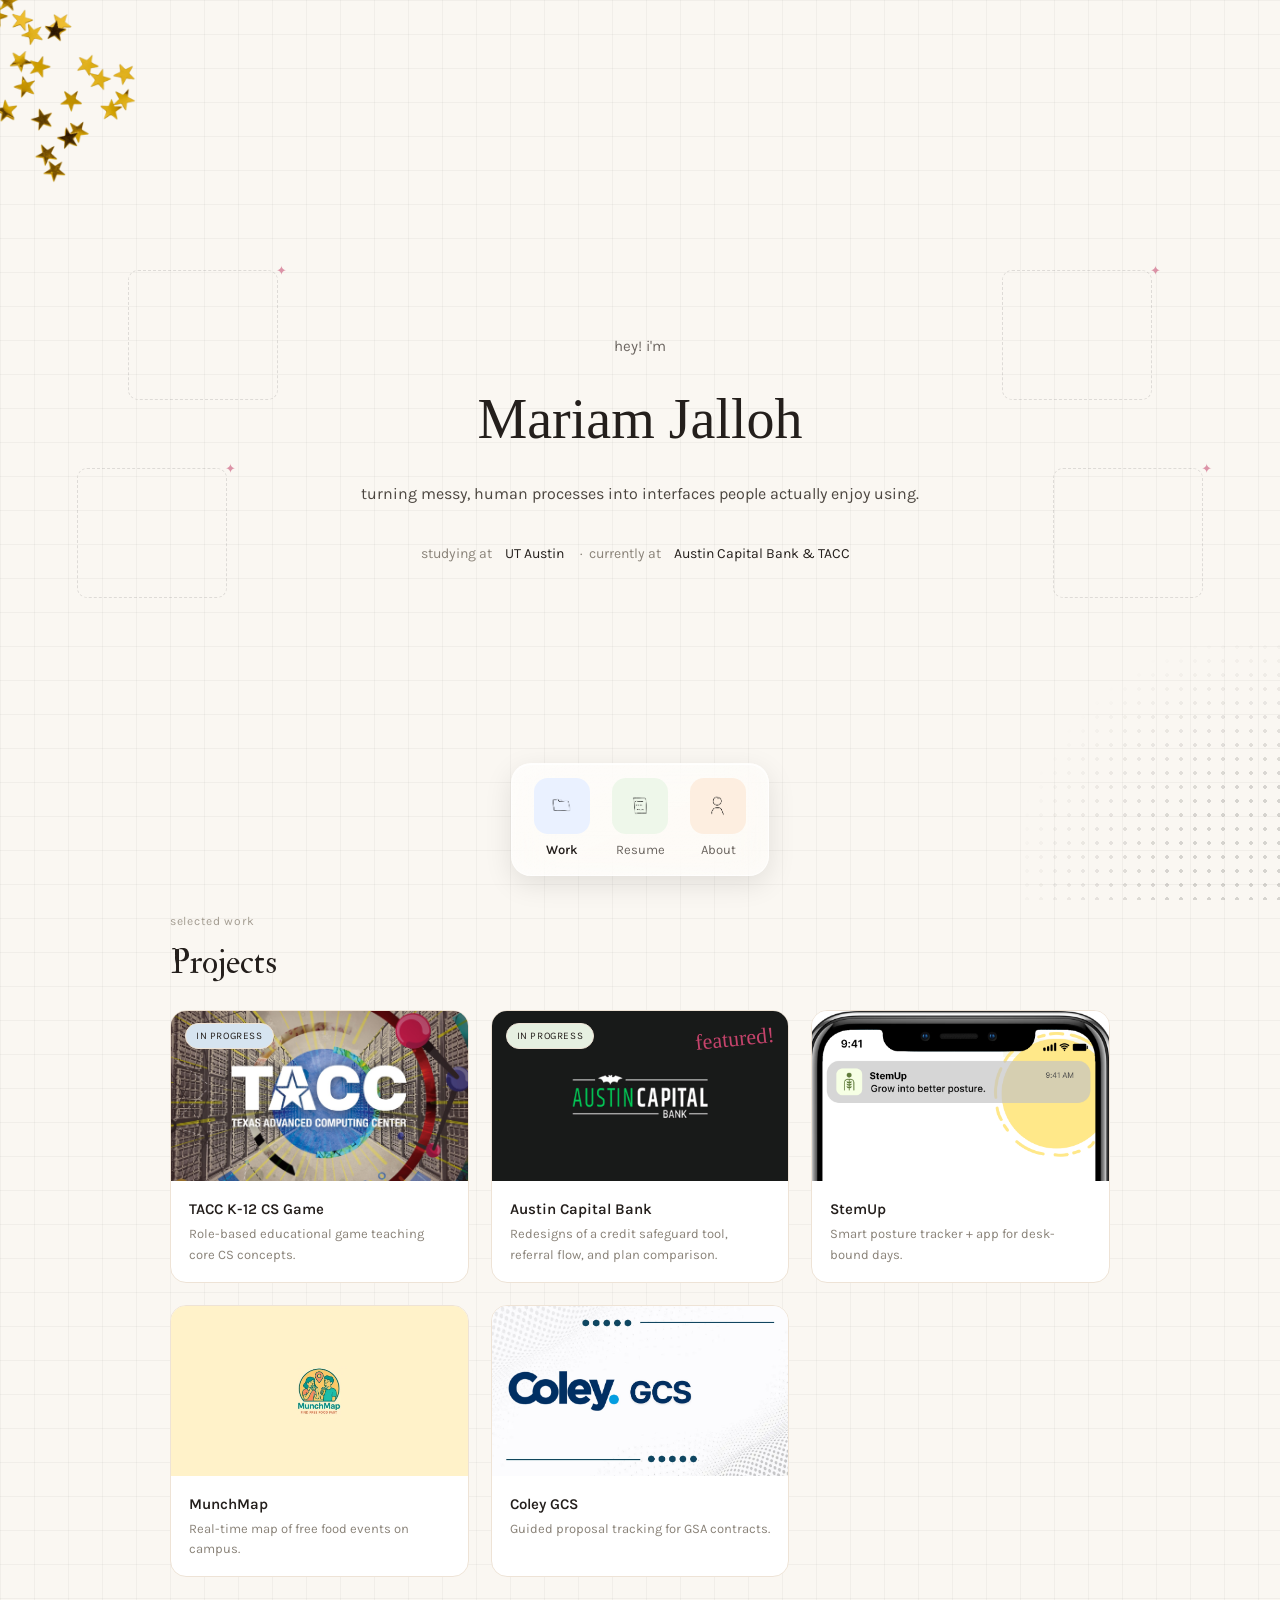
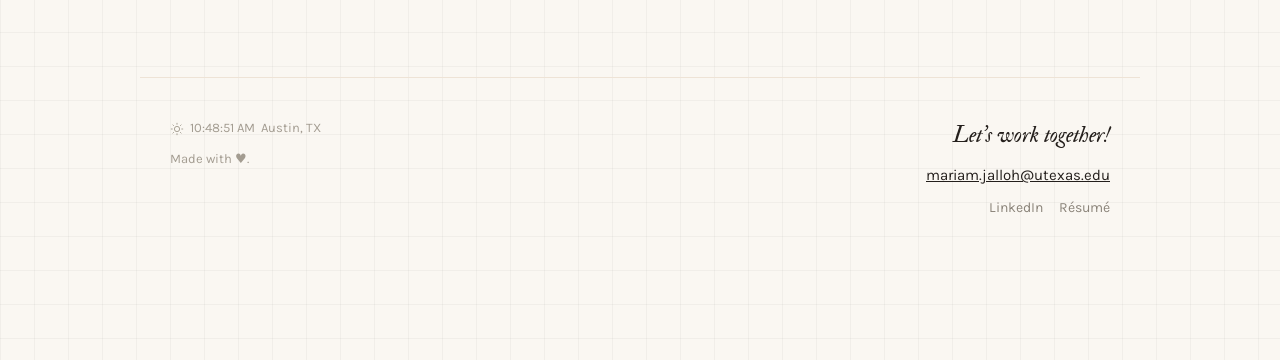
<file: index.html>
<!DOCTYPE html>
<html lang="en">
<head>
<meta charset="utf-8">
<meta name="viewport" content="width=device-width, initial-scale=1">
<title>Mariam Jalloh — UX Designer</title>
<meta name="description" content="Mariam Jalloh — UX designer turning messy, human processes into interfaces people actually enjoy using. Studying at UT Austin, currently at Austin Capital Bank &amp; TACC.">
<link rel="preconnect" href="https://fonts.googleapis.com">
<link rel="preconnect" href="https://fonts.gstatic.com" crossorigin>
<link href="https://fonts.googleapis.com/css2?family=Homemade+Apple&family=IM+Fell+Double+Pica:ital@0;1&family=Karla:ital,wght@0,400;0,500;0,600;0,700;1,400&display=swap" rel="stylesheet">
<link rel="icon" type="image/png" href="assets/favicon.png">
<link rel="stylesheet" href="styles.css">
</head>
<body>

<div class="corner-dots" aria-hidden="true"></div>
<img class="stars-decal" src="assets/home-stars.png" alt="" aria-hidden="true">

<main class="page">

  <section class="hero">

    <div class="hero-spot hero-spot--sketch" aria-hidden="true">
      <div class="hero-spot__media"><img src="assets/home-spot-sketch.gif" alt=""></div>
    </div>
    <div class="hero-spot hero-spot--snapshot" aria-hidden="true">
      <div class="hero-spot__media"><img src="assets/home-spot-snapshot.gif" alt=""></div>
    </div>
    <div class="hero-spot hero-spot--moment" aria-hidden="true">
      <div class="hero-spot__media"><img src="assets/home-spot-moment.gif" alt=""></div>
    </div>
    <div class="hero-spot hero-spot--friends" aria-hidden="true">
      <div class="hero-spot__media"><img src="assets/home-spot-friends.gif" alt=""></div>
    </div>

    <p class="hero-hi">hey! i'm</p>

    <div class="hero-name-wrap">
      <div class="name-peek" aria-hidden="true">
        <img src="assets/hero-name-peek.png" alt="">
      </div>
      <h1 class="hero-name">Mariam Jalloh</h1>
    </div>

    <p class="hero-tagline">turning messy, human processes into interfaces people actually enjoy using.</p>

    <p class="hero-meta">
      studying at
      <span class="pill">
        <span class="hookem-peek" aria-hidden="true"><img src="assets/hook-em.png" alt=""></span>
        UT Austin
      </span>
      &nbsp;·&nbsp; currently at
      <span class="pill pill-underline">Austin Capital Bank &amp; TACC</span>
    </p>
  </section>

  <section class="wrap-wide" id="work" style="padding-bottom:40px;">
    <p class="eyebrow">selected work</p>
    <h2 class="h-serif" style="margin:4px 0 26px;">Projects</h2>

    <div class="project-grid">

      <a class="project-card" href="projects/tacc.html">
        <div class="project-card__media" style="background:#f2d9e2;">
          <img src="assets/tacc-social-preview.jpg" alt="Texas Advanced Computing Center">
        </div>
        <div class="project-card__body">
          <div class="project-card__title">TACC K-12 CS Game</div>
          <div class="project-card__blurb">Role-based educational game teaching core CS concepts.</div>
        </div>
        <span class="badge-progress" style="background:#d6e4f0;">in progress</span>
      </a>

      <a class="project-card" href="projects/acb.html">
        <div class="project-card__media" style="background:#e6f0e1;">
          <img src="assets/acb-logo-full.jpg" alt="Austin Capital Bank">
        </div>
        <div class="project-card__body">
          <div class="project-card__title">Austin Capital Bank</div>
          <div class="project-card__blurb">Redesigns of a credit safeguard tool, referral flow, and plan comparison.</div>
        </div>
        <span class="badge-featured">featured!</span>
        <span class="badge-progress" style="background:#e6f0e1;">in progress</span>
      </a>

      <a class="project-card" href="projects/stemup.html">
        <div class="project-card__media" style="background:#e6f0e1;">
          <img src="assets/stemup-card-cover.png" alt="StemUp posture notification">
        </div>
        <div class="project-card__body">
          <div class="project-card__title">StemUp</div>
          <div class="project-card__blurb">Smart posture tracker + app for desk-bound days.</div>
        </div>
      </a>

      <a class="project-card" href="projects/munchmap.html">
        <div class="project-card__media" style="background:#f6e0c8;">
          <img src="assets/munchmap-cover.webp" alt="MunchMap">
        </div>
        <div class="project-card__body">
          <div class="project-card__title">MunchMap</div>
          <div class="project-card__blurb">Real-time map of free food events on campus.</div>
        </div>
      </a>

      <a class="project-card" href="projects/coley.html">
        <div class="project-card__media" style="background:#efe9e2;">
          <img src="assets/coley-cover.jpg" alt="Coley GCS">
        </div>
        <div class="project-card__body">
          <div class="project-card__title">Coley GCS</div>
          <div class="project-card__blurb">Guided proposal tracking for GSA contracts.</div>
        </div>
      </a>

    </div>
  </section>

</main>

<footer class="site-footer">
  <div class="footer-left">
    <div class="footer-clock">
      <svg data-clock-sun width="14" height="14" viewBox="0 0 24 24" fill="none" stroke="currentColor" stroke-width="1.6" aria-hidden="true">
        <circle cx="12" cy="12" r="4.5"></circle>
        <g class="wx-sun-rays">
          <line x1="12" y1="1.5" x2="12" y2="4.5"></line>
          <line x1="12" y1="19.5" x2="12" y2="22.5"></line>
          <line x1="1.5" y1="12" x2="4.5" y2="12"></line>
          <line x1="19.5" y1="12" x2="22.5" y2="12"></line>
          <line x1="4.5" y1="4.5" x2="6.6" y2="6.6"></line>
          <line x1="17.4" y1="17.4" x2="19.5" y2="19.5"></line>
          <line x1="4.5" y1="19.5" x2="6.6" y2="17.4"></line>
          <line x1="17.4" y1="6.6" x2="19.5" y2="4.5"></line>
        </g>
      </svg>
      <svg data-clock-moon hidden width="14" height="14" viewBox="0 0 24 24" fill="none" stroke="currentColor" stroke-width="1.6" aria-hidden="true">
        <path d="M20 14.5A8.5 8.5 0 1 1 9.5 4a7 7 0 0 0 10.5 10.5z"></path>
      </svg>
      <svg data-weather-cloud hidden width="14" height="14" viewBox="0 0 24 24" fill="none" stroke="currentColor" stroke-width="1.6" aria-hidden="true">
        <path d="M7 18h10.5a3.5 3.5 0 0 0 .5-6.96A5.5 5.5 0 0 0 7.6 9.5 4 4 0 0 0 7 18z"></path>
      </svg>
      <svg data-weather-rain hidden width="14" height="14" viewBox="0 0 24 24" fill="none" stroke="currentColor" stroke-width="1.6" aria-hidden="true">
        <path d="M7 14.5h10a3.2 3.2 0 0 0 .4-6.38A5 5 0 0 0 7.55 6 3.6 3.6 0 0 0 7 14.5z"></path>
        <g class="wx-rain-drops">
          <line x1="8.5" y1="17" x2="7.5" y2="20.5" class="wx-drop wx-drop-1"></line>
          <line x1="12.5" y1="17" x2="11.5" y2="20.5" class="wx-drop wx-drop-2"></line>
          <line x1="16.5" y1="17" x2="15.5" y2="20.5" class="wx-drop wx-drop-3"></line>
        </g>
      </svg>
      <svg data-weather-snow hidden width="14" height="14" viewBox="0 0 24 24" fill="none" stroke="currentColor" stroke-width="1.6" aria-hidden="true">
        <path d="M7 14.5h10a3.2 3.2 0 0 0 .4-6.38A5 5 0 0 0 7.55 6 3.6 3.6 0 0 0 7 14.5z"></path>
        <g class="wx-snow-dots" fill="currentColor" stroke="none">
          <circle cx="8.5" cy="18" r="1" class="wx-dot wx-dot-1"></circle>
          <circle cx="12.5" cy="19.5" r="1" class="wx-dot wx-dot-2"></circle>
          <circle cx="16" cy="18" r="1" class="wx-dot wx-dot-3"></circle>
        </g>
      </svg>
      <span data-clock></span>
      <span>Austin, TX</span>
    </div>
    <div>Made with ♥.</div>
  </div>
  <div class="footer-right">
    <div class="footer-cta">Let's work together!</div>
    <a href="mailto:mariam.jalloh@utexas.edu" style="font-size:15px;">mariam.jalloh@utexas.edu</a>
    <div class="footer-links">
      <a href="https://www.linkedin.com/in/mariam-jalloh-25a253278" target="_blank" rel="noopener">LinkedIn</a>
      <a href="assets/Mariam_Jalloh_Resume.docx" download>Résumé</a>
    </div>
  </div>
</footer>

<nav class="dock" aria-label="Primary">
  <div class="dock__bar">
    <a class="dock__item" href="index.html#work" aria-current="page">
      <span class="dock__icon dock__icon--work"><img src="assets/dock-work.png" alt=""></span>
      <span class="dock__label">Work</span>
    </a>
    <a class="dock__item" href="resume.html">
      <span class="dock__icon dock__icon--resume"><img src="assets/dock-resume.png" alt=""></span>
      <span class="dock__label">Resume</span>
    </a>
    <a class="dock__item" href="about.html">
      <span class="dock__icon dock__icon--about"><img src="assets/dock-about.png" alt=""></span>
      <span class="dock__label">About</span>
    </a>
  </div>
</nav>

<script src="script.js"></script>
</body>
</html>
</file>
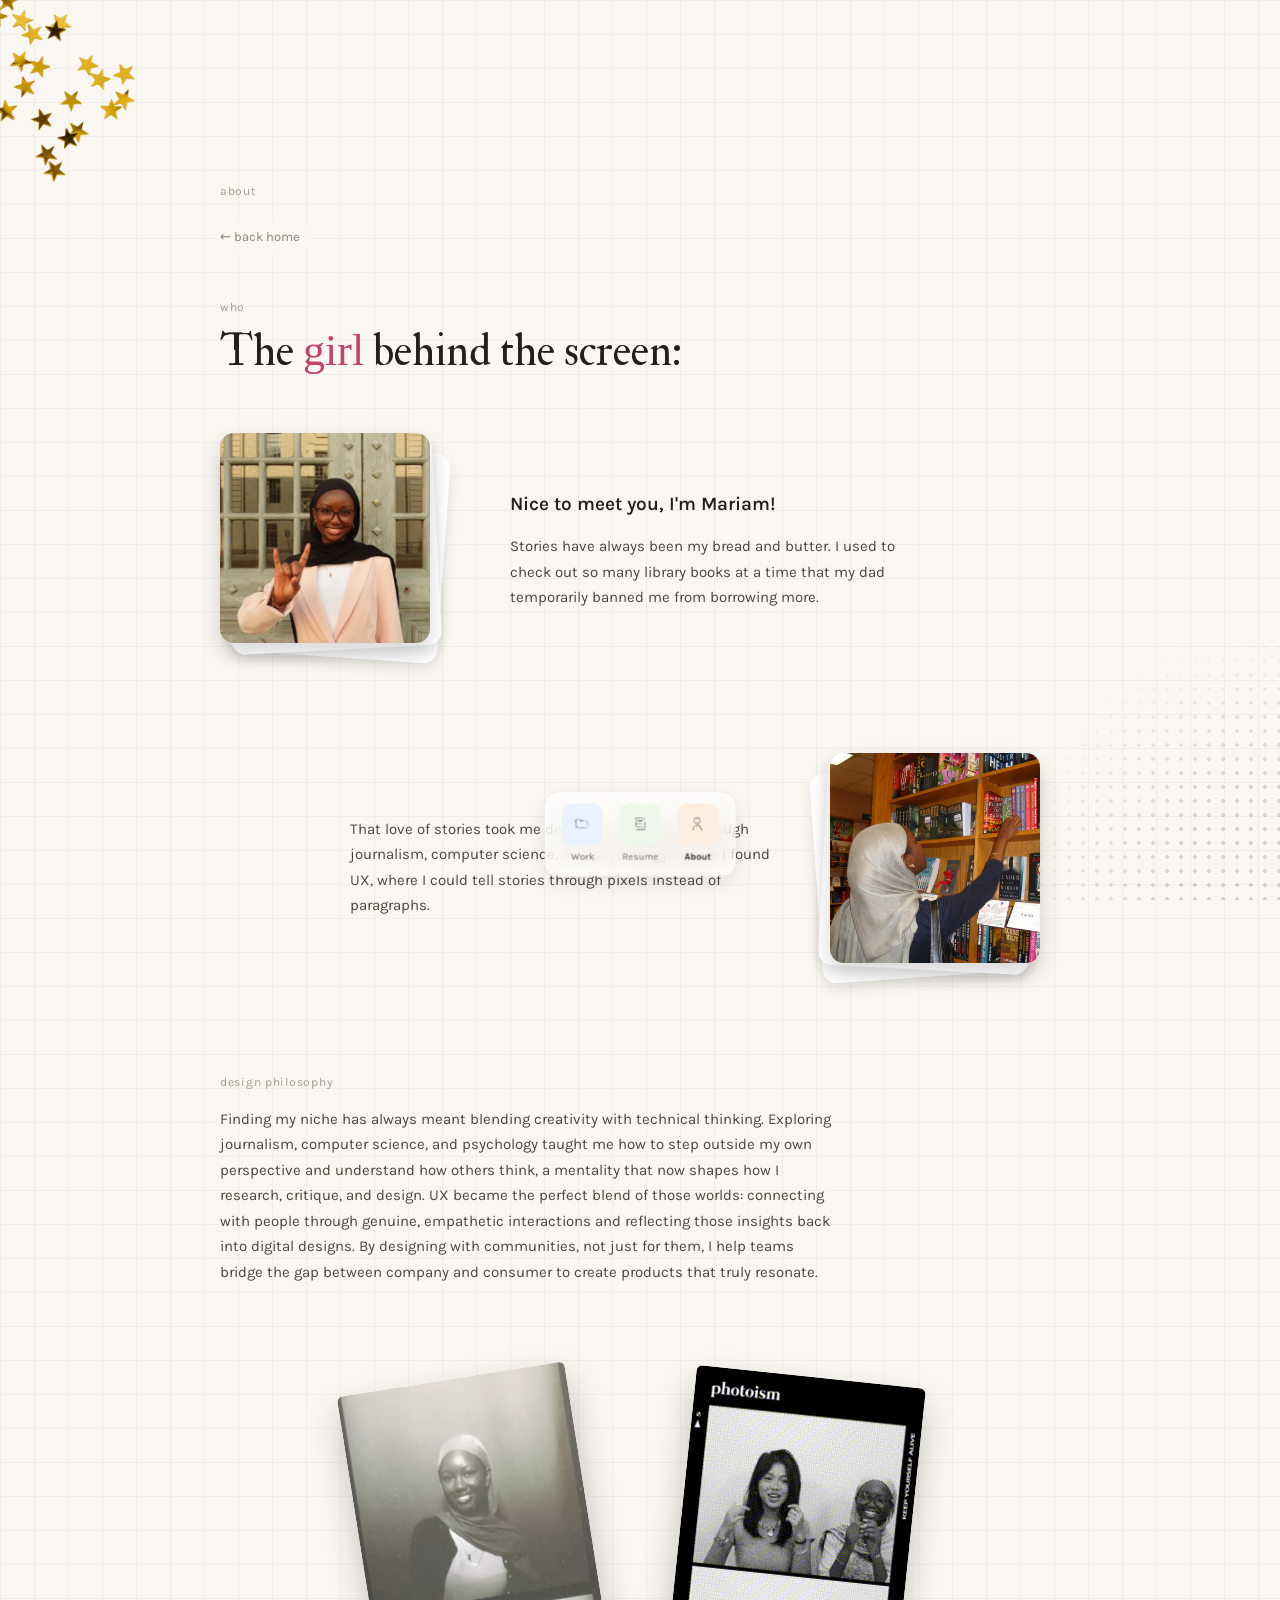
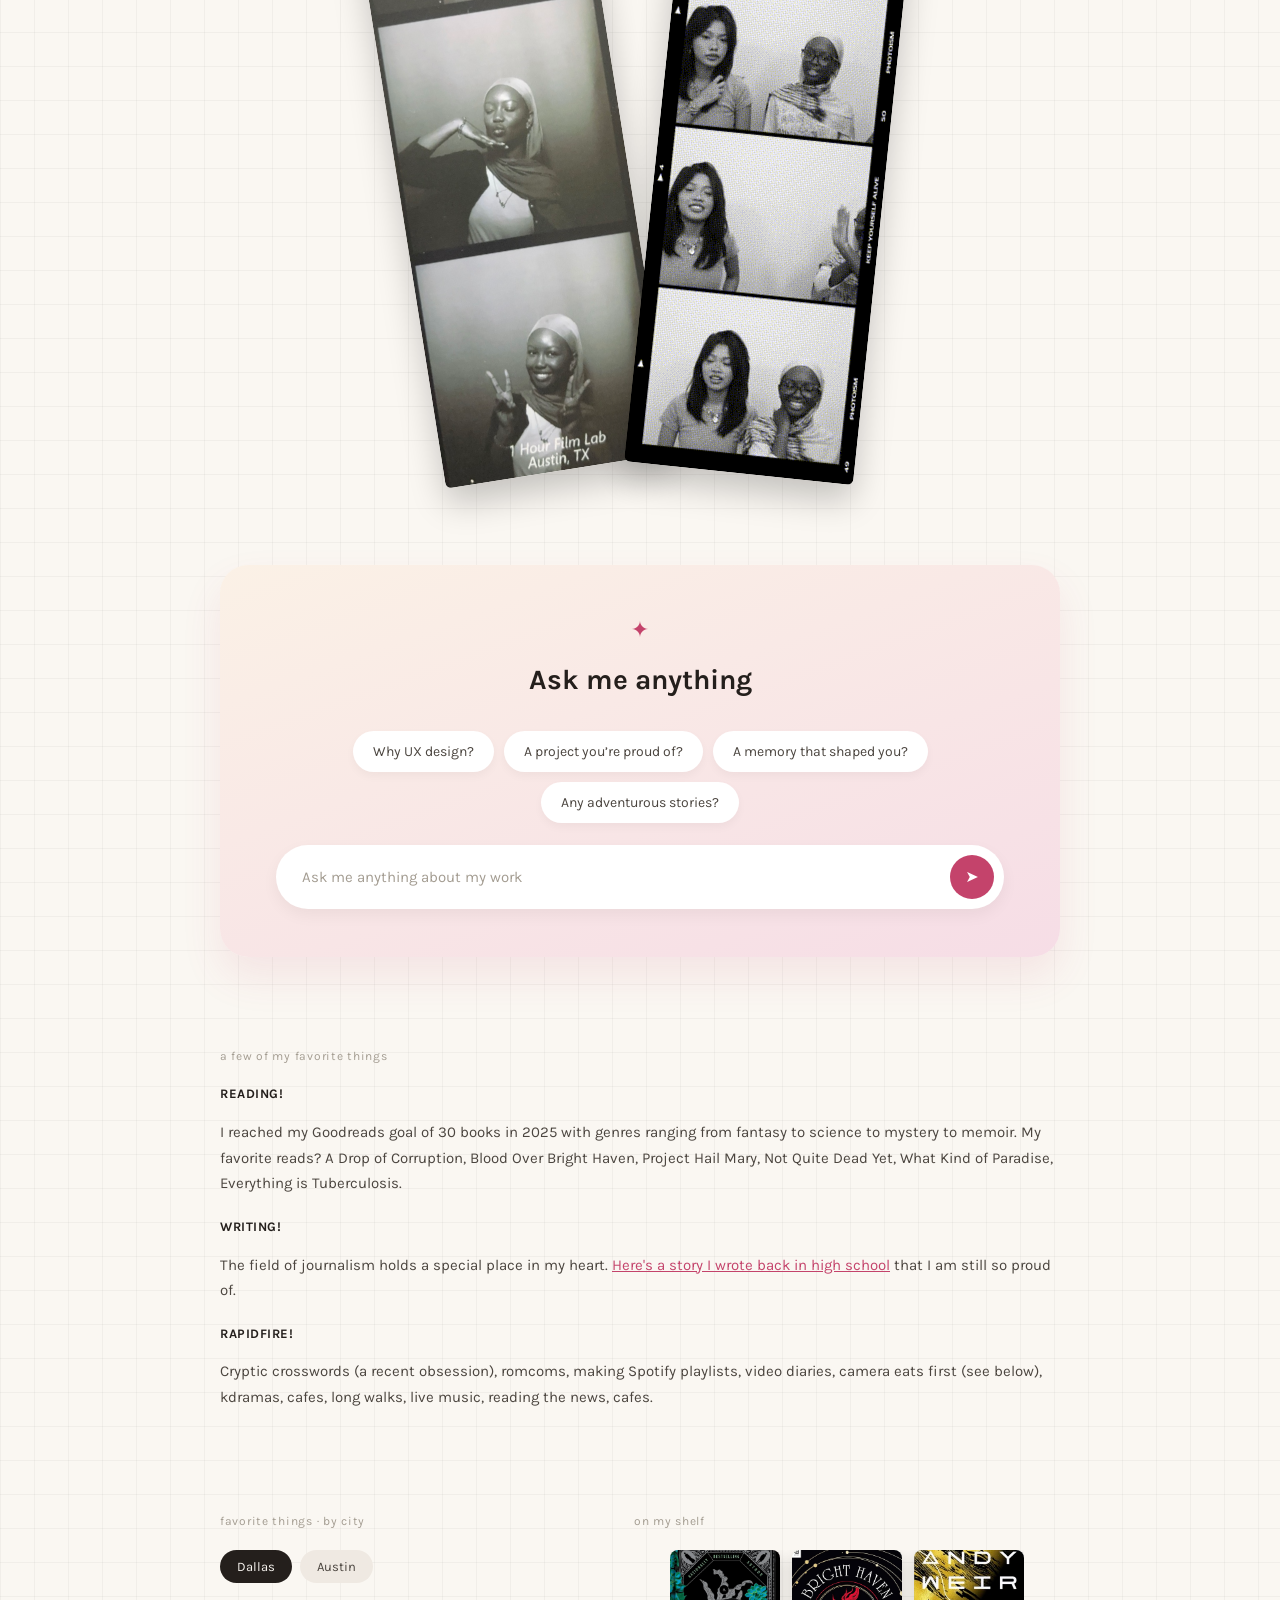
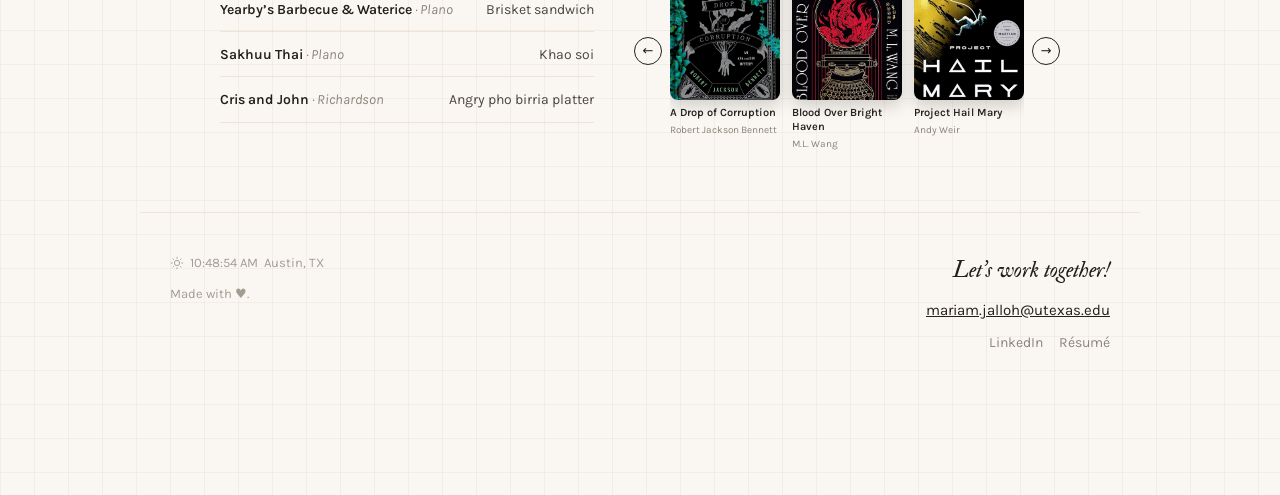
<file: about.html>
<!DOCTYPE html>
<html lang="en">
<head>
<meta charset="utf-8">
<meta name="viewport" content="width=device-width, initial-scale=1">
<title>About — Mariam Jalloh</title>
<meta name="description" content="The girl behind the screen: Mariam Jalloh on stories, journalism, computer science, psychology, and finding UX.">
<link rel="preconnect" href="https://fonts.googleapis.com">
<link rel="preconnect" href="https://fonts.gstatic.com" crossorigin>
<link href="https://fonts.googleapis.com/css2?family=Homemade+Apple&family=IM+Fell+Double+Pica:ital@0;1&family=Karla:ital,wght@0,400;0,500;0,600;0,700;1,400&display=swap" rel="stylesheet">
<link rel="icon" type="image/png" href="assets/favicon.png">
<link rel="stylesheet" href="styles.css">
</head>
<body>

<div class="corner-dots" aria-hidden="true"></div>
<img class="stars-decal" src="assets/home-stars.png" alt="" aria-hidden="true">

<main class="page wrap page-head">

  <p class="eyebrow">about</p>
  <a class="back-link" href="index.html">← back home</a>

  <div style="margin-bottom:56px;">
    <p class="eyebrow" style="margin-bottom:10px;">who</p>
    <h1 class="display">The <span class="script">girl</span> behind the screen:</h1>
  </div>

  <section class="about-row">
    <div class="photo-frame">
      <div class="photo-frame__back" aria-hidden="true"></div>
      <div class="photo-frame__back" aria-hidden="true"></div>
      <div class="photo-frame__main">
        <img src="assets/about-photo-1.jpg" alt="Mariam Jalloh">
      </div>
    </div>
    <div style="max-width:420px;">
      <p class="about-intro-title">Nice to meet you, I'm Mariam!</p>
      <p class="body-text">Stories have always been my bread and butter. I used to check out so many library books at a time that my dad temporarily banned me from borrowing more.</p>
    </div>
  </section>

  <section class="about-row about-row--reverse">
    <div style="max-width:420px;">
      <p class="body-text">That love of stories took me down a winding path, through journalism, computer science, and psychology, before I found UX, where I could tell stories through pixels instead of paragraphs.</p>
    </div>
    <div class="photo-frame photo-frame--flip">
      <div class="photo-frame__back" aria-hidden="true"></div>
      <div class="photo-frame__back" aria-hidden="true"></div>
      <div class="photo-frame__main">
        <img src="assets/about-photo-2.jpg" alt="Mariam Jalloh">
      </div>
    </div>
  </section>

  <section style="margin-bottom:90px;max-width:620px;">
    <p class="eyebrow" style="margin-bottom:14px;">design philosophy</p>
    <p class="body-text">Finding my niche has always meant blending creativity with technical thinking. Exploring journalism, computer science, and psychology taught me how to step outside my own perspective and understand how others think, a mentality that now shapes how I research, critique, and design. UX became the perfect blend of those worlds: connecting with people through genuine, empathetic interactions and reflecting those insights back into digital designs. By designing with communities, not just for them, I help teams bridge the gap between company and consumer to create products that truly resonate.</p>
  </section>

  <section class="media-pair">
    <div class="media-pair__item">
      <img src="assets/about-photo-strip.jpg" alt="Photobooth strip">
    </div>
    <div class="media-pair__item">
      <img src="assets/about-video.gif" alt="Photobooth strip">
    </div>
  </section>

  <section style="margin-bottom:90px;">
    <div class="ama" data-ama>
      <div class="ama__head">
        <div class="ama__spark" aria-hidden="true">✦</div>
        <div class="ama__title">Ask me anything</div>
      </div>
      <div class="ama__chips">
        <button type="button" class="ama__chip" data-ama-chip="why-ux" data-ama-answers='["I started in journalism, crafting stories that resonate. Once I found Informatics with a UX concentration, \"journalism or technology\" stopped being a choice I had to make, design let me do both.","Journalism taught me to find the story; UX taught me to build the thing that tells it. Both are about making something clear enough that people act on it.","I like problems where the answer changes depending on who you ask. UX keeps me talking to real people instead of guessing."]'>Why UX design?</button>
        <button type="button" class="ama__chip" data-ama-chip="proud" data-ama-answers='["StemUp, a posture-tracking app where I designed a plant metaphor so real-time posture data felt encouraging instead of corrective. We won Best Design among 18 teams.","The \"Past Due Defender\" redesign at Austin Capital Bank, turning a confusing status label into something customers could actually trust.","Probably StemUp still. Watching people warm up to a plant growing instead of a red warning icon was a small, satisfying win."]'>A project you’re proud of?</button>
        <button type="button" class="ama__chip" data-ama-chip="memory" data-ama-answers='["Writing a book with my elementary school friends on our Chromebooks. I still have my hand-me-down copy of \"The Big Book of Awesomeness.\"","That same Chromebook book, honestly. It’s the first time I remember making something just because I wanted it to exist.","Realizing in middle school that I liked figuring out why something confused people more than I liked being right."]'>A memory that shaped you?</button>
        <button type="button" class="ama__chip" data-ama-chip="adventure" data-ama-answers='["Running through a downpour in a drenched hijab to make it to Kode with Klossy. Coding a sustainable fashion site was worth it.","Showing up to Kode with Klossy soaked head to toe and still finishing the project on time.","Nothing beats sprinting through a storm for a coding workshop and not regretting it once."]'>Any adventurous stories?</button>
      </div>

      <div class="ama__q-row" data-ama-q-row hidden>
        <div class="ama__q" data-ama-q></div>
      </div>
      <div class="ama__a" data-ama-a hidden></div>
      <div data-ama-loading hidden style="display:flex;gap:5px;margin-bottom:18px;padding:0 4px;">
        <span style="width:7px;height:7px;border-radius:50%;background:#c4436b;opacity:.5;"></span>
        <span style="width:7px;height:7px;border-radius:50%;background:#c4436b;opacity:.5;"></span>
        <span style="width:7px;height:7px;border-radius:50%;background:#c4436b;opacity:.5;"></span>
      </div>

      <div class="ama__hint">
        <span data-ama-hint tabindex="0" role="button">Ask me anything about my work</span>
        <span class="ama__send" aria-hidden="true">➤</span>
      </div>
    </div>
  </section>

  <section style="margin:90px 0;max-width:940px;">
    <p class="eyebrow" style="margin-bottom:18px;">a few of my favorite things</p>
    <div class="fav-block">
      <div class="fav-block__label">READING!</div>
      <p class="body-text">I reached my Goodreads goal of 30 books in 2025 with genres ranging from fantasy to science to mystery to memoir. My favorite reads? A Drop of Corruption, Blood Over Bright Haven, Project Hail Mary, Not Quite Dead Yet, What Kind of Paradise, Everything is Tuberculosis.</p>
    </div>
    <div class="fav-block">
      <div class="fav-block__label">WRITING!</div>
      <p class="body-text">The field of journalism holds a special place in my heart. <a href="https://docs.google.com/document/d/e/2PACX-1vQDZKnupocSLJISwjZndMbJcgHS_3tezP24f_F-t13jOW1J1uBHcnqvdY6mqdqyKXq5F79l9CjU0WM-/pub" target="_blank" rel="noopener" style="color:#c4436b;">Here's a story I wrote back in high school</a> that I am still so proud of.</p>
    </div>
    <div class="fav-block">
      <div class="fav-block__label">RAPIDFIRE!</div>
      <p class="body-text">Cryptic crosswords (a recent obsession), romcoms, making Spotify playlists, video diaries, camera eats first (see below), kdramas, cafes, long walks, live music, reading the news, cafes.</p>
    </div>
  </section>

  <section class="about-split" style="margin-bottom:60px;">
    <div style="max-width:400px;">
      <p class="eyebrow" style="margin-bottom:18px;">favorite things · by city</p>

      <div class="tab-row" data-tabs role="tablist" aria-label="Favorite things by city">
        <button type="button" class="tab" role="tab" aria-selected="true" aria-controls="city-dallas">Dallas</button>
        <button type="button" class="tab" role="tab" aria-selected="false" tabindex="-1" aria-controls="city-austin">Austin</button>
      </div>

      <div class="fav-list" id="city-dallas" role="tabpanel">
        <div class="fav-item">
          <div><span class="fav-item__name">Yearby’s Barbecue &amp; Waterice</span> <span class="fav-item__loc">· Plano</span></div>
          <div class="fav-item__dish"><span class="fav-item__peek"><img src="assets/fav-dallas-1.jpg" alt=""></span>Brisket sandwich</div>
        </div>
        <div class="fav-item">
          <div><span class="fav-item__name">Sakhuu Thai</span> <span class="fav-item__loc">· Plano</span></div>
          <div class="fav-item__dish"><span class="fav-item__peek"><img src="assets/fav-dallas-2.jpeg" alt=""></span>Khao soi</div>
        </div>
        <div class="fav-item">
          <div><span class="fav-item__name">Cris and John</span> <span class="fav-item__loc">· Richardson</span></div>
          <div class="fav-item__dish"><span class="fav-item__peek"><img src="assets/fav-dallas-3.jpeg" alt=""></span>Angry pho birria platter</div>
        </div>
      </div>

      <div class="fav-list" id="city-austin" role="tabpanel" hidden>
        <div class="fav-item">
          <div><span class="fav-item__name">Mori</span> <span class="fav-item__loc">· Popup</span></div>
          <div class="fav-item__dish"><span class="fav-item__peek"><img src="assets/fav-austin-mori.jpeg" alt=""></span>Banana bread matcha</div>
        </div>
        <div class="fav-item">
          <div><span class="fav-item__name">Kitsu Nori</span> <span class="fav-item__loc">· Zilker</span></div>
          <div class="fav-item__dish"><span class="fav-item__peek"><img src="assets/fav-austin-kitsu-nori.jpg" alt=""></span>Happy hour handrolls</div>
        </div>
        <div class="fav-item">
          <div><span class="fav-item__name">Green Mango</span> <span class="fav-item__loc">· Lake Travis</span></div>
          <div class="fav-item__dish"><span class="fav-item__peek"><img src="assets/fav-austin-green-mango.jpeg" alt=""></span>Pad kee mao</div>
        </div>
      </div>
    </div>

    <div class="shelf-col">
      <p class="eyebrow" style="margin-bottom:18px;">on my shelf</p>
      <div class="shelf" data-shelf>
        <button type="button" class="shelf__btn" data-shelf-prev aria-label="Previous books">←</button>
        <div class="shelf__window">
          <div class="shelf__track">
            <div class="book">
              <div class="book__cover book__cover--photo"><img src="assets/book-drop-of-corruption.jpg" alt="A Drop of Corruption cover"></div>
              <div class="book__title">A Drop of Corruption</div>
              <div class="book__author">Robert Jackson Bennett</div>
            </div>
            <div class="book">
              <div class="book__cover book__cover--photo"><img src="assets/book-blood-over-bright-haven.jpg" alt="Blood Over Bright Haven cover"></div>
              <div class="book__title">Blood Over Bright Haven</div>
              <div class="book__author">M.L. Wang</div>
            </div>
            <div class="book">
              <div class="book__cover book__cover--photo"><img src="assets/book-project-hail-mary.jpg" alt="Project Hail Mary cover"></div>
              <div class="book__title">Project Hail Mary</div>
              <div class="book__author">Andy Weir</div>
            </div>
            <div class="book">
              <div class="book__cover book__cover--photo"><img src="assets/book-not-quite-dead-yet.jpg" alt="Not Quite Dead Yet cover"></div>
              <div class="book__title">Not Quite Dead Yet</div>
              <div class="book__author">Holly Jackson</div>
            </div>
            <div class="book">
              <div class="book__cover book__cover--photo"><img src="assets/book-what-kind-of-paradise.jpg" alt="What Kind of Paradise cover"></div>
              <div class="book__title">What Kind of Paradise</div>
              <div class="book__author">Janelle Brown</div>
            </div>
            <div class="book">
              <div class="book__cover book__cover--photo"><img src="assets/book-everything-is-tuberculosis.jpg" alt="Everything Is Tuberculosis cover"></div>
              <div class="book__title">Everything Is Tuberculosis</div>
              <div class="book__author">John Green</div>
            </div>
          </div>
        </div>
        <button type="button" class="shelf__btn" data-shelf-next aria-label="Next books">→</button>
      </div>
    </div>
  </section>

</main>

<footer class="site-footer">
  <div class="footer-left">
    <div class="footer-clock">
      <svg data-clock-sun width="14" height="14" viewBox="0 0 24 24" fill="none" stroke="currentColor" stroke-width="1.6" aria-hidden="true">
        <circle cx="12" cy="12" r="4.5"></circle>
        <g class="wx-sun-rays">
          <line x1="12" y1="1.5" x2="12" y2="4.5"></line>
          <line x1="12" y1="19.5" x2="12" y2="22.5"></line>
          <line x1="1.5" y1="12" x2="4.5" y2="12"></line>
          <line x1="19.5" y1="12" x2="22.5" y2="12"></line>
          <line x1="4.5" y1="4.5" x2="6.6" y2="6.6"></line>
          <line x1="17.4" y1="17.4" x2="19.5" y2="19.5"></line>
          <line x1="4.5" y1="19.5" x2="6.6" y2="17.4"></line>
          <line x1="17.4" y1="6.6" x2="19.5" y2="4.5"></line>
        </g>
      </svg>
      <svg data-clock-moon hidden width="14" height="14" viewBox="0 0 24 24" fill="none" stroke="currentColor" stroke-width="1.6" aria-hidden="true">
        <path d="M20 14.5A8.5 8.5 0 1 1 9.5 4a7 7 0 0 0 10.5 10.5z"></path>
      </svg>
      <svg data-weather-cloud hidden width="14" height="14" viewBox="0 0 24 24" fill="none" stroke="currentColor" stroke-width="1.6" aria-hidden="true">
        <path d="M7 18h10.5a3.5 3.5 0 0 0 .5-6.96A5.5 5.5 0 0 0 7.6 9.5 4 4 0 0 0 7 18z"></path>
      </svg>
      <svg data-weather-rain hidden width="14" height="14" viewBox="0 0 24 24" fill="none" stroke="currentColor" stroke-width="1.6" aria-hidden="true">
        <path d="M7 14.5h10a3.2 3.2 0 0 0 .4-6.38A5 5 0 0 0 7.55 6 3.6 3.6 0 0 0 7 14.5z"></path>
        <g class="wx-rain-drops">
          <line x1="8.5" y1="17" x2="7.5" y2="20.5" class="wx-drop wx-drop-1"></line>
          <line x1="12.5" y1="17" x2="11.5" y2="20.5" class="wx-drop wx-drop-2"></line>
          <line x1="16.5" y1="17" x2="15.5" y2="20.5" class="wx-drop wx-drop-3"></line>
        </g>
      </svg>
      <svg data-weather-snow hidden width="14" height="14" viewBox="0 0 24 24" fill="none" stroke="currentColor" stroke-width="1.6" aria-hidden="true">
        <path d="M7 14.5h10a3.2 3.2 0 0 0 .4-6.38A5 5 0 0 0 7.55 6 3.6 3.6 0 0 0 7 14.5z"></path>
        <g class="wx-snow-dots" fill="currentColor" stroke="none">
          <circle cx="8.5" cy="18" r="1" class="wx-dot wx-dot-1"></circle>
          <circle cx="12.5" cy="19.5" r="1" class="wx-dot wx-dot-2"></circle>
          <circle cx="16" cy="18" r="1" class="wx-dot wx-dot-3"></circle>
        </g>
      </svg>
      <span data-clock></span>
      <span>Austin, TX</span>
    </div>
    <div>Made with ♥.</div>
  </div>
  <div class="footer-right">
    <div class="footer-cta">Let's work together!</div>
    <a href="mailto:mariam.jalloh@utexas.edu" style="font-size:15px;">mariam.jalloh@utexas.edu</a>
    <div class="footer-links">
      <a href="https://www.linkedin.com/in/mariam-jalloh-25a253278" target="_blank" rel="noopener">LinkedIn</a>
      <a href="assets/Mariam_Jalloh_Resume.docx" download>Résumé</a>
    </div>
  </div>
</footer>

<nav class="dock" aria-label="Primary">
  <div class="dock__bar">
    <a class="dock__item" href="index.html#work">
      <span class="dock__icon dock__icon--work"><img src="assets/dock-work.png" alt=""></span>
      <span class="dock__label">Work</span>
    </a>
    <a class="dock__item" href="resume.html">
      <span class="dock__icon dock__icon--resume"><img src="assets/dock-resume.png" alt=""></span>
      <span class="dock__label">Resume</span>
    </a>
    <a class="dock__item" href="about.html" aria-current="page">
      <span class="dock__icon dock__icon--about"><img src="assets/dock-about.png" alt=""></span>
      <span class="dock__label">About</span>
    </a>
  </div>
</nav>

<script src="script.js"></script>
</body>
</html>
</file>
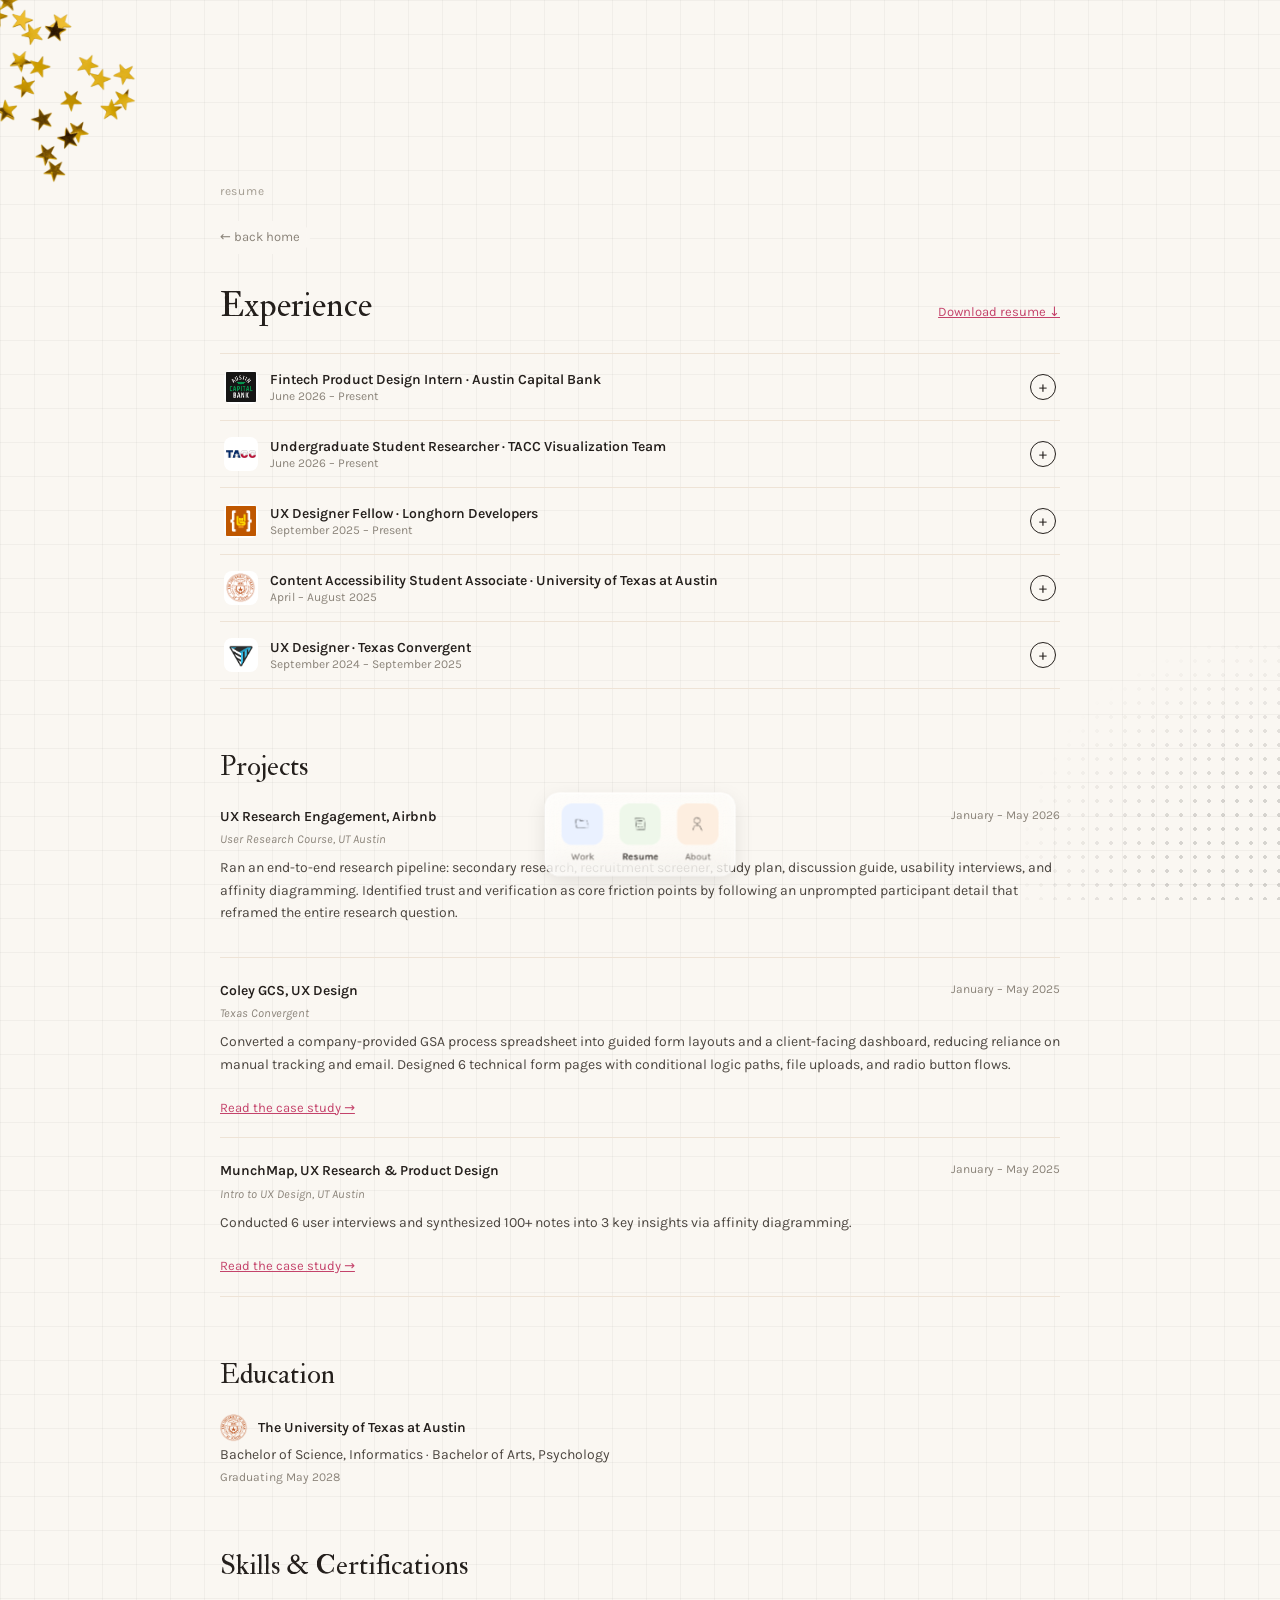
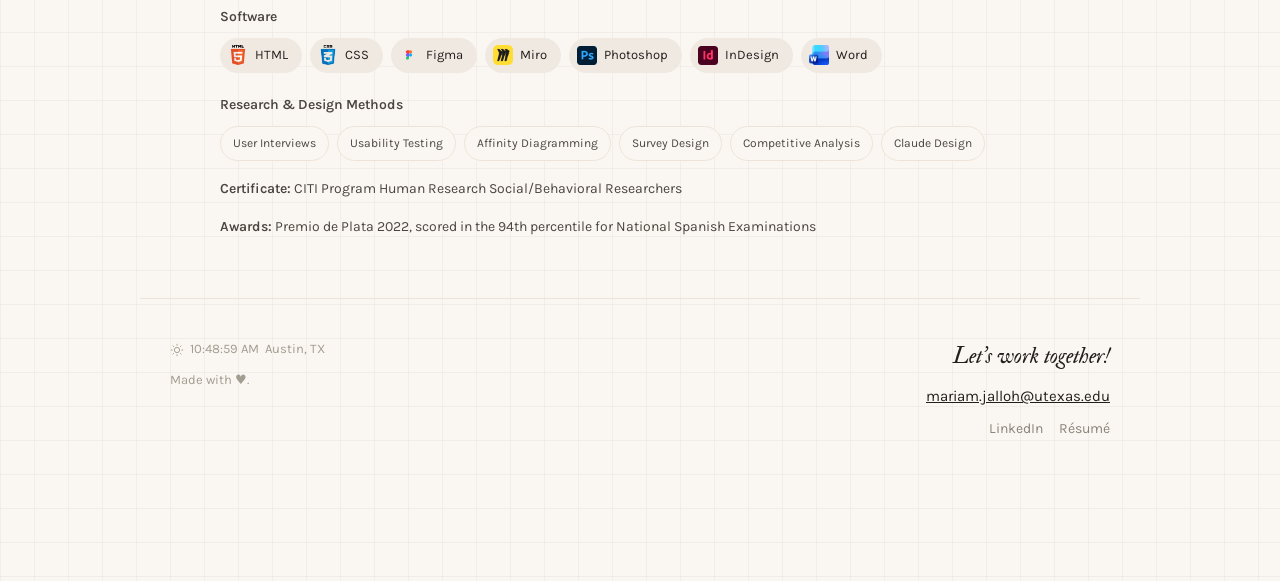
<file: resume.html>
<!DOCTYPE html>
<html lang="en">
<head>
<meta charset="utf-8">
<meta name="viewport" content="width=device-width, initial-scale=1">
<title>Resume — Mariam Jalloh</title>
<meta name="description" content="Mariam Jalloh's experience, projects, education, skills and certifications.">
<link rel="preconnect" href="https://fonts.googleapis.com">
<link rel="preconnect" href="https://fonts.gstatic.com" crossorigin>
<link href="https://fonts.googleapis.com/css2?family=Homemade+Apple&family=IM+Fell+Double+Pica:ital@0;1&family=Karla:ital,wght@0,400;0,500;0,600;0,700;1,400&display=swap" rel="stylesheet">
<link rel="icon" type="image/png" href="assets/favicon.png">
<link rel="stylesheet" href="styles.css">
</head>
<body>

<div class="corner-dots" aria-hidden="true"></div>
<img class="stars-decal" src="assets/home-stars.png" alt="" aria-hidden="true">

<main class="page wrap page-head">

  <p class="eyebrow">resume</p>
  <a class="back-link" href="index.html">← back home</a>

  <div class="resume-head">
    <h1 class="h-serif">Experience</h1>
    <a class="download-link" href="assets/Mariam_Jalloh_Resume.docx" download>Download resume ↓</a>
  </div>

  <div class="accordion">

    <div class="acc-item">
      <button type="button" class="acc-trigger" aria-expanded="false">
        <span class="acc-trigger__left">
          <span class="acc-logo"><img src="assets/acb-logo.png" alt=""></span>
          <span>
            <span class="acc-title">Fintech Product Design Intern · Austin Capital Bank</span><br>
            <span class="acc-dates">June 2026 – Present</span>
          </span>
        </span>
        <span class="acc-plus" aria-hidden="true">+</span>
      </button>
      <div class="acc-panel"><div>
        <div class="acc-body">
          <div class="bullet-list">
            <div>· Redesigned "Past Due Defender," a top recurring issue found via customer support call analysis, simplifying 6 conditional status and eligibility outcomes into one clear status view.</div>
            <div>· Owned the end-to-end design workflow from ticket to handoff: competitor research, Figma drafts, AI-assisted iteration in Claude Design, and stakeholder review with manager and team before passing to developers.</div>
            <div>· Ran 3 usability sessions comparing two plan-comparison-page redesigns with fellow interns to resolve a recurring customer confusion point.</div>
            <div>· Redesigned the Refer a Friend page around one clear action; early results show referred leads up 37% per day (21.8 to 29.9) and signed contracts up 23% per day (11.4 to 14) in the eight days after launch.</div>
          </div>
        </div>
      </div></div>
    </div>

    <div class="acc-item">
      <button type="button" class="acc-trigger" aria-expanded="false">
        <span class="acc-trigger__left">
          <span class="acc-logo"><img src="assets/tacc-logo.png" alt=""></span>
          <span>
            <span class="acc-title">Undergraduate Student Researcher · TACC Visualization Team</span><br>
            <span class="acc-dates">June 2026 – Present</span>
          </span>
        </span>
        <span class="acc-plus" aria-hidden="true">+</span>
      </button>
      <div class="acc-panel"><div>
        <div class="acc-body">
          <div class="bullet-list">
            <div>· Designing and testing an educational game with 4 role-based tracks teaching K-12 students core CS concepts through gameplay.</div>
            <div>· Built pre/post survey and interview instruments in Qualtrics, targeting 100 participant interviews to measure learning gains and shifts in CS interest.</div>
            <div>· Managing IRB documentation (REDCap, DocuSign) for a research study involving minors.</div>
          </div>
        </div>
      </div></div>
    </div>

    <div class="acc-item">
      <button type="button" class="acc-trigger" aria-expanded="false">
        <span class="acc-trigger__left">
          <span class="acc-logo"><img src="assets/longhorn-devs-logo.png" alt=""></span>
          <span>
            <span class="acc-title">UX Designer Fellow · Longhorn Developers</span><br>
            <span class="acc-dates">September 2025 – Present</span>
          </span>
        </span>
        <span class="acc-plus" aria-hidden="true">+</span>
      </button>
      <div class="acc-panel"><div>
        <div class="acc-body">
          <div class="bullet-list">
            <div>· Prototyping a degree-planning Chrome extension in Figma, unifying degree tracking tasks for the entire UT Austin student body (~50,000 students).</div>
            <div>· Synthesizing complex degree requirements into scannable designs based on student pain points.</div>
          </div>
        </div>
      </div></div>
    </div>

    <div class="acc-item">
      <button type="button" class="acc-trigger" aria-expanded="false">
        <span class="acc-trigger__left">
          <span class="acc-logo"><img src="assets/ut-austin-seal.png" alt=""></span>
          <span>
            <span class="acc-title">Content Accessibility Student Associate · University of Texas at Austin</span><br>
            <span class="acc-dates">April – August 2025</span>
          </span>
        </span>
        <span class="acc-plus" aria-hidden="true">+</span>
      </button>
      <div class="acc-panel"><div>
        <div class="acc-body">
          <div class="bullet-list">
            <div>· Verified alt text, tags, and document structure for screen reader compatibility across 48 course materials.</div>
            <div>· Supported accessibility for a course of 149 students.</div>
          </div>
        </div>
      </div></div>
    </div>

    <div class="acc-item">
      <button type="button" class="acc-trigger" aria-expanded="false">
        <span class="acc-trigger__left">
          <span class="acc-logo"><img src="assets/texas-convergent-logo.png" alt=""></span>
          <span>
            <span class="acc-title">UX Designer · Texas Convergent</span><br>
            <span class="acc-dates">September 2024 – September 2025</span>
          </span>
        </span>
        <span class="acc-plus" aria-hidden="true">+</span>
      </button>
      <div class="acc-panel"><div>
        <div class="acc-body">
          <div class="bullet-list">
            <div>· Designed interfaces for StemUp, a posture-tracking app, translating sensor data into a plant-based visual metaphor grounded in user behavior.</div>
            <div>· Synthesized feedback from 15 user interviews into a pitch deck; awarded Best Design out of 18 teams.</div>
            <div>· Collaborated across a cross-functional team of 9 spanning design, computer science, and business.</div>
          </div>
        </div>
      </div></div>
    </div>

  </div>

  <h2 class="h-serif-s" style="margin:60px 0 22px;">Projects</h2>

  <div>
    <div class="proj-entry">
      <div class="proj-entry__head">
        <div class="proj-entry__title">UX Research Engagement, Airbnb</div>
        <div class="proj-entry__dates">January – May 2026</div>
      </div>
      <div class="proj-entry__org">User Research Course, UT Austin</div>
      <p class="proj-entry__desc">Ran an end-to-end research pipeline: secondary research, recruitment screener, study plan, discussion guide, usability interviews, and affinity diagramming. Identified trust and verification as core friction points by following an unprompted participant detail that reframed the entire research question.</p>
    </div>

    <div class="proj-entry">
      <div class="proj-entry__head">
        <div class="proj-entry__title">Coley GCS, UX Design</div>
        <div class="proj-entry__dates">January – May 2025</div>
      </div>
      <div class="proj-entry__org">Texas Convergent</div>
      <p class="proj-entry__desc">Converted a company-provided GSA process spreadsheet into guided form layouts and a client-facing dashboard, reducing reliance on manual tracking and email. Designed 6 technical form pages with conditional logic paths, file uploads, and radio button flows.</p>
      <a class="proj-entry__link" href="projects/coley.html">Read the case study →</a>
    </div>

    <div class="proj-entry">
      <div class="proj-entry__head">
        <div class="proj-entry__title">MunchMap, UX Research &amp; Product Design</div>
        <div class="proj-entry__dates">January – May 2025</div>
      </div>
      <div class="proj-entry__org">Intro to UX Design, UT Austin</div>
      <p class="proj-entry__desc">Conducted 6 user interviews and synthesized 100+ notes into 3 key insights via affinity diagramming.</p>
      <a class="proj-entry__link" href="projects/munchmap.html">Read the case study →</a>
    </div>
  </div>

  <h2 class="h-serif-s" style="margin:60px 0 22px;">Education</h2>
  <div class="edu-row">
    <img src="assets/ut-austin-seal.png" alt="UT Austin">
    <div style="font-size:14px;font-weight:600;">The University of Texas at Austin</div>
  </div>
  <p style="font-size:14px;color:#4b453f;margin:2px 0 0;">Bachelor of Science, Informatics · Bachelor of Arts, Psychology</p>
  <p style="font-size:12px;color:#8a8379;margin:2px 0 0;">Graduating May 2028</p>

  <h2 class="h-serif-s" style="margin:60px 0 22px;">Skills &amp; Certifications</h2>
  <div style="font-size:14px;color:#4b453f;line-height:1.7;">
    <div style="font-weight:600;margin-bottom:10px;">Software</div>
    <div class="skill-pills">
      <span class="skill-pill"><span class="skill-logo"><img src="assets/html-logo.png" alt=""></span>HTML</span>
      <span class="skill-pill"><span class="skill-logo"><img src="assets/css-logo.png" alt=""></span>CSS</span>
      <span class="skill-pill"><span class="skill-logo"><img src="assets/figma-logo.png" alt=""></span>Figma</span>
      <span class="skill-pill"><span class="skill-logo"><img src="assets/miro-logo.png" alt=""></span>Miro</span>
      <span class="skill-pill"><span class="skill-logo"><img src="assets/photoshop-logo.webp" alt=""></span>Photoshop</span>
      <span class="skill-pill"><span class="skill-logo"><img src="assets/indesign-logo.webp" alt=""></span>InDesign</span>
      <span class="skill-pill"><span class="skill-logo"><img src="assets/word-logo.webp" alt=""></span>Word</span>
    </div>
    <div style="font-weight:600;margin:20px 0 10px;">Research &amp; Design Methods</div>
    <div class="tool-pills">
      <span class="tool-pill">User Interviews</span>
      <span class="tool-pill">Usability Testing</span>
      <span class="tool-pill">Affinity Diagramming</span>
      <span class="tool-pill">Survey Design</span>
      <span class="tool-pill">Competitive Analysis</span>
      <span class="tool-pill">Claude Design</span>
    </div>
    <p style="margin-top:16px;"><span style="font-weight:600;">Certificate:</span> CITI Program Human Research Social/Behavioral Researchers</p>
    <p style="margin-top:6px;"><span style="font-weight:600;">Awards:</span> Premio de Plata 2022, scored in the 94th percentile for National Spanish Examinations</p>
  </div>

</main>

<footer class="site-footer">
  <div class="footer-left">
    <div class="footer-clock">
      <svg data-clock-sun width="14" height="14" viewBox="0 0 24 24" fill="none" stroke="currentColor" stroke-width="1.6" aria-hidden="true">
        <circle cx="12" cy="12" r="4.5"></circle>
        <g class="wx-sun-rays">
          <line x1="12" y1="1.5" x2="12" y2="4.5"></line>
          <line x1="12" y1="19.5" x2="12" y2="22.5"></line>
          <line x1="1.5" y1="12" x2="4.5" y2="12"></line>
          <line x1="19.5" y1="12" x2="22.5" y2="12"></line>
          <line x1="4.5" y1="4.5" x2="6.6" y2="6.6"></line>
          <line x1="17.4" y1="17.4" x2="19.5" y2="19.5"></line>
          <line x1="4.5" y1="19.5" x2="6.6" y2="17.4"></line>
          <line x1="17.4" y1="6.6" x2="19.5" y2="4.5"></line>
        </g>
      </svg>
      <svg data-clock-moon hidden width="14" height="14" viewBox="0 0 24 24" fill="none" stroke="currentColor" stroke-width="1.6" aria-hidden="true">
        <path d="M20 14.5A8.5 8.5 0 1 1 9.5 4a7 7 0 0 0 10.5 10.5z"></path>
      </svg>
      <svg data-weather-cloud hidden width="14" height="14" viewBox="0 0 24 24" fill="none" stroke="currentColor" stroke-width="1.6" aria-hidden="true">
        <path d="M7 18h10.5a3.5 3.5 0 0 0 .5-6.96A5.5 5.5 0 0 0 7.6 9.5 4 4 0 0 0 7 18z"></path>
      </svg>
      <svg data-weather-rain hidden width="14" height="14" viewBox="0 0 24 24" fill="none" stroke="currentColor" stroke-width="1.6" aria-hidden="true">
        <path d="M7 14.5h10a3.2 3.2 0 0 0 .4-6.38A5 5 0 0 0 7.55 6 3.6 3.6 0 0 0 7 14.5z"></path>
        <g class="wx-rain-drops">
          <line x1="8.5" y1="17" x2="7.5" y2="20.5" class="wx-drop wx-drop-1"></line>
          <line x1="12.5" y1="17" x2="11.5" y2="20.5" class="wx-drop wx-drop-2"></line>
          <line x1="16.5" y1="17" x2="15.5" y2="20.5" class="wx-drop wx-drop-3"></line>
        </g>
      </svg>
      <svg data-weather-snow hidden width="14" height="14" viewBox="0 0 24 24" fill="none" stroke="currentColor" stroke-width="1.6" aria-hidden="true">
        <path d="M7 14.5h10a3.2 3.2 0 0 0 .4-6.38A5 5 0 0 0 7.55 6 3.6 3.6 0 0 0 7 14.5z"></path>
        <g class="wx-snow-dots" fill="currentColor" stroke="none">
          <circle cx="8.5" cy="18" r="1" class="wx-dot wx-dot-1"></circle>
          <circle cx="12.5" cy="19.5" r="1" class="wx-dot wx-dot-2"></circle>
          <circle cx="16" cy="18" r="1" class="wx-dot wx-dot-3"></circle>
        </g>
      </svg>
      <span data-clock></span>
      <span>Austin, TX</span>
    </div>
    <div>Made with ♥.</div>
  </div>
  <div class="footer-right">
    <div class="footer-cta">Let's work together!</div>
    <a href="mailto:mariam.jalloh@utexas.edu" style="font-size:15px;">mariam.jalloh@utexas.edu</a>
    <div class="footer-links">
      <a href="https://www.linkedin.com/in/mariam-jalloh-25a253278" target="_blank" rel="noopener">LinkedIn</a>
      <a href="assets/Mariam_Jalloh_Resume.docx" download>Résumé</a>
    </div>
  </div>
</footer>

<nav class="dock" aria-label="Primary">
  <div class="dock__bar">
    <a class="dock__item" href="index.html#work">
      <span class="dock__icon dock__icon--work"><img src="assets/dock-work.png" alt=""></span>
      <span class="dock__label">Work</span>
    </a>
    <a class="dock__item" href="resume.html" aria-current="page">
      <span class="dock__icon dock__icon--resume"><img src="assets/dock-resume.png" alt=""></span>
      <span class="dock__label">Resume</span>
    </a>
    <a class="dock__item" href="about.html">
      <span class="dock__icon dock__icon--about"><img src="assets/dock-about.png" alt=""></span>
      <span class="dock__label">About</span>
    </a>
  </div>
</nav>

<script src="script.js"></script>
</body>
</html>
</file>
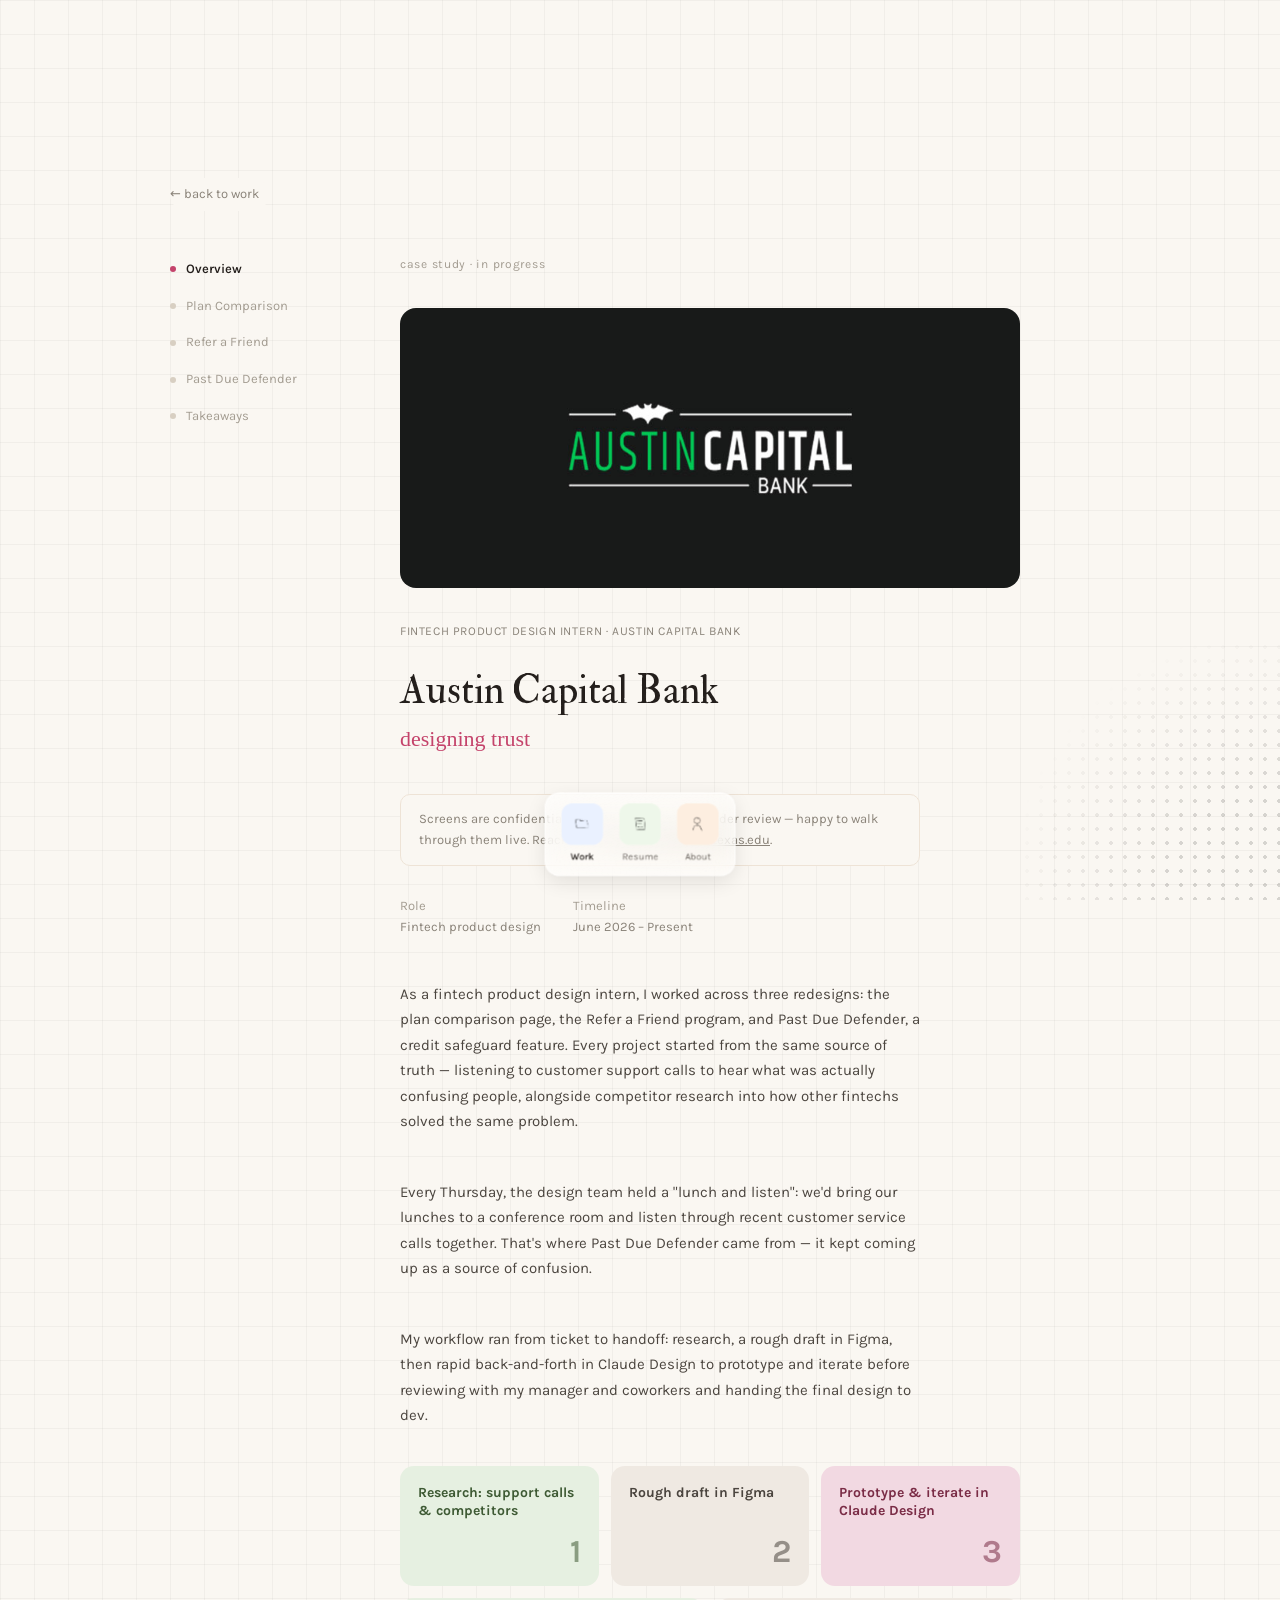
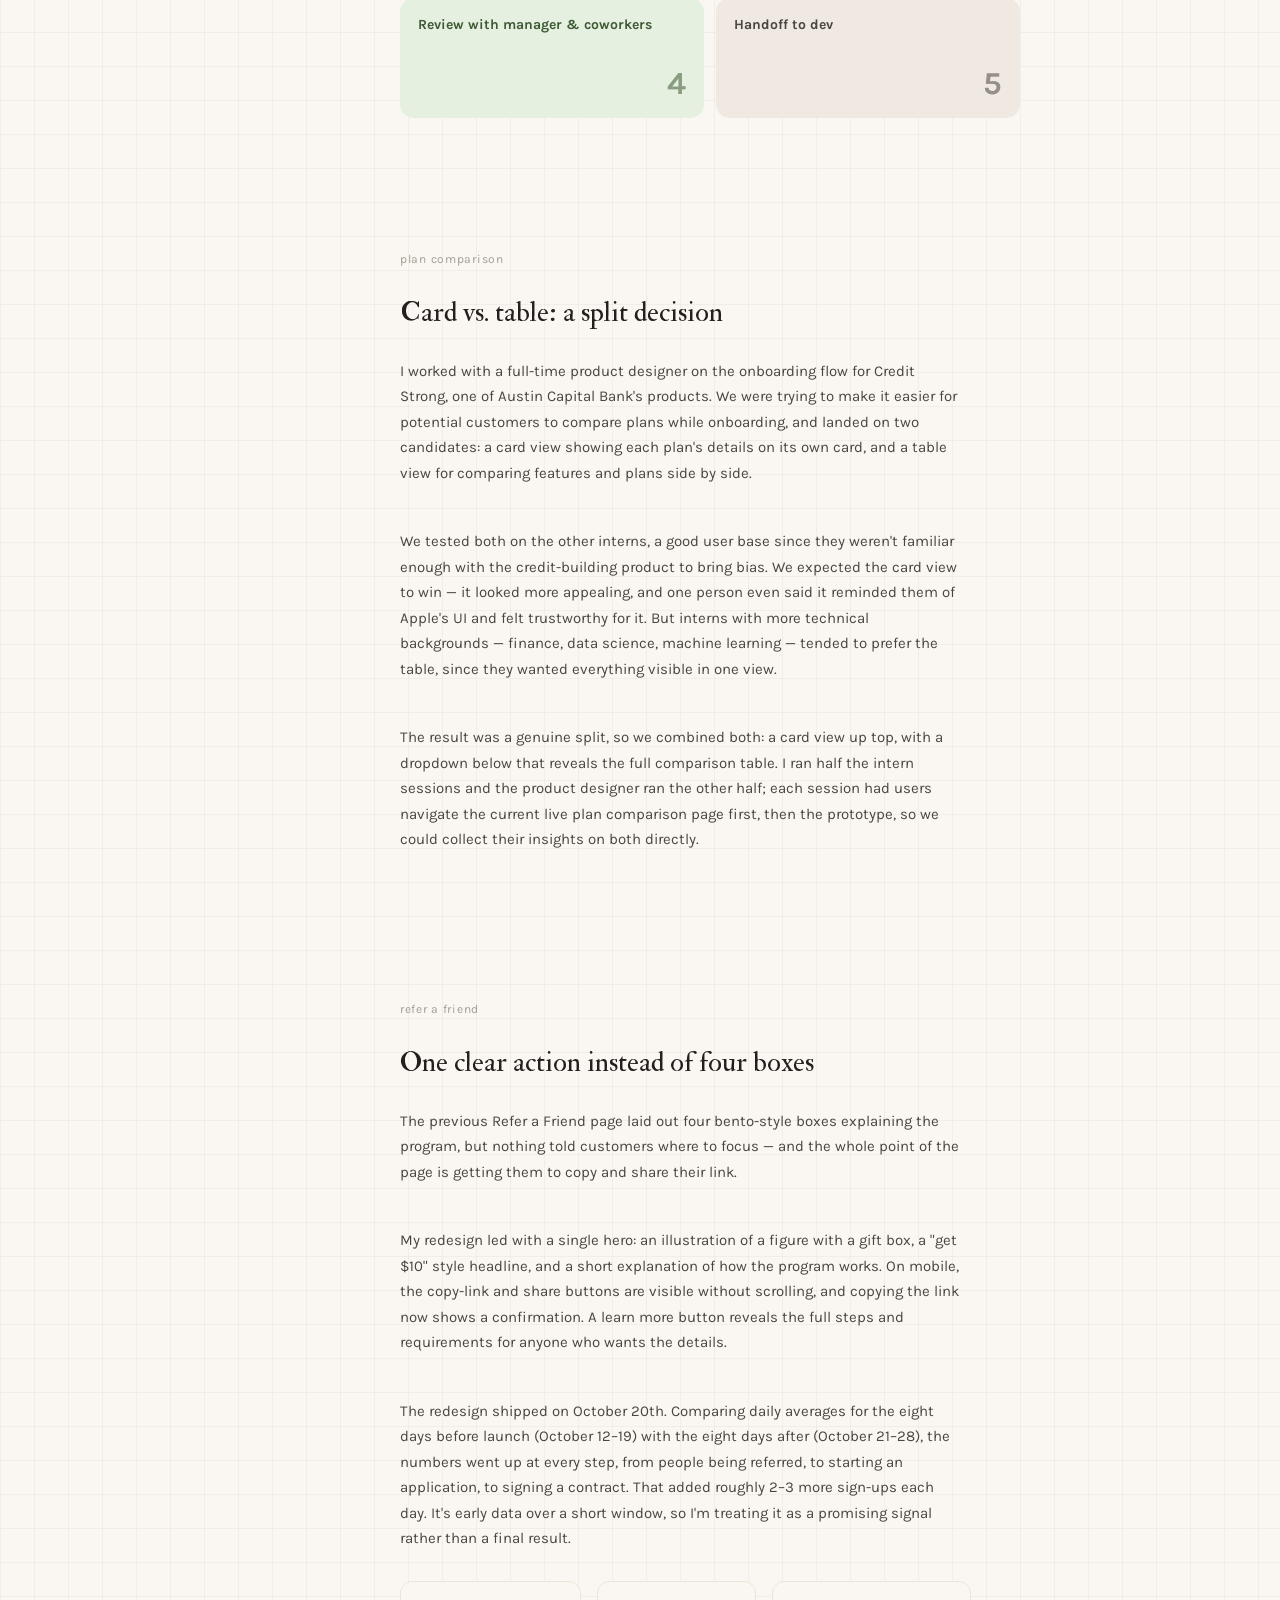
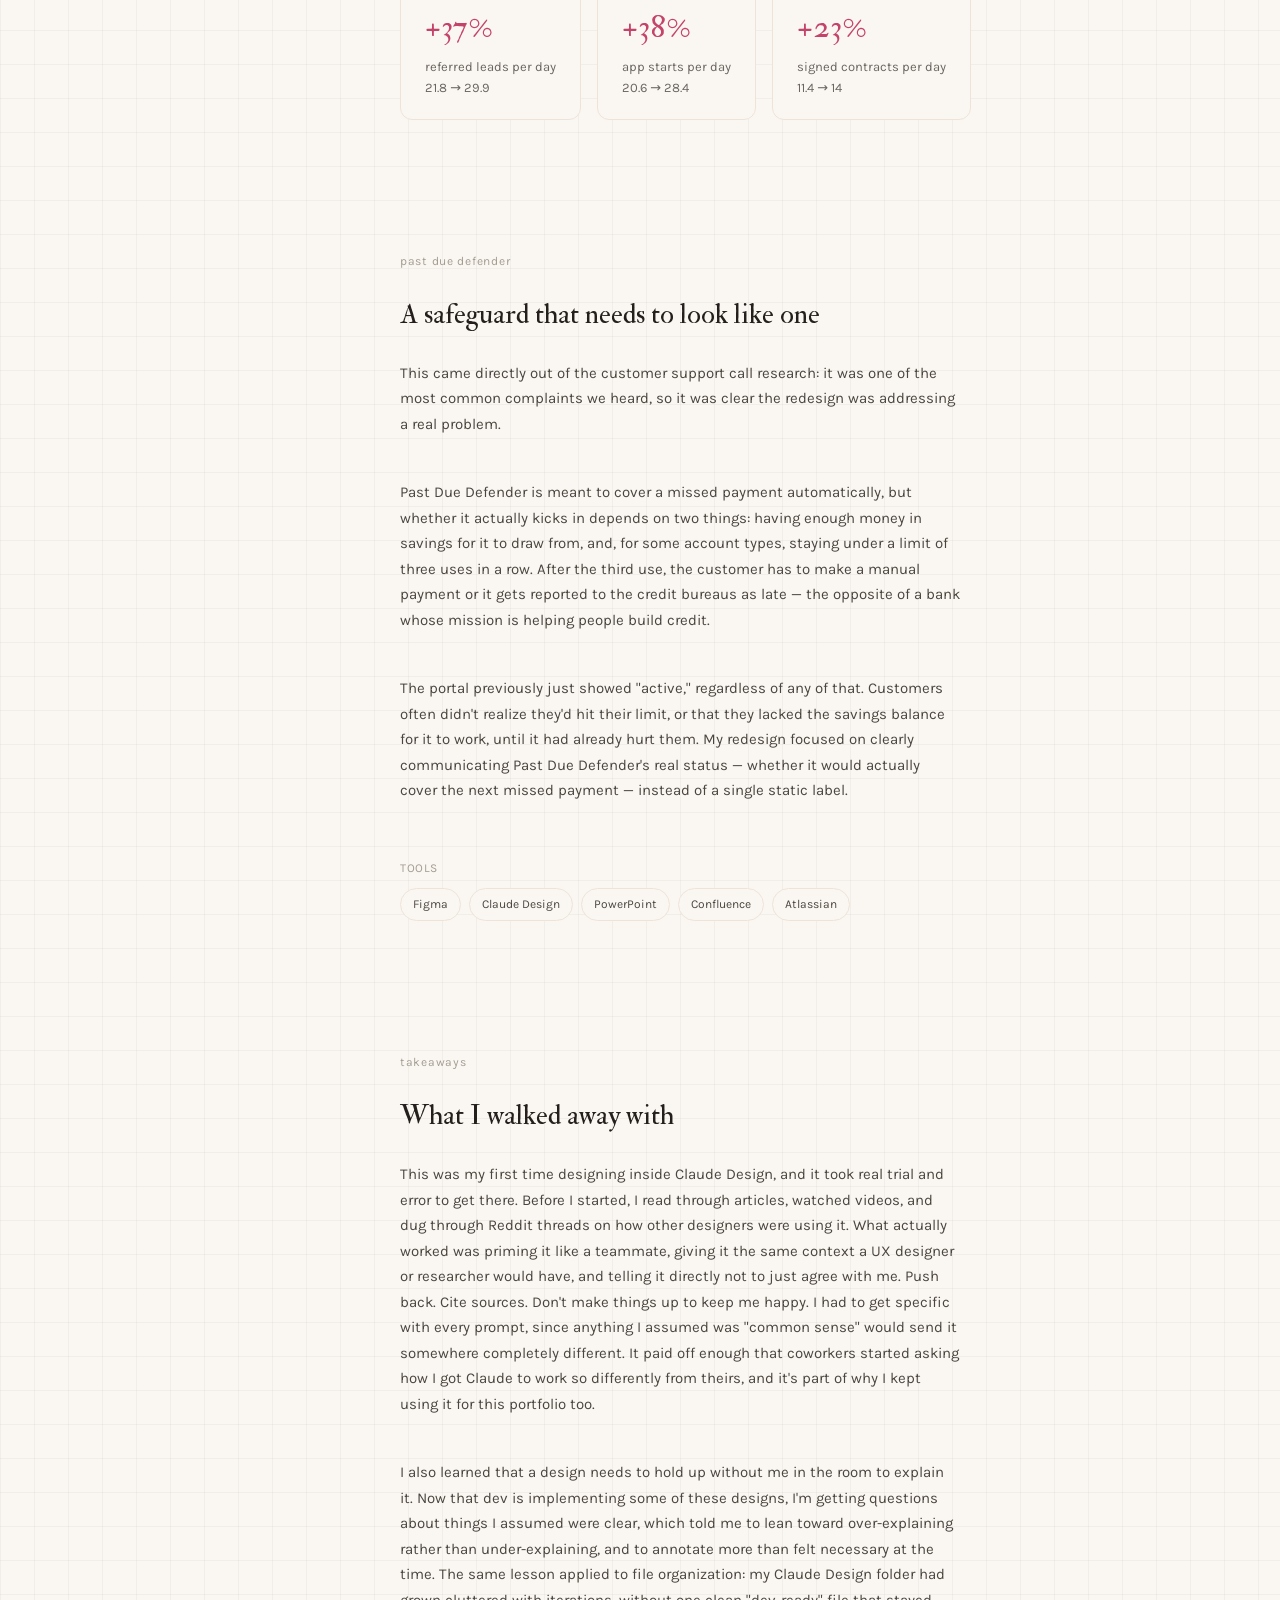
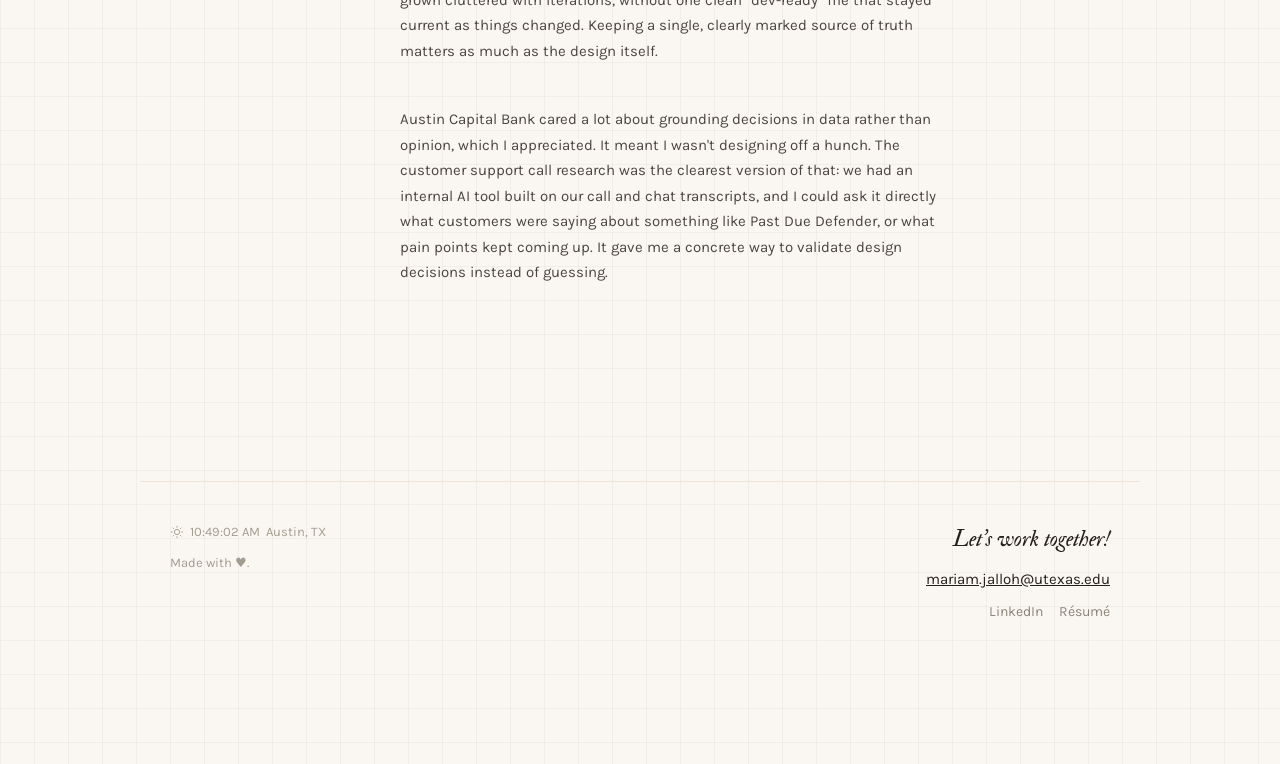
<file: projects/acb.html>
<!DOCTYPE html>
<html lang="en">
<head>
<meta charset="utf-8">
<meta name="viewport" content="width=device-width, initial-scale=1">
<title>Austin Capital Bank — Mariam Jalloh</title>
<meta name="description" content="Three fintech redesigns at Austin Capital Bank: plan comparison, Refer a Friend, and Past Due Defender — all grounded in customer support call research.">
<link rel="preconnect" href="https://fonts.googleapis.com">
<link rel="preconnect" href="https://fonts.gstatic.com" crossorigin>
<link href="https://fonts.googleapis.com/css2?family=Homemade+Apple&family=IM+Fell+Double+Pica:ital@0;1&family=Karla:ital,wght@0,400;0,500;0,600;0,700;1,400&display=swap" rel="stylesheet">
<link rel="icon" type="image/png" href="../assets/favicon.png">
<link rel="stylesheet" href="../styles.css">
</head>
<body>

<div class="corner-dots" aria-hidden="true"></div>

<main class="page wrap-wide page-head">

  <a class="back-link" href="../index.html#work">← back to work</a>

  <div class="cs">

    <nav class="cs-toc" aria-label="Sections">
      <a href="#overview"><span class="dot"></span>Overview</a>
      <a href="#plan-comparison"><span class="dot"></span>Plan Comparison</a>
      <a href="#refer-a-friend"><span class="dot"></span>Refer a Friend</a>
      <a href="#past-due-defender"><span class="dot"></span>Past Due Defender</a>
      <a href="#takeaways"><span class="dot"></span>Takeaways</a>
    </nav>

    <div class="cs-main">

      <section class="cs-section cs-section--overview" id="overview">
        <p class="eyebrow">case study · in progress</p>
        <div class="cs-cover">
          <img src="../assets/acb-logo-full.jpg" alt="Austin Capital Bank">
        </div>
        <p class="kicker">Fintech Product Design Intern · Austin Capital Bank</p>
        <h1 class="cs-title">Austin Capital Bank</h1>
        <p class="cs-sub">designing trust</p>

        <div class="note-card note-card--quiet" style="max-width:520px;">Screens are confidential while this work is still under review — happy to walk through them live. Reach me at <a href="mailto:mariam.jalloh@utexas.edu" style="text-decoration:underline;">mariam.jalloh@utexas.edu</a>.</div>

        <dl class="cs-facts">
          <div><dt>Role</dt><dd>Fintech product design</dd></div>
          <div><dt>Timeline</dt><dd>June 2026 – Present</dd></div>
        </dl>

        <p class="body-text" style="max-width:520px;">As a fintech product design intern, I worked across three redesigns: the plan comparison page, the Refer a Friend program, and Past Due Defender, a credit safeguard feature. Every project started from the same source of truth — listening to customer support calls to hear what was actually confusing people, alongside competitor research into how other fintechs solved the same problem.</p>
        <p class="body-text" style="max-width:520px;">Every Thursday, the design team held a "lunch and listen": we'd bring our lunches to a conference room and listen through recent customer service calls together. That's where Past Due Defender came from — it kept coming up as a source of confusion.</p>
        <p class="body-text" style="max-width:520px;">My workflow ran from ticket to handoff: research, a rough draft in Figma, then rapid back-and-forth in Claude Design to prototype and iterate before reviewing with my manager and coworkers and handing the final design to dev.</p>

        <div class="card-row">
          <div class="num-card num-card--sage">
            <div class="num-card__title">Research: support calls &amp; competitors</div>
            <div class="num-card__num" style="font-size:32px;">1</div>
          </div>
          <div class="num-card num-card--stone">
            <div class="num-card__title">Rough draft in Figma</div>
            <div class="num-card__num" style="font-size:32px;">2</div>
          </div>
          <div class="num-card num-card--rose">
            <div class="num-card__title">Prototype &amp; iterate in Claude Design</div>
            <div class="num-card__num" style="font-size:32px;">3</div>
          </div>
          <div class="num-card num-card--sage">
            <div class="num-card__title">Review with manager &amp; coworkers</div>
            <div class="num-card__num" style="font-size:32px;">4</div>
          </div>
          <div class="num-card num-card--stone">
            <div class="num-card__title">Handoff to dev</div>
            <div class="num-card__num" style="font-size:32px;">5</div>
          </div>
        </div>
      </section>

      <section class="cs-section" id="plan-comparison">
        <p class="eyebrow">plan comparison</p>
        <h2 class="h-serif-s">Card vs. table: a split decision</h2>
        <p class="body-text" style="max-width:560px;">I worked with a full-time product designer on the onboarding flow for Credit Strong, one of Austin Capital Bank's products. We were trying to make it easier for potential customers to compare plans while onboarding, and landed on two candidates: a card view showing each plan's details on its own card, and a table view for comparing features and plans side by side.</p>
        <p class="body-text" style="max-width:560px;">We tested both on the other interns, a good user base since they weren't familiar enough with the credit-building product to bring bias. We expected the card view to win — it looked more appealing, and one person even said it reminded them of Apple's UI and felt trustworthy for it. But interns with more technical backgrounds — finance, data science, machine learning — tended to prefer the table, since they wanted everything visible in one view.</p>
        <p class="body-text" style="max-width:560px;">The result was a genuine split, so we combined both: a card view up top, with a dropdown below that reveals the full comparison table. I ran half the intern sessions and the product designer ran the other half; each session had users navigate the current live plan comparison page first, then the prototype, so we could collect their insights on both directly.</p>
      </section>

      <section class="cs-section" id="refer-a-friend">
        <p class="eyebrow">refer a friend</p>
        <h2 class="h-serif-s">One clear action instead of four boxes</h2>
        <p class="body-text" style="max-width:560px;">The previous Refer a Friend page laid out four bento-style boxes explaining the program, but nothing told customers where to focus — and the whole point of the page is getting them to copy and share their link.</p>
        <p class="body-text" style="max-width:560px;">My redesign led with a single hero: an illustration of a figure with a gift box, a "get $10" style headline, and a short explanation of how the program works. On mobile, the copy-link and share buttons are visible without scrolling, and copying the link now shows a confirmation. A learn more button reveals the full steps and requirements for anyone who wants the details.</p>
        <p class="body-text" style="max-width:560px;">The redesign shipped on October 20th. Comparing daily averages for the eight days before launch (October 12–19) with the eight days after (October 21–28), the numbers went up at every step, from people being referred, to starting an application, to signing a contract. That added roughly 2–3 more sign-ups each day. It's early data over a short window, so I'm treating it as a promising signal rather than a final result.</p>
        <div class="stat-row">
          <div class="stat">
            <div class="stat__num">+37%</div>
            <div class="stat__label">referred leads per day<br>21.8 → 29.9</div>
          </div>
          <div class="stat">
            <div class="stat__num">+38%</div>
            <div class="stat__label">app starts per day<br>20.6 → 28.4</div>
          </div>
          <div class="stat">
            <div class="stat__num">+23%</div>
            <div class="stat__label">signed contracts per day<br>11.4 → 14</div>
          </div>
        </div>
      </section>

      <section class="cs-section" id="past-due-defender">
        <p class="eyebrow">past due defender</p>
        <h2 class="h-serif-s">A safeguard that needs to look like one</h2>
        <p class="body-text" style="max-width:560px;">This came directly out of the customer support call research: it was one of the most common complaints we heard, so it was clear the redesign was addressing a real problem.</p>
        <p class="body-text" style="max-width:560px;">Past Due Defender is meant to cover a missed payment automatically, but whether it actually kicks in depends on two things: having enough money in savings for it to draw from, and, for some account types, staying under a limit of three uses in a row. After the third use, the customer has to make a manual payment or it gets reported to the credit bureaus as late — the opposite of a bank whose mission is helping people build credit.</p>
        <p class="body-text" style="max-width:560px;">The portal previously just showed "active," regardless of any of that. Customers often didn't realize they'd hit their limit, or that they lacked the savings balance for it to work, until it had already hurt them. My redesign focused on clearly communicating Past Due Defender's real status — whether it would actually cover the next missed payment — instead of a single static label.</p>
        <div style="margin-top:14px;">
          <p class="eyebrow-up" style="margin-bottom:10px;">Tools</p>
          <div class="tool-pills">
            <span class="tool-pill">Figma</span>
            <span class="tool-pill">Claude Design</span>
            <span class="tool-pill">PowerPoint</span>
            <span class="tool-pill">Confluence</span>
            <span class="tool-pill">Atlassian</span>
          </div>
        </div>
      </section>

      <section class="cs-section" id="takeaways">
        <p class="eyebrow">takeaways</p>
        <h2 class="h-serif-s">What I walked away with</h2>
        <p class="body-text" style="max-width:560px;">This was my first time designing inside Claude Design, and it took real trial and error to get there. Before I started, I read through articles, watched videos, and dug through Reddit threads on how other designers were using it. What actually worked was priming it like a teammate, giving it the same context a UX designer or researcher would have, and telling it directly not to just agree with me. Push back. Cite sources. Don't make things up to keep me happy. I had to get specific with every prompt, since anything I assumed was "common sense" would send it somewhere completely different. It paid off enough that coworkers started asking how I got Claude to work so differently from theirs, and it's part of why I kept using it for this portfolio too.</p>
        <p class="body-text" style="max-width:560px;">I also learned that a design needs to hold up without me in the room to explain it. Now that dev is implementing some of these designs, I'm getting questions about things I assumed were clear, which told me to lean toward over-explaining rather than under-explaining, and to annotate more than felt necessary at the time. The same lesson applied to file organization: my Claude Design folder had grown cluttered with iterations, without one clean "dev-ready" file that stayed current as things changed. Keeping a single, clearly marked source of truth matters as much as the design itself.</p>
        <p class="body-text" style="max-width:560px;">Austin Capital Bank cared a lot about grounding decisions in data rather than opinion, which I appreciated. It meant I wasn't designing off a hunch. The customer support call research was the clearest version of that: we had an internal AI tool built on our call and chat transcripts, and I could ask it directly what customers were saying about something like Past Due Defender, or what pain points kept coming up. It gave me a concrete way to validate design decisions instead of guessing.</p>
      </section>

    </div>
  </div>
</main>

<footer class="site-footer">
  <div class="footer-left">
    <div class="footer-clock">
      <svg data-clock-sun width="14" height="14" viewBox="0 0 24 24" fill="none" stroke="currentColor" stroke-width="1.6" aria-hidden="true">
        <circle cx="12" cy="12" r="4.5"></circle>
        <g class="wx-sun-rays">
          <line x1="12" y1="1.5" x2="12" y2="4.5"></line>
          <line x1="12" y1="19.5" x2="12" y2="22.5"></line>
          <line x1="1.5" y1="12" x2="4.5" y2="12"></line>
          <line x1="19.5" y1="12" x2="22.5" y2="12"></line>
          <line x1="4.5" y1="4.5" x2="6.6" y2="6.6"></line>
          <line x1="17.4" y1="17.4" x2="19.5" y2="19.5"></line>
          <line x1="4.5" y1="19.5" x2="6.6" y2="17.4"></line>
          <line x1="17.4" y1="6.6" x2="19.5" y2="4.5"></line>
        </g>
      </svg>
      <svg data-clock-moon hidden width="14" height="14" viewBox="0 0 24 24" fill="none" stroke="currentColor" stroke-width="1.6" aria-hidden="true">
        <path d="M20 14.5A8.5 8.5 0 1 1 9.5 4a7 7 0 0 0 10.5 10.5z"></path>
      </svg>
      <svg data-weather-cloud hidden width="14" height="14" viewBox="0 0 24 24" fill="none" stroke="currentColor" stroke-width="1.6" aria-hidden="true">
        <path d="M7 18h10.5a3.5 3.5 0 0 0 .5-6.96A5.5 5.5 0 0 0 7.6 9.5 4 4 0 0 0 7 18z"></path>
      </svg>
      <svg data-weather-rain hidden width="14" height="14" viewBox="0 0 24 24" fill="none" stroke="currentColor" stroke-width="1.6" aria-hidden="true">
        <path d="M7 14.5h10a3.2 3.2 0 0 0 .4-6.38A5 5 0 0 0 7.55 6 3.6 3.6 0 0 0 7 14.5z"></path>
        <g class="wx-rain-drops">
          <line x1="8.5" y1="17" x2="7.5" y2="20.5" class="wx-drop wx-drop-1"></line>
          <line x1="12.5" y1="17" x2="11.5" y2="20.5" class="wx-drop wx-drop-2"></line>
          <line x1="16.5" y1="17" x2="15.5" y2="20.5" class="wx-drop wx-drop-3"></line>
        </g>
      </svg>
      <svg data-weather-snow hidden width="14" height="14" viewBox="0 0 24 24" fill="none" stroke="currentColor" stroke-width="1.6" aria-hidden="true">
        <path d="M7 14.5h10a3.2 3.2 0 0 0 .4-6.38A5 5 0 0 0 7.55 6 3.6 3.6 0 0 0 7 14.5z"></path>
        <g class="wx-snow-dots" fill="currentColor" stroke="none">
          <circle cx="8.5" cy="18" r="1" class="wx-dot wx-dot-1"></circle>
          <circle cx="12.5" cy="19.5" r="1" class="wx-dot wx-dot-2"></circle>
          <circle cx="16" cy="18" r="1" class="wx-dot wx-dot-3"></circle>
        </g>
      </svg>
      <span data-clock></span>
      <span>Austin, TX</span>
    </div>
    <div>Made with ♥.</div>
  </div>
  <div class="footer-right">
    <div class="footer-cta">Let's work together!</div>
    <a href="mailto:mariam.jalloh@utexas.edu" style="font-size:15px;">mariam.jalloh@utexas.edu</a>
    <div class="footer-links">
      <a href="https://www.linkedin.com/in/mariam-jalloh-25a253278" target="_blank" rel="noopener">LinkedIn</a>
      <a href="../assets/Mariam_Jalloh_Resume.docx" download>Résumé</a>
    </div>
  </div>
</footer>

<nav class="dock" aria-label="Primary">
  <div class="dock__bar">
    <a class="dock__item" href="../index.html#work" aria-current="page">
      <span class="dock__icon dock__icon--work"><img src="../assets/dock-work.png" alt=""></span>
      <span class="dock__label">Work</span>
    </a>
    <a class="dock__item" href="../resume.html">
      <span class="dock__icon dock__icon--resume"><img src="../assets/dock-resume.png" alt=""></span>
      <span class="dock__label">Resume</span>
    </a>
    <a class="dock__item" href="../about.html">
      <span class="dock__icon dock__icon--about"><img src="../assets/dock-about.png" alt=""></span>
      <span class="dock__label">About</span>
    </a>
  </div>
</nav>

<script src="../script.js"></script>
</body>
</html>
</file>
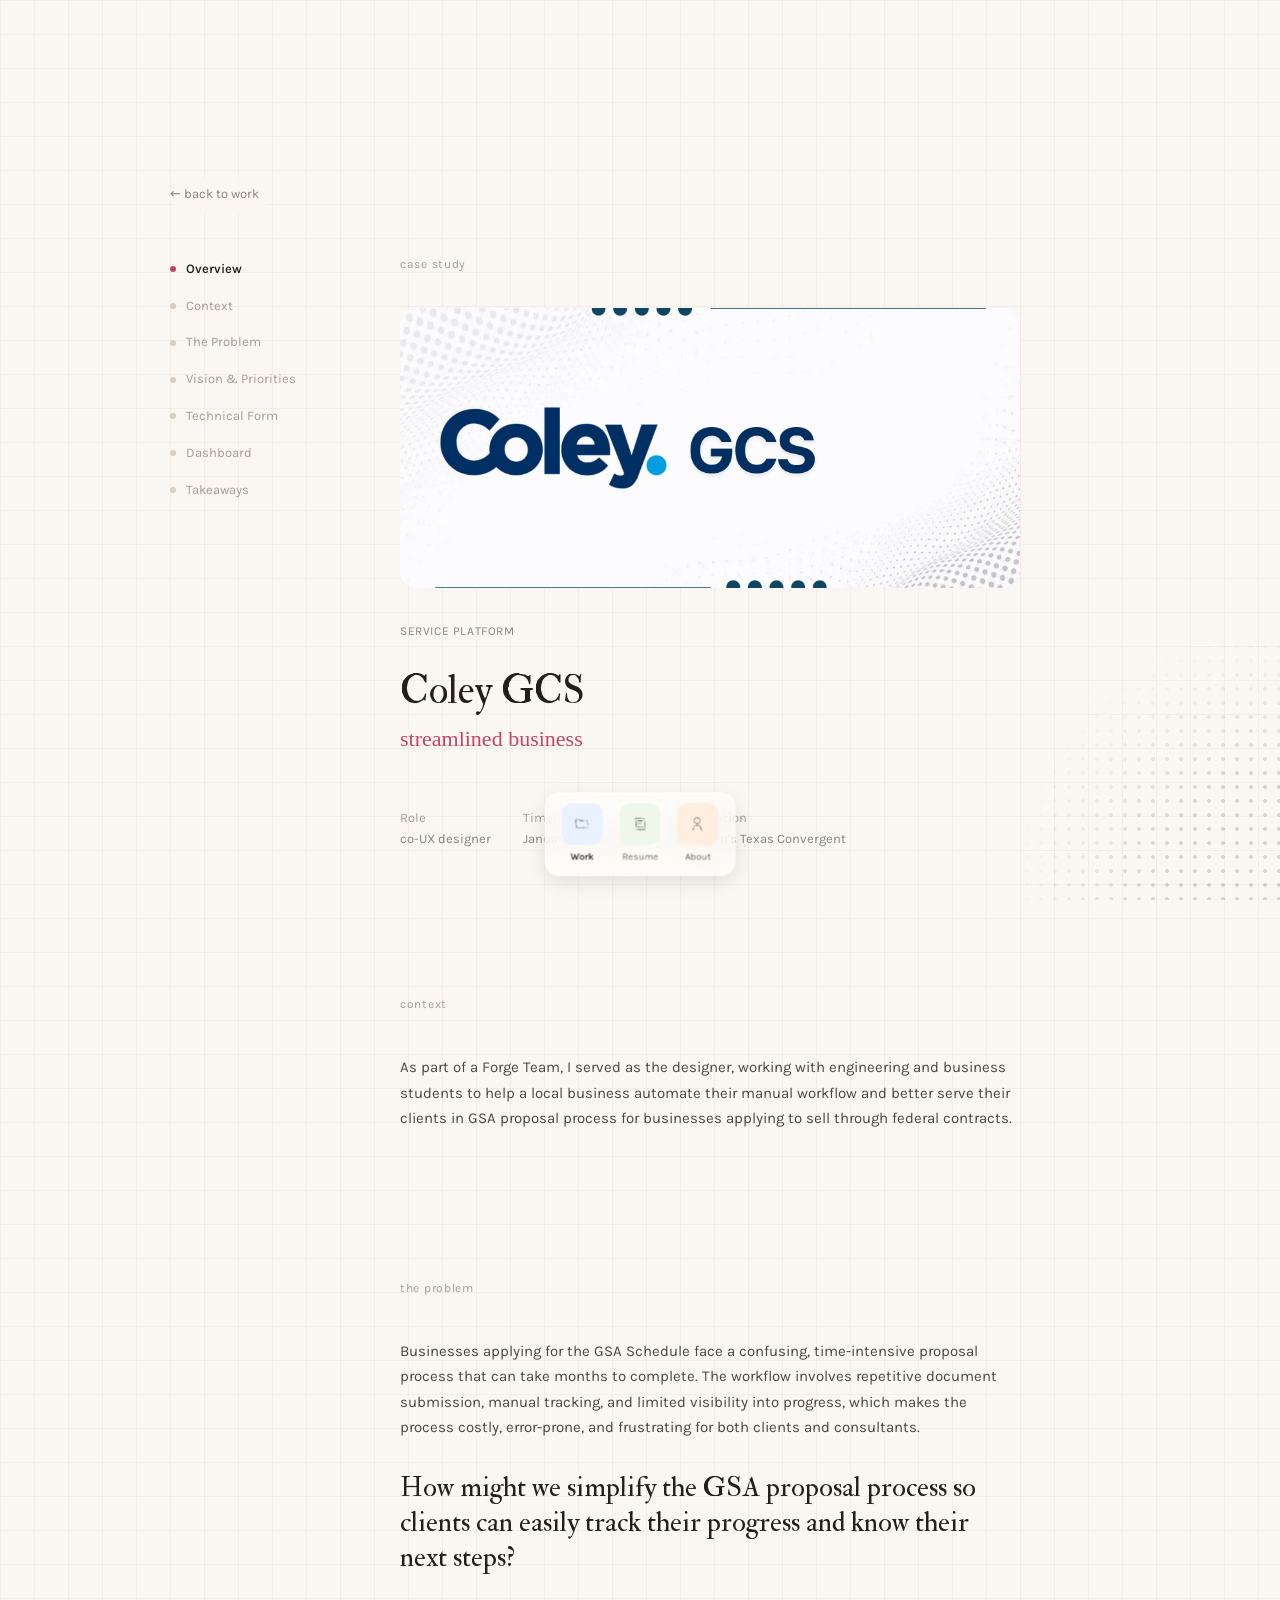
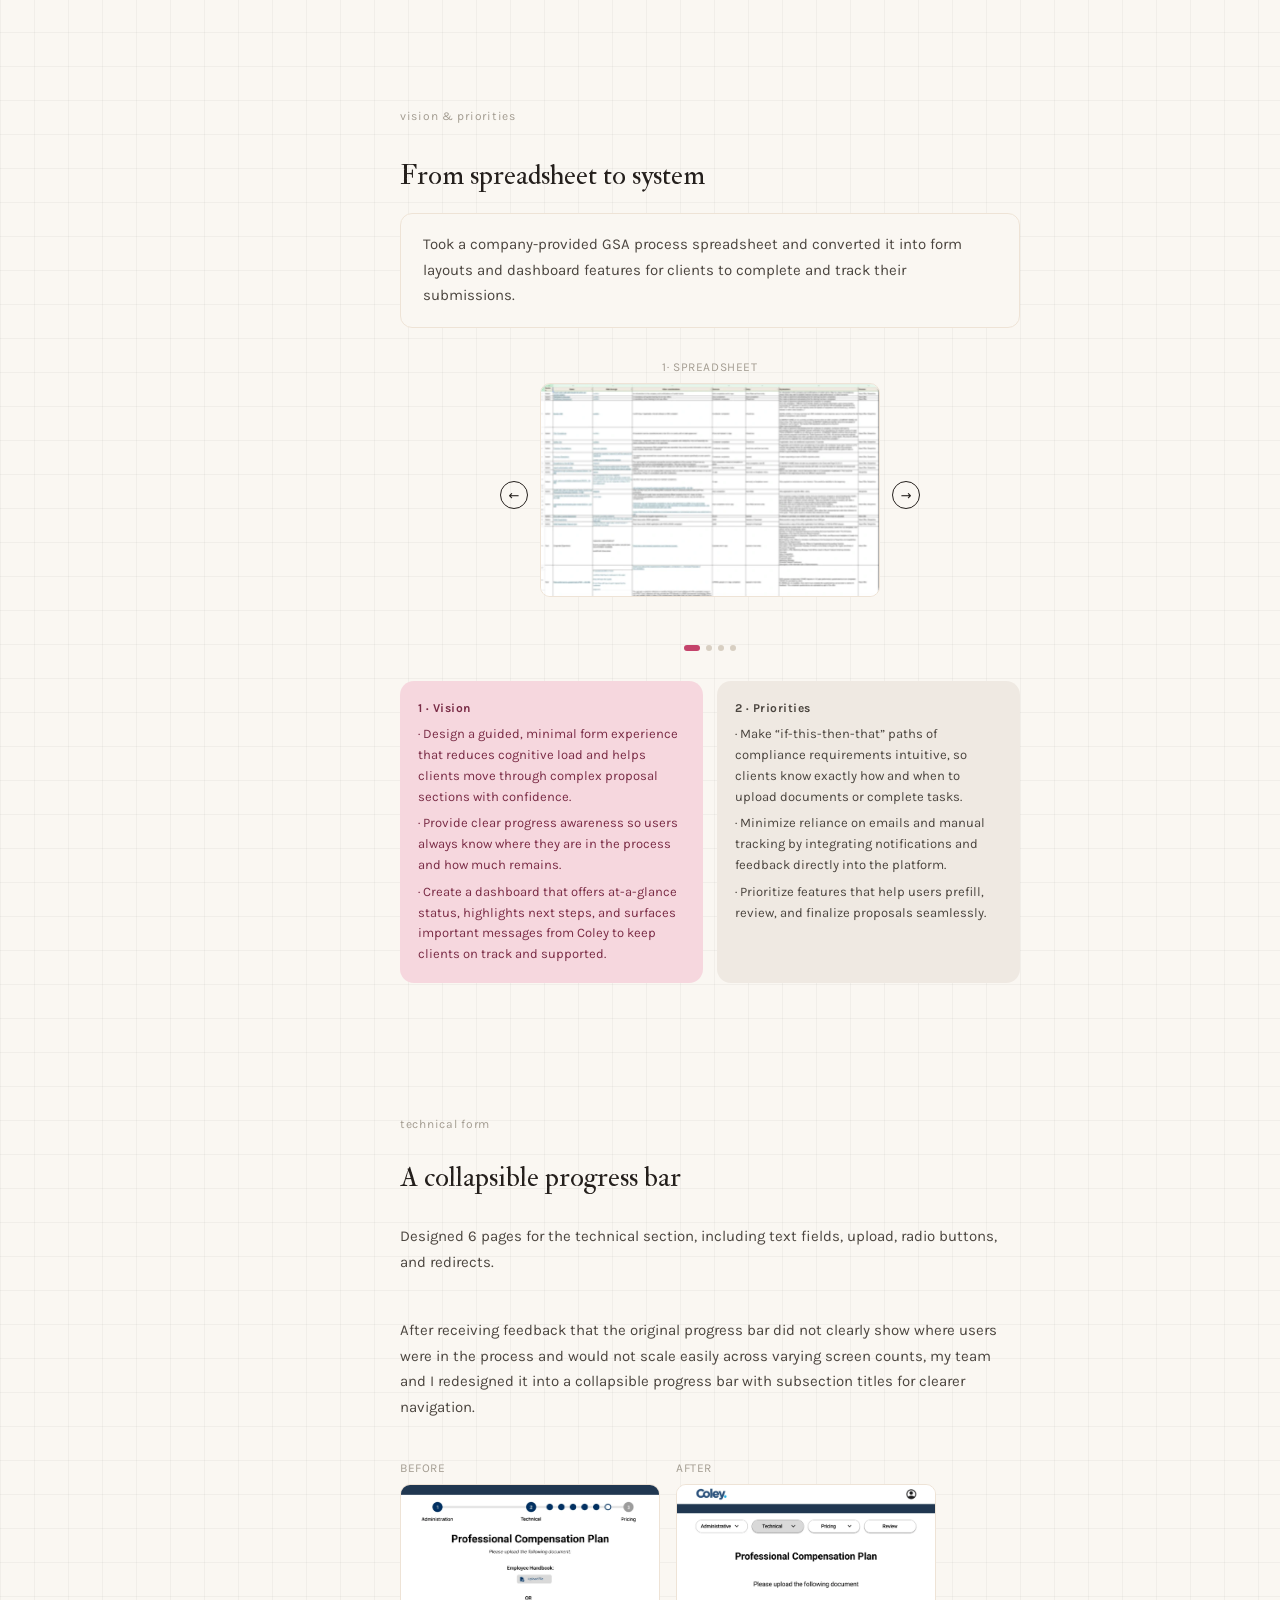
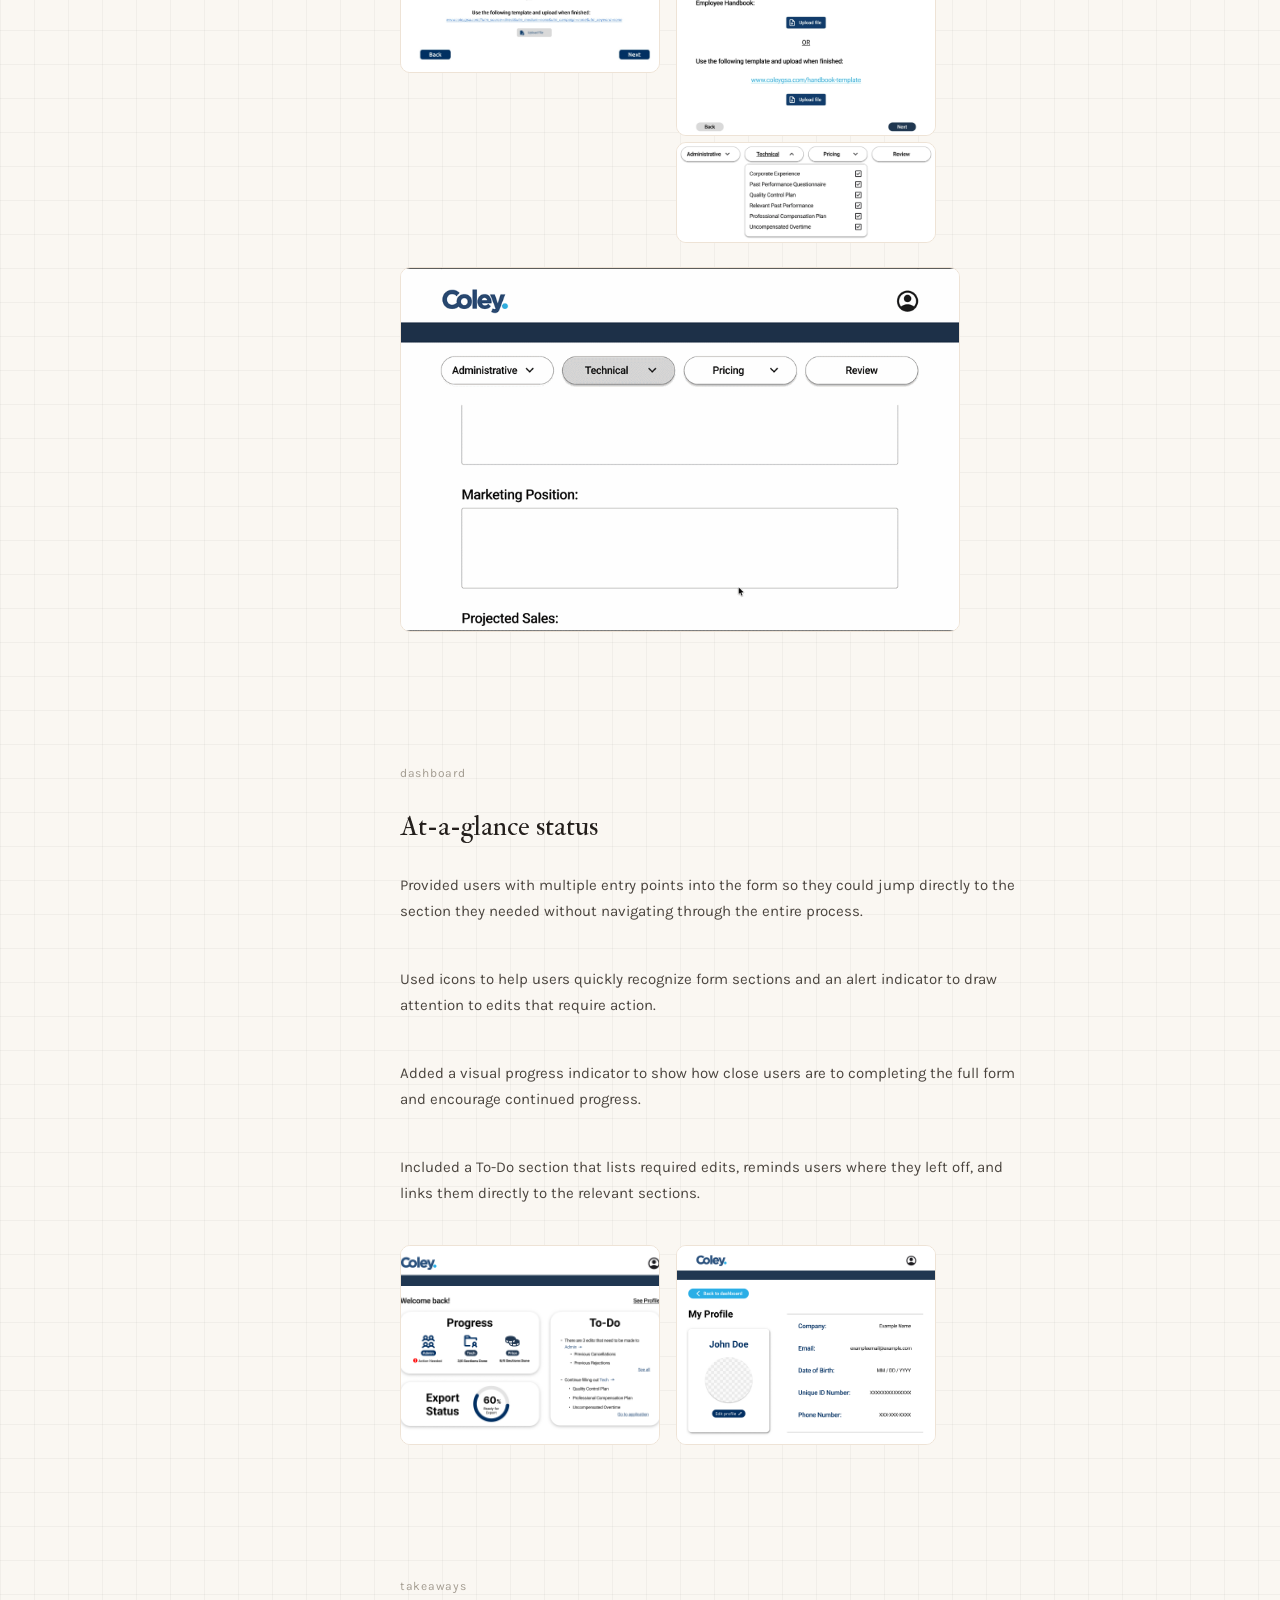
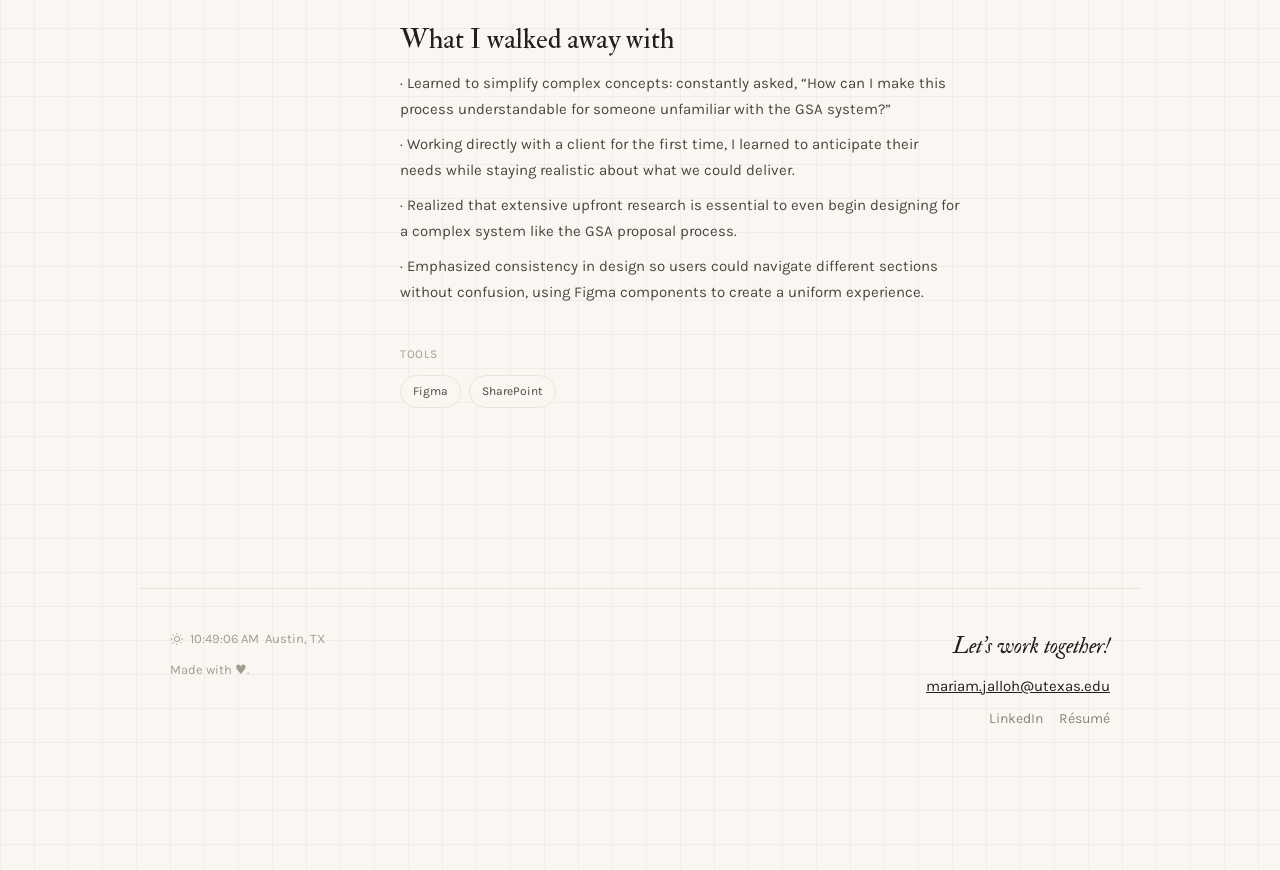
<file: projects/coley.html>
<!DOCTYPE html>
<html lang="en">
<head>
<meta charset="utf-8">
<meta name="viewport" content="width=device-width, initial-scale=1">
<title>Coley GCS — Mariam Jalloh</title>
<meta name="description" content="Coley GCS: turning a manual GSA proposal spreadsheet into guided forms and a client-facing dashboard.">
<link rel="preconnect" href="https://fonts.googleapis.com">
<link rel="preconnect" href="https://fonts.gstatic.com" crossorigin>
<link href="https://fonts.googleapis.com/css2?family=Homemade+Apple&family=IM+Fell+Double+Pica:ital@0;1&family=Karla:ital,wght@0,400;0,500;0,600;0,700;1,400&display=swap" rel="stylesheet">
<link rel="icon" type="image/png" href="../assets/favicon.png">
<link rel="stylesheet" href="../styles.css">
</head>
<body>

<div class="corner-dots" aria-hidden="true"></div>

<main class="page wrap-wide page-head">

  <a class="back-link" href="../index.html#work">← back to work</a>

  <div class="cs">

    <nav class="cs-toc" aria-label="Sections">
      <a href="#overview"><span class="dot"></span>Overview</a>
      <a href="#context"><span class="dot"></span>Context</a>
      <a href="#problem"><span class="dot"></span>The Problem</a>
      <a href="#vision"><span class="dot"></span>Vision &amp; Priorities</a>
      <a href="#technical-form"><span class="dot"></span>Technical Form</a>
      <a href="#dashboard"><span class="dot"></span>Dashboard</a>
      <a href="#takeaways"><span class="dot"></span>Takeaways</a>
    </nav>

    <div class="cs-main">

      <section class="cs-section cs-section--overview" id="overview">
        <p class="eyebrow">case study</p>
        <div class="cs-cover">
          <img src="../assets/coley-cover.jpg" alt="Coley GCS">
        </div>
        <p class="kicker">Service Platform</p>
        <h1 class="cs-title">Coley GCS</h1>
        <p class="cs-sub">streamlined business</p>
        <dl class="cs-facts">
          <div><dt>Role</dt><dd>co-UX designer</dd></div>
          <div><dt>Timeline</dt><dd>January – May 2025</dd></div>
          <div><dt>Organization</dt><dd>UT Austin's Texas Convergent</dd></div>
        </dl>
      </section>

      <section class="cs-section" id="context">
        <p class="eyebrow">context</p>
        <p class="body-text">As part of a Forge Team, I served as the designer, working with engineering and business students to help a local business automate their manual workflow and better serve their clients in GSA proposal process for businesses applying to sell through federal contracts.</p>
      </section>

      <section class="cs-section" id="problem">
        <p class="eyebrow">the problem</p>
        <p class="body-text">Businesses applying for the GSA Schedule face a confusing, time-intensive proposal process that can take months to complete. The workflow involves repetitive document submission, manual tracking, and limited visibility into progress, which makes the process costly, error-prone, and frustrating for both clients and consultants.</p>
        <h2 class="h-serif-s">How might we simplify the GSA proposal process so clients can easily track their progress and know their next steps?</h2>
      </section>

      <section class="cs-section cs-section--wide" id="vision">
        <p class="eyebrow">vision &amp; priorities</p>
        <h2 class="h-serif-s">From spreadsheet to system</h2>
        <div class="note-card">Took a company-provided GSA process spreadsheet and converted it into form layouts and dashboard features for clients to complete and track their submissions.</div>

        <div class="shot-carousel" data-carousel>
          <div class="shot-carousel__stage">
            <button type="button" class="shot-carousel__nav" data-carousel-prev aria-label="Previous">←</button>
            <div class="shot-carousel__window">
              <div class="shot-carousel__track">
                <div class="shot-carousel__slide">
                  <p class="eyebrow-up" style="margin:0;">1· spreadsheet</p>
                  <div class="shot-carousel__frame"><img src="../assets/coley-1-spreadsheet.png" alt="The company-provided GSA process spreadsheet"></div>
                </div>
                <div class="shot-carousel__slide">
                  <p class="eyebrow-up" style="margin:0;">2· content spec</p>
                  <div class="shot-carousel__frame"><img src="../assets/coley-2-content-spec.png" alt="Content specification derived from the spreadsheet"></div>
                </div>
                <div class="shot-carousel__slide">
                  <p class="eyebrow-up" style="margin:0;">3· form design</p>
                  <div class="shot-carousel__frame"><img src="../assets/coley-3-form-design.png" alt="Form design"></div>
                </div>
                <div class="shot-carousel__slide">
                  <p class="eyebrow-up" style="margin:0;">4· dashboard wireframe</p>
                  <div class="shot-carousel__frame"><img src="../assets/coley-4-dashboard-wireframe.png" alt="Dashboard wireframe"></div>
                </div>
              </div>
            </div>
            <button type="button" class="shot-carousel__nav" data-carousel-next aria-label="Next">→</button>
          </div>
          <div class="shot-carousel__dots" data-carousel-dots>
            <button type="button" class="shot-carousel__dot is-active" data-carousel-dot="0" aria-label="Go to slide 1"></button>
            <button type="button" class="shot-carousel__dot" data-carousel-dot="1" aria-label="Go to slide 2"></button>
            <button type="button" class="shot-carousel__dot" data-carousel-dot="2" aria-label="Go to slide 3"></button>
            <button type="button" class="shot-carousel__dot" data-carousel-dot="3" aria-label="Go to slide 4"></button>
          </div>
        </div>

        <div class="priority-row">
          <div class="priority priority--p0">
            <div class="priority__level">1 · Vision</div>
            <div class="priority__item">· Design a guided, minimal form experience that reduces cognitive load and helps clients move through complex proposal sections with confidence.</div>
            <div class="priority__item">· Provide clear progress awareness so users always know where they are in the process and how much remains.</div>
            <div class="priority__item">· Create a dashboard that offers at-a-glance status, highlights next steps, and surfaces important messages from Coley to keep clients on track and supported.</div>
          </div>
          <div class="priority priority--p1">
            <div class="priority__level">2 · Priorities</div>
            <div class="priority__item">· Make “if-this-then-that” paths of compliance requirements intuitive, so clients know exactly how and when to upload documents or complete tasks.</div>
            <div class="priority__item">· Minimize reliance on emails and manual tracking by integrating notifications and feedback directly into the platform.</div>
            <div class="priority__item">· Prioritize features that help users prefill, review, and finalize proposals seamlessly.</div>
          </div>
        </div>
      </section>

      <section class="cs-section" id="technical-form">
        <p class="eyebrow">technical form</p>
        <h2 class="h-serif-s">A collapsible progress bar</h2>
        <p class="body-text">Designed 6 pages for the technical section, including text fields, upload, radio buttons, and redirects.</p>
        <p class="body-text">After receiving feedback that the original progress bar did not clearly show where users were in the process and would not scale easily across varying screen counts, my team and I redesigned it into a collapsible progress bar with subsection titles for clearer navigation.</p>

        <div class="shot-row">
          <div class="shot shot--wide">
            <p class="eyebrow-up" style="margin:0;">before</p>
            <div class="shot__frame"><img src="../assets/coley-progress-before.png" alt="The original progress bar"></div>
          </div>
          <div class="shot shot--wide">
            <p class="eyebrow-up" style="margin:0;">after</p>
            <div class="shot__frame"><img src="../assets/coley-progress-after-1.png" alt="The redesigned collapsible progress bar, collapsed"></div>
            <div class="shot__frame"><img src="../assets/coley-progress-after-2.png" alt="The redesigned collapsible progress bar, expanded"></div>
          </div>
        </div>

        <div style="width:100%;max-width:560px;border-radius:10px;border:1px solid #eee3d6;background:#fff;overflow:hidden;margin-top:10px;">
          <img src="../assets/coley-technical-form.gif" alt="Walkthrough of the technical form" style="width:100%;display:block;">
        </div>
      </section>

      <section class="cs-section" id="dashboard">
        <p class="eyebrow">dashboard</p>
        <h2 class="h-serif-s">At-a-glance status</h2>
        <p class="body-text">Provided users with multiple entry points into the form so they could jump directly to the section they needed without navigating through the entire process.</p>
        <p class="body-text">Used icons to help users quickly recognize form sections and an alert indicator to draw attention to edits that require action.</p>
        <p class="body-text">Added a visual progress indicator to show how close users are to completing the full form and encourage continued progress.</p>
        <p class="body-text">Included a To-Do section that lists required edits, reminds users where they left off, and links them directly to the relevant sections.</p>

        <div class="shot-row">
          <div class="shot shot--wide">
            <div class="shot__frame shot__frame--crop"><img src="../assets/coley-dashboard-1.png" alt="Client dashboard"></div>
          </div>
          <div class="shot shot--wide">
            <div class="shot__frame shot__frame--crop"><img src="../assets/coley-dashboard-2.png" alt="Client dashboard, to-do section"></div>
          </div>
        </div>
      </section>

      <section class="cs-section" id="takeaways">
        <p class="eyebrow">takeaways</p>
        <h2 class="h-serif-s">What I walked away with</h2>
        <div class="bullet-list">
          <div>· Learned to simplify complex concepts: constantly asked, “How can I make this process understandable for someone unfamiliar with the GSA system?”</div>
          <div>· Working directly with a client for the first time, I learned to anticipate their needs while staying realistic about what we could deliver.</div>
          <div>· Realized that extensive upfront research is essential to even begin designing for a complex system like the GSA proposal process.</div>
          <div>· Emphasized consistency in design so users could navigate different sections without confusion, using Figma components to create a uniform experience.</div>
        </div>
        <div style="margin-top:14px;">
          <p class="eyebrow-up" style="margin-bottom:10px;">Tools</p>
          <div class="tool-pills">
            <span class="tool-pill">Figma</span>
            <span class="tool-pill">SharePoint</span>
          </div>
        </div>
      </section>

    </div>
  </div>
</main>

<footer class="site-footer">
  <div class="footer-left">
    <div class="footer-clock">
      <svg data-clock-sun width="14" height="14" viewBox="0 0 24 24" fill="none" stroke="currentColor" stroke-width="1.6" aria-hidden="true">
        <circle cx="12" cy="12" r="4.5"></circle>
        <g class="wx-sun-rays">
          <line x1="12" y1="1.5" x2="12" y2="4.5"></line>
          <line x1="12" y1="19.5" x2="12" y2="22.5"></line>
          <line x1="1.5" y1="12" x2="4.5" y2="12"></line>
          <line x1="19.5" y1="12" x2="22.5" y2="12"></line>
          <line x1="4.5" y1="4.5" x2="6.6" y2="6.6"></line>
          <line x1="17.4" y1="17.4" x2="19.5" y2="19.5"></line>
          <line x1="4.5" y1="19.5" x2="6.6" y2="17.4"></line>
          <line x1="17.4" y1="6.6" x2="19.5" y2="4.5"></line>
        </g>
      </svg>
      <svg data-clock-moon hidden width="14" height="14" viewBox="0 0 24 24" fill="none" stroke="currentColor" stroke-width="1.6" aria-hidden="true">
        <path d="M20 14.5A8.5 8.5 0 1 1 9.5 4a7 7 0 0 0 10.5 10.5z"></path>
      </svg>
      <svg data-weather-cloud hidden width="14" height="14" viewBox="0 0 24 24" fill="none" stroke="currentColor" stroke-width="1.6" aria-hidden="true">
        <path d="M7 18h10.5a3.5 3.5 0 0 0 .5-6.96A5.5 5.5 0 0 0 7.6 9.5 4 4 0 0 0 7 18z"></path>
      </svg>
      <svg data-weather-rain hidden width="14" height="14" viewBox="0 0 24 24" fill="none" stroke="currentColor" stroke-width="1.6" aria-hidden="true">
        <path d="M7 14.5h10a3.2 3.2 0 0 0 .4-6.38A5 5 0 0 0 7.55 6 3.6 3.6 0 0 0 7 14.5z"></path>
        <g class="wx-rain-drops">
          <line x1="8.5" y1="17" x2="7.5" y2="20.5" class="wx-drop wx-drop-1"></line>
          <line x1="12.5" y1="17" x2="11.5" y2="20.5" class="wx-drop wx-drop-2"></line>
          <line x1="16.5" y1="17" x2="15.5" y2="20.5" class="wx-drop wx-drop-3"></line>
        </g>
      </svg>
      <svg data-weather-snow hidden width="14" height="14" viewBox="0 0 24 24" fill="none" stroke="currentColor" stroke-width="1.6" aria-hidden="true">
        <path d="M7 14.5h10a3.2 3.2 0 0 0 .4-6.38A5 5 0 0 0 7.55 6 3.6 3.6 0 0 0 7 14.5z"></path>
        <g class="wx-snow-dots" fill="currentColor" stroke="none">
          <circle cx="8.5" cy="18" r="1" class="wx-dot wx-dot-1"></circle>
          <circle cx="12.5" cy="19.5" r="1" class="wx-dot wx-dot-2"></circle>
          <circle cx="16" cy="18" r="1" class="wx-dot wx-dot-3"></circle>
        </g>
      </svg>
      <span data-clock></span>
      <span>Austin, TX</span>
    </div>
    <div>Made with ♥.</div>
  </div>
  <div class="footer-right">
    <div class="footer-cta">Let's work together!</div>
    <a href="mailto:mariam.jalloh@utexas.edu" style="font-size:15px;">mariam.jalloh@utexas.edu</a>
    <div class="footer-links">
      <a href="https://www.linkedin.com/in/mariam-jalloh-25a253278" target="_blank" rel="noopener">LinkedIn</a>
      <a href="../assets/Mariam_Jalloh_Resume.docx" download>Résumé</a>
    </div>
  </div>
</footer>

<nav class="dock" aria-label="Primary">
  <div class="dock__bar">
    <a class="dock__item" href="../index.html#work" aria-current="page">
      <span class="dock__icon dock__icon--work"><img src="../assets/dock-work.png" alt=""></span>
      <span class="dock__label">Work</span>
    </a>
    <a class="dock__item" href="../resume.html">
      <span class="dock__icon dock__icon--resume"><img src="../assets/dock-resume.png" alt=""></span>
      <span class="dock__label">Resume</span>
    </a>
    <a class="dock__item" href="../about.html">
      <span class="dock__icon dock__icon--about"><img src="../assets/dock-about.png" alt=""></span>
      <span class="dock__label">About</span>
    </a>
  </div>
</nav>

<script src="../script.js"></script>
</body>
</html>
</file>
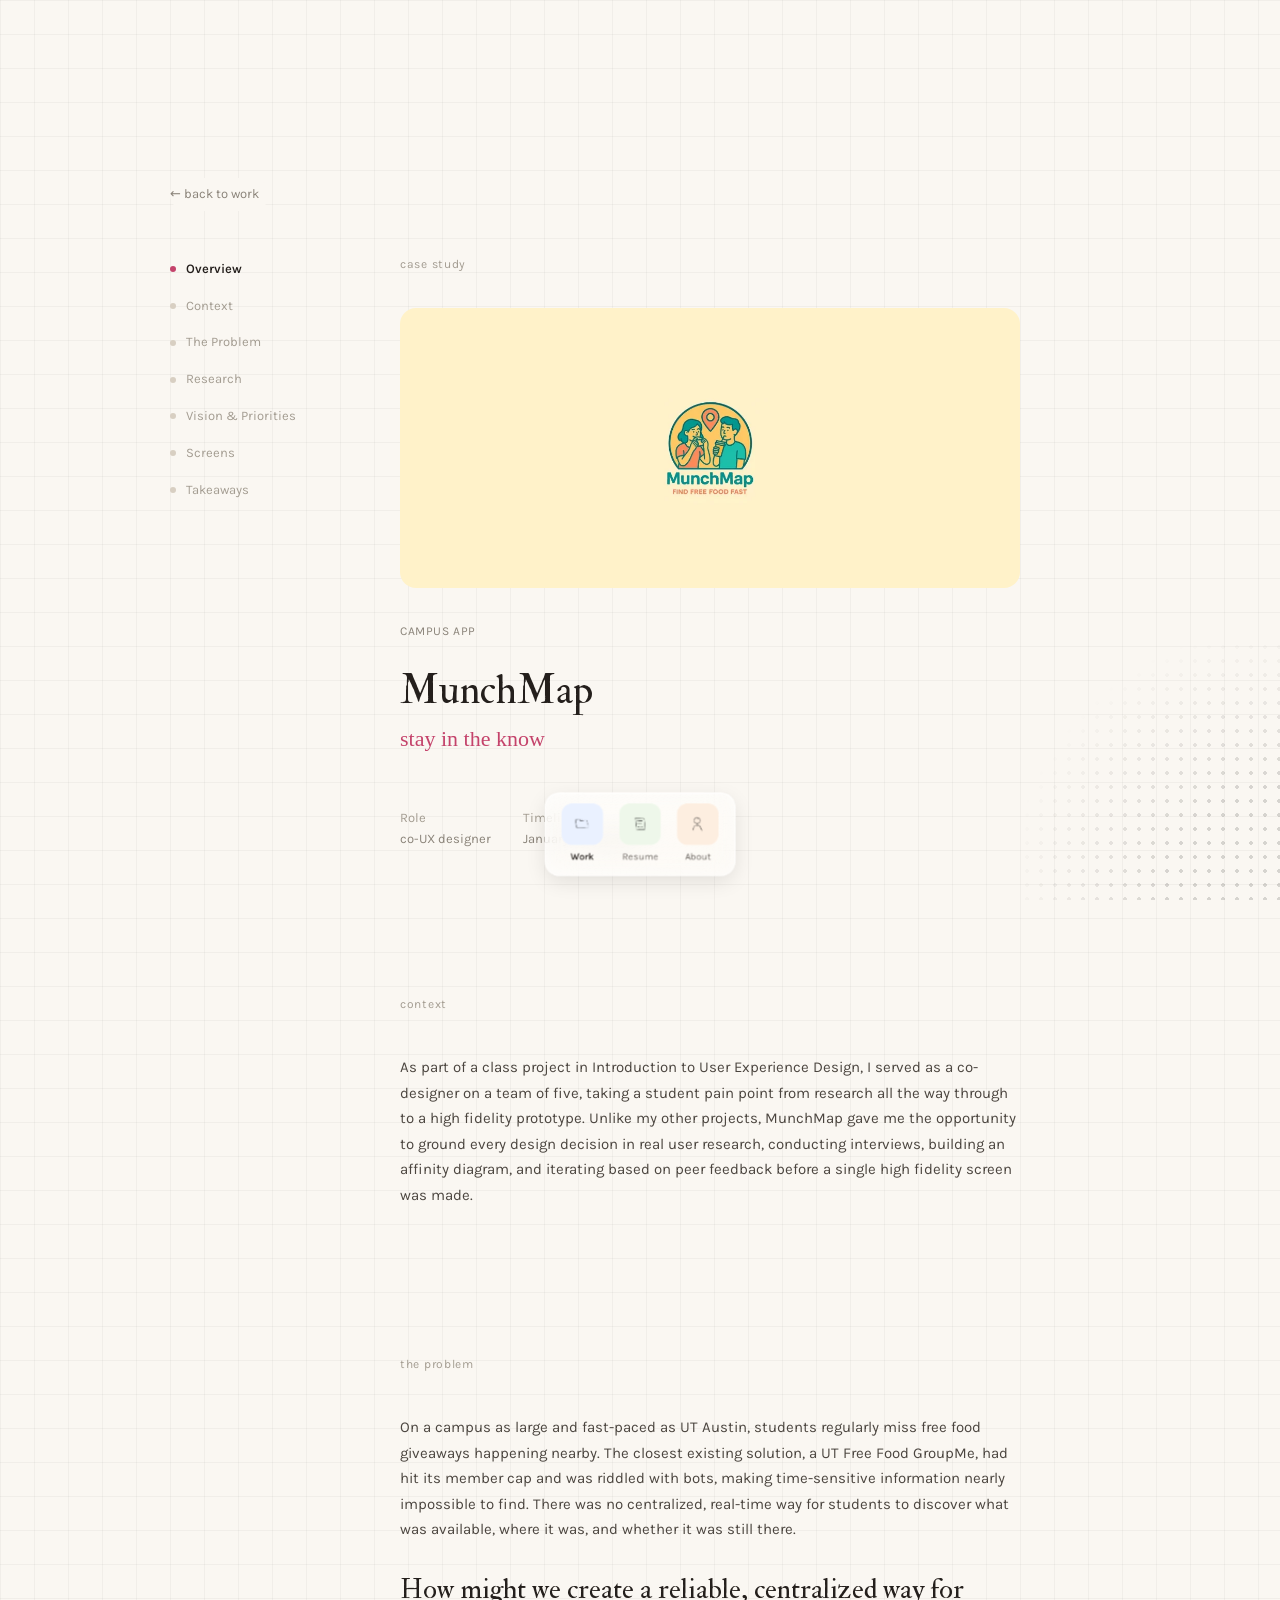
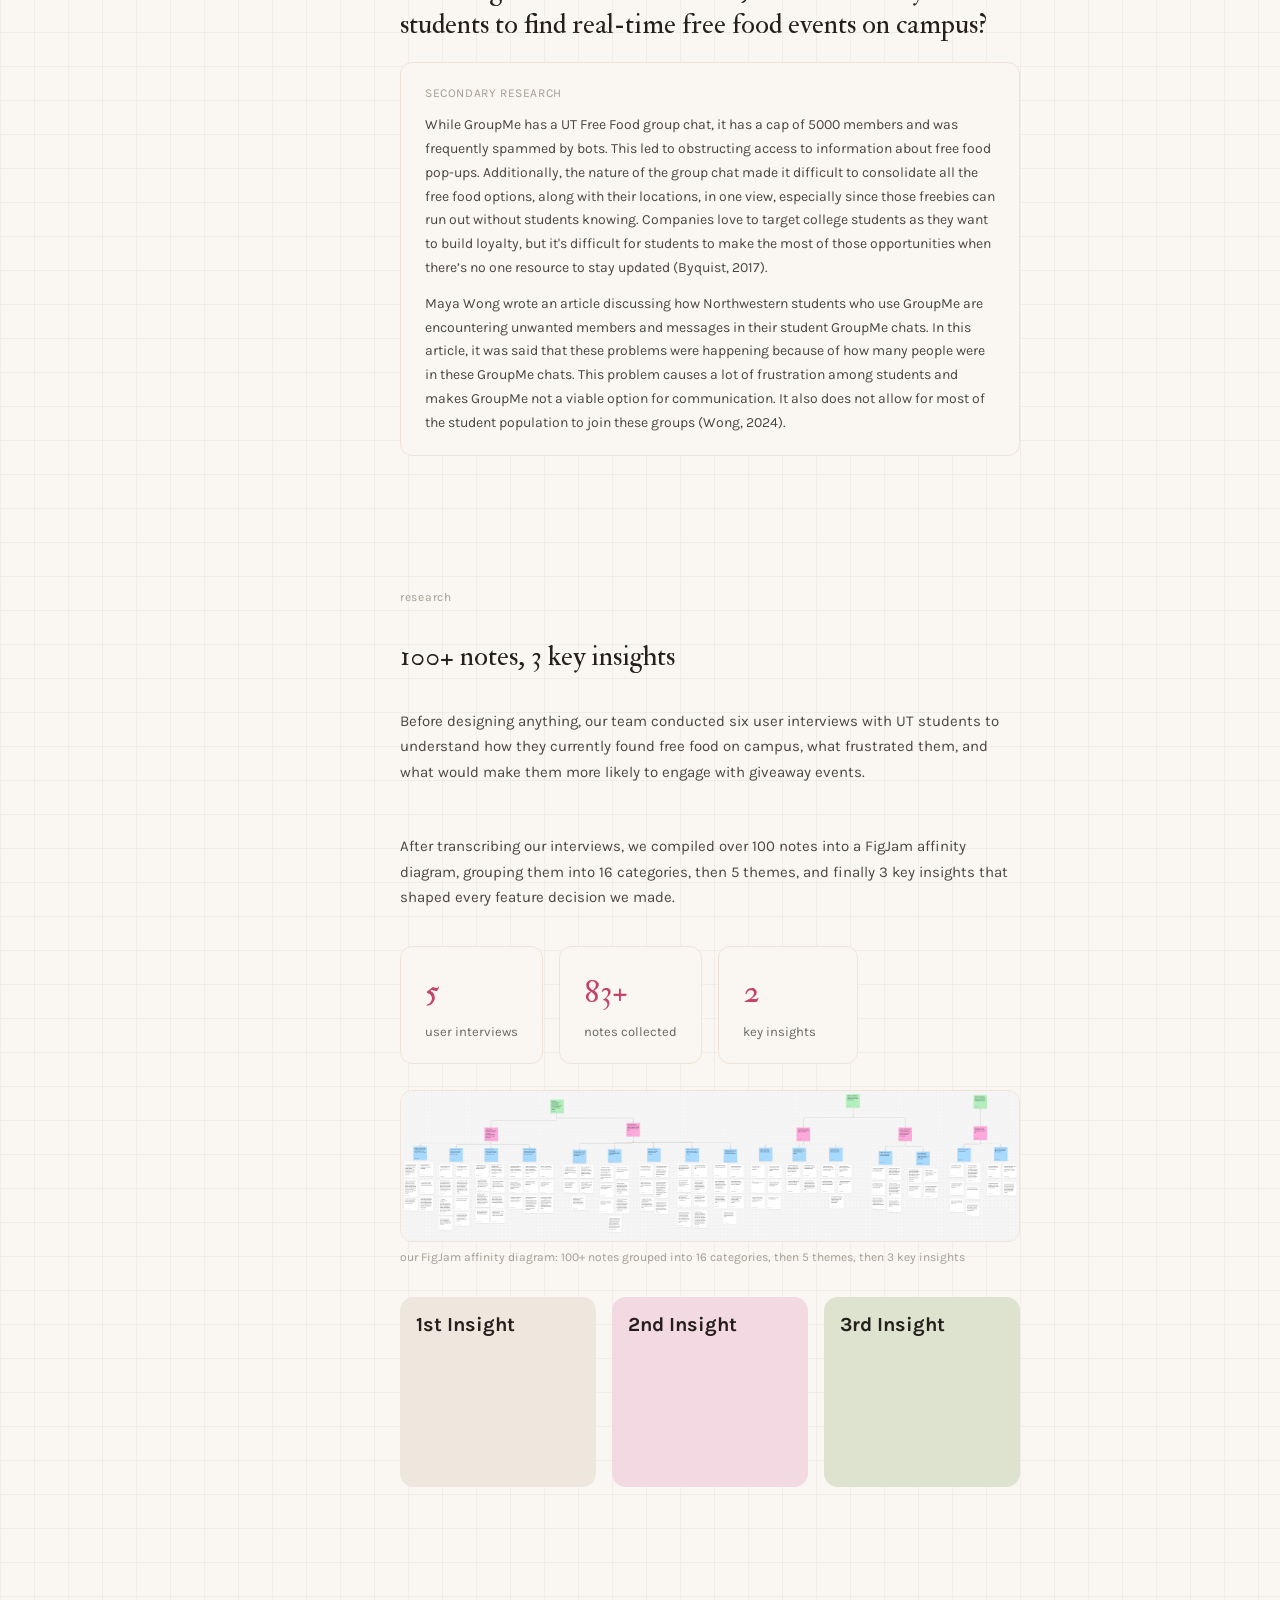
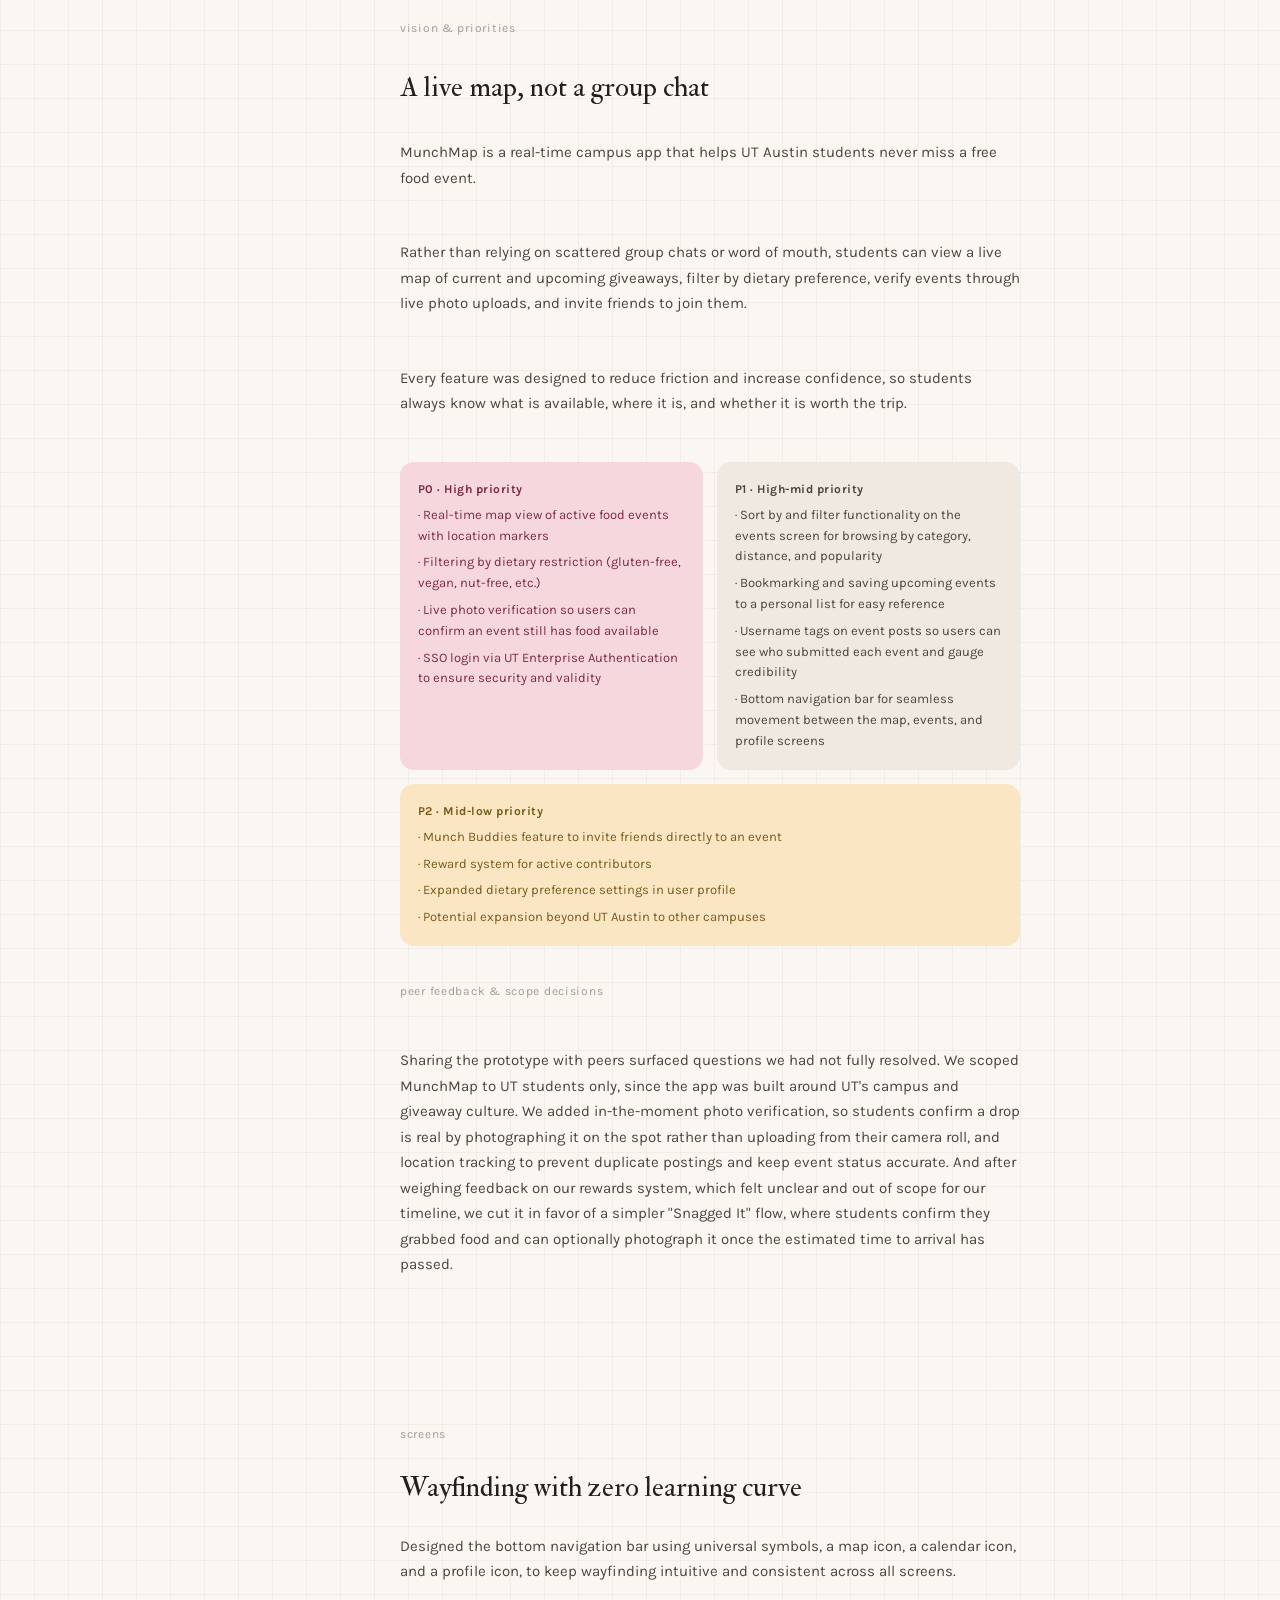
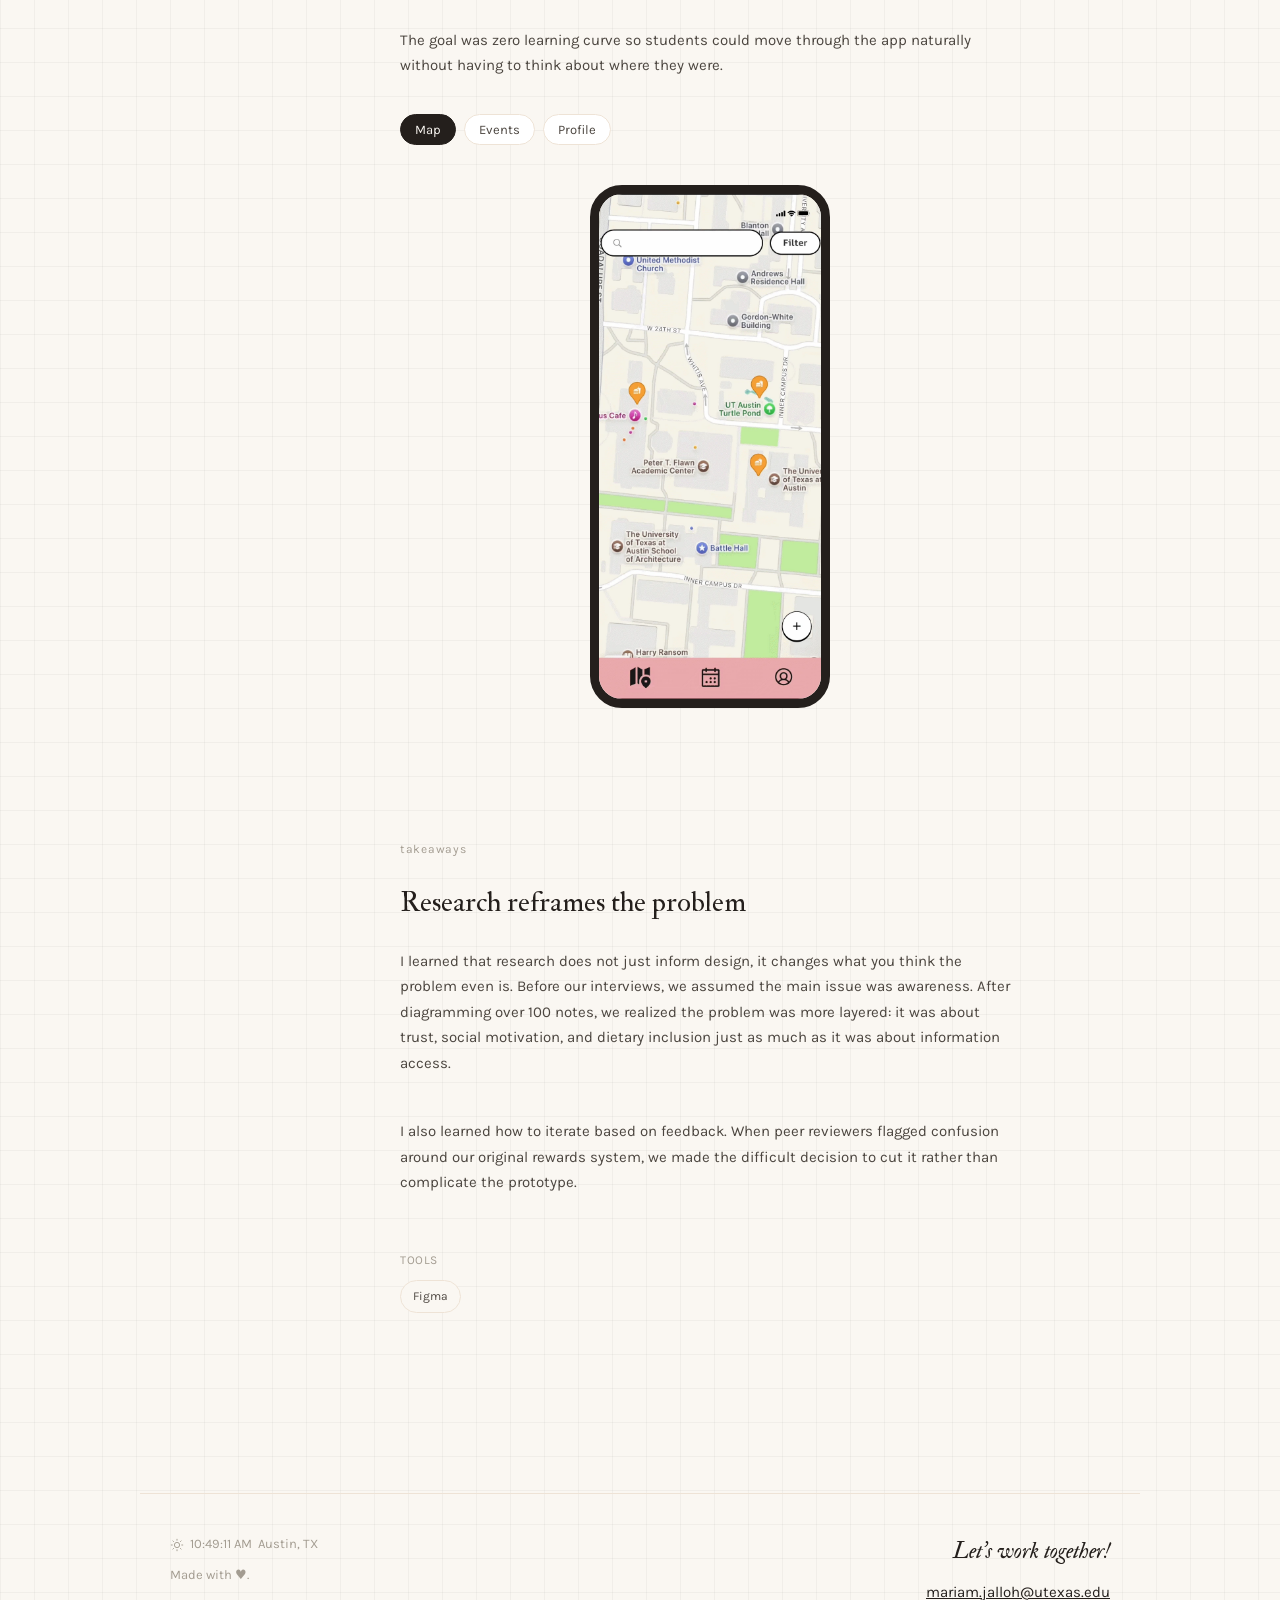
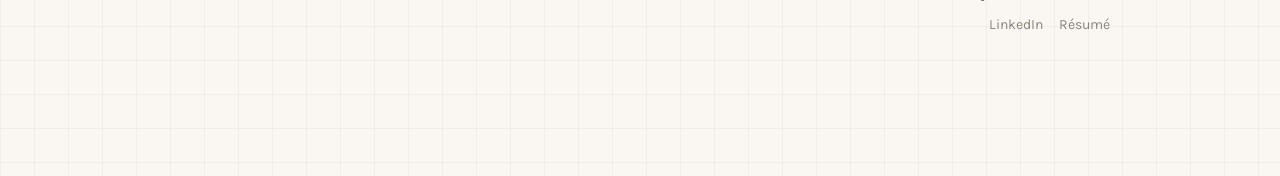
<file: projects/munchmap.html>
<!DOCTYPE html>
<html lang="en">
<head>
<meta charset="utf-8">
<meta name="viewport" content="width=device-width, initial-scale=1">
<title>MunchMap — Mariam Jalloh</title>
<meta name="description" content="MunchMap: a real-time campus app helping UT Austin students never miss a free food event. 6 interviews, 100+ notes, 3 key insights.">
<link rel="preconnect" href="https://fonts.googleapis.com">
<link rel="preconnect" href="https://fonts.gstatic.com" crossorigin>
<link href="https://fonts.googleapis.com/css2?family=Homemade+Apple&family=IM+Fell+Double+Pica:ital@0;1&family=Karla:ital,wght@0,400;0,500;0,600;0,700;1,400&display=swap" rel="stylesheet">
<link rel="icon" type="image/png" href="../assets/favicon.png">
<link rel="stylesheet" href="../styles.css">
</head>
<body>

<div class="corner-dots" aria-hidden="true"></div>

<main class="page wrap-wide page-head">

  <a class="back-link" href="../index.html#work">← back to work</a>

  <div class="cs">

    <nav class="cs-toc" aria-label="Sections">
      <a href="#overview"><span class="dot"></span>Overview</a>
      <a href="#context"><span class="dot"></span>Context</a>
      <a href="#problem"><span class="dot"></span>The Problem</a>
      <a href="#research"><span class="dot"></span>Research</a>
      <a href="#vision"><span class="dot"></span>Vision &amp; Priorities</a>
      <a href="#screens"><span class="dot"></span>Screens</a>
      <a href="#takeaways"><span class="dot"></span>Takeaways</a>
    </nav>

    <div class="cs-main">

      <section class="cs-section cs-section--overview" id="overview">
        <p class="eyebrow">case study</p>
        <div class="cs-cover">
          <img src="../assets/munchmap-cover.webp" alt="MunchMap">
        </div>
        <p class="kicker">Campus App</p>
        <h1 class="cs-title">MunchMap</h1>
        <p class="cs-sub">stay in the know</p>
        <dl class="cs-facts">
          <div><dt>Role</dt><dd>co-UX designer</dd></div>
          <div><dt>Timeline</dt><dd>January – May 2025</dd></div>
        </dl>
      </section>

      <section class="cs-section" id="context">
        <p class="eyebrow">context</p>
        <p class="body-text">As part of a class project in Introduction to User Experience Design, I served as a co-designer on a team of five, taking a student pain point from research all the way through to a high fidelity prototype. Unlike my other projects, MunchMap gave me the opportunity to ground every design decision in real user research, conducting interviews, building an affinity diagram, and iterating based on peer feedback before a single high fidelity screen was made.</p>
      </section>

      <section class="cs-section" id="problem">
        <p class="eyebrow">the problem</p>
        <p class="body-text">On a campus as large and fast-paced as UT Austin, students regularly miss free food giveaways happening nearby. The closest existing solution, a UT Free Food GroupMe, had hit its member cap and was riddled with bots, making time-sensitive information nearly impossible to find. There was no centralized, real-time way for students to discover what was available, where it was, and whether it was still there.</p>
        <h2 class="h-serif-s">How might we create a reliable, centralized way for students to find real-time free food events on campus?</h2>

        <div class="note-card" style="padding:20px 24px;margin-top:6px;">
          <p class="eyebrow-up" style="margin:0 0 10px;">secondary research</p>
          <p style="font-size:14px;line-height:1.7;margin:0;">While GroupMe has a UT Free Food group chat, it has a cap of 5000 members and was frequently spammed by bots. This led to obstructing access to information about free food pop-ups. Additionally, the nature of the group chat made it difficult to consolidate all the free food options, along with their locations, in one view, especially since those freebies can run out without students knowing. Companies love to target college students as they want to build loyalty, but it's difficult for students to make the most of those opportunities when there’s no one resource to stay updated (Byquist, 2017).</p>
          <p style="font-size:14px;line-height:1.7;margin:12px 0 0;">Maya Wong wrote an article discussing how Northwestern students who use GroupMe are encountering unwanted members and messages in their student GroupMe chats. In this article, it was said that these problems were happening because of how many people were in these GroupMe chats. This problem causes a lot of frustration among students and makes GroupMe not a viable option for communication. It also does not allow for most of the student population to join these groups (Wong, 2024).</p>
        </div>
      </section>

      <section class="cs-section cs-section--wide" id="research">
        <p class="eyebrow">research</p>
        <h2 class="h-serif-s">100+ notes, 3 key insights</h2>
        <p class="body-text">Before designing anything, our team conducted six user interviews with UT students to understand how they currently found free food on campus, what frustrated them, and what would make them more likely to engage with giveaway events.</p>
        <p class="body-text">After transcribing our interviews, we compiled over 100 notes into a FigJam affinity diagram, grouping them into 16 categories, then 5 themes, and finally 3 key insights that shaped every feature decision we made.</p>

        <div class="stat-row">
          <div class="stat">
            <div class="stat__num" data-count-to="6">6</div>
            <div class="stat__label">user interviews</div>
          </div>
          <div class="stat">
            <div class="stat__num" data-count-to="100" data-count-suffix="+">100+</div>
            <div class="stat__label">notes collected</div>
          </div>
          <div class="stat">
            <div class="stat__num" data-count-to="3">3</div>
            <div class="stat__label">key insights</div>
          </div>
        </div>

        <figure class="figure">
          <img src="../assets/munchmap-affinity-diagram.png" alt="Affinity diagram grouping 100+ interview notes into categories, themes, and insights">
          <figcaption>our FigJam affinity diagram: 100+ notes grouped into 16 categories, then 5 themes, then 3 key insights</figcaption>
        </figure>

        <div class="insight-row">
          <div class="insight">
            <div class="insight__title">1st Insight</div>
            <div class="insight__note">Effective advertisement plays a key role in student attendance. Students were missing events simply because they did not know about them in time or could not find clear information about what was being offered, where, and when.</div>
          </div>
          <div class="insight">
            <div class="insight__title">2nd Insight</div>
            <div class="insight__note">Students have strong preferences for diverse food options, convenient locations, and schedules that align with their academic commitments. Dietary restrictions in particular were an unmet need in existing solutions.</div>
          </div>
          <div class="insight">
            <div class="insight__title">3rd Insight</div>
            <div class="insight__note">Students are significantly more likely to attend events when friends are going too. Social engagement is not a nice-to-have but a core driver of participation.</div>
          </div>
        </div>
      </section>

      <section class="cs-section cs-section--wide" id="vision">
        <p class="eyebrow">vision &amp; priorities</p>
        <h2 class="h-serif-s">A live map, not a group chat</h2>
        <p class="body-text">MunchMap is a real-time campus app that helps UT Austin students never miss a free food event.</p>
        <p class="body-text">Rather than relying on scattered group chats or word of mouth, students can view a live map of current and upcoming giveaways, filter by dietary preference, verify events through live photo uploads, and invite friends to join them.</p>
        <p class="body-text">Every feature was designed to reduce friction and increase confidence, so students always know what is available, where it is, and whether it is worth the trip.</p>

        <div class="priority-row">
          <div class="priority priority--p0">
            <div class="priority__level">P0 · High priority</div>
            <div class="priority__item">· Real-time map view of active food events with location markers</div>
            <div class="priority__item">· Filtering by dietary restriction (gluten-free, vegan, nut-free, etc.)</div>
            <div class="priority__item">· Live photo verification so users can confirm an event still has food available</div>
            <div class="priority__item">· SSO login via UT Enterprise Authentication to ensure security and validity</div>
          </div>
          <div class="priority priority--p1">
            <div class="priority__level">P1 · High-mid priority</div>
            <div class="priority__item">· Sort by and filter functionality on the events screen for browsing by category, distance, and popularity</div>
            <div class="priority__item">· Bookmarking and saving upcoming events to a personal list for easy reference</div>
            <div class="priority__item">· Username tags on event posts so users can see who submitted each event and gauge credibility</div>
            <div class="priority__item">· Bottom navigation bar for seamless movement between the map, events, and profile screens</div>
          </div>
          <div class="priority priority--p2">
            <div class="priority__level">P2 · Mid-low priority</div>
            <div class="priority__item">· Munch Buddies feature to invite friends directly to an event</div>
            <div class="priority__item">· Reward system for active contributors</div>
            <div class="priority__item">· Expanded dietary preference settings in user profile</div>
            <div class="priority__item">· Potential expansion beyond UT Austin to other campuses</div>
          </div>
        </div>

        <p class="eyebrow" style="margin-top:16px;">peer feedback &amp; scope decisions</p>
        <p class="body-text">Sharing the prototype with peers surfaced questions we had not fully resolved. We scoped MunchMap to UT students only, since the app was built around UT's campus and giveaway culture. We added in-the-moment photo verification, so students confirm a drop is real by photographing it on the spot rather than uploading from their camera roll, and location tracking to prevent duplicate postings and keep event status accurate. And after weighing feedback on our rewards system, which felt unclear and out of scope for our timeline, we cut it in favor of a simpler "Snagged It" flow, where students confirm they grabbed food and can optionally photograph it once the estimated time to arrival has passed.</p>
      </section>

      <section class="cs-section" id="screens">
        <p class="eyebrow">screens</p>
        <h2 class="h-serif-s">Wayfinding with zero learning curve</h2>
        <p class="body-text">Designed the bottom navigation bar using universal symbols, a map icon, a calendar icon, and a profile icon, to keep wayfinding intuitive and consistent across all screens.</p>
        <p class="body-text">The goal was zero learning curve so students could move through the app naturally without having to think about where they were.</p>

        <div class="tab-row" data-tabs role="tablist" aria-label="App screens" style="margin-top:6px;">
          <button type="button" class="tab tab--outline" role="tab" aria-selected="true" aria-controls="mm-map">Map</button>
          <button type="button" class="tab tab--outline" role="tab" aria-selected="false" tabindex="-1" aria-controls="mm-events">Events</button>
          <button type="button" class="tab tab--outline" role="tab" aria-selected="false" tabindex="-1" aria-controls="mm-profile">Profile</button>
        </div>
        <div class="phone" id="mm-map" role="tabpanel">
          <img src="../assets/munchmap-screen-map.webp" alt="Map view with event pins near campus">
        </div>
        <div class="phone" id="mm-events" role="tabpanel" hidden>
          <img src="../assets/munchmap-screen-events.webp" alt="Current events list, sortable and filterable">
        </div>
        <div class="phone" id="mm-profile" role="tabpanel" hidden>
          <img src="../assets/munchmap-screen-profile.png" alt="Profile screen with saved events and check-ins">
        </div>
      </section>

      <section class="cs-section" id="takeaways">
        <p class="eyebrow">takeaways</p>
        <h2 class="h-serif-s">Research reframes the problem</h2>
        <p class="body-text">I learned that research does not just inform design, it changes what you think the problem even is. Before our interviews, we assumed the main issue was awareness. After diagramming over 100 notes, we realized the problem was more layered: it was about trust, social motivation, and dietary inclusion just as much as it was about information access.</p>
        <p class="body-text">I also learned how to iterate based on feedback. When peer reviewers flagged confusion around our original rewards system, we made the difficult decision to cut it rather than complicate the prototype.</p>
        <div style="margin-top:14px;">
          <p class="eyebrow-up" style="margin-bottom:10px;">Tools</p>
          <div class="tool-pills"><span class="tool-pill">Figma</span></div>
        </div>
      </section>

    </div>
  </div>
</main>

<footer class="site-footer">
  <div class="footer-left">
    <div class="footer-clock">
      <svg data-clock-sun width="14" height="14" viewBox="0 0 24 24" fill="none" stroke="currentColor" stroke-width="1.6" aria-hidden="true">
        <circle cx="12" cy="12" r="4.5"></circle>
        <g class="wx-sun-rays">
          <line x1="12" y1="1.5" x2="12" y2="4.5"></line>
          <line x1="12" y1="19.5" x2="12" y2="22.5"></line>
          <line x1="1.5" y1="12" x2="4.5" y2="12"></line>
          <line x1="19.5" y1="12" x2="22.5" y2="12"></line>
          <line x1="4.5" y1="4.5" x2="6.6" y2="6.6"></line>
          <line x1="17.4" y1="17.4" x2="19.5" y2="19.5"></line>
          <line x1="4.5" y1="19.5" x2="6.6" y2="17.4"></line>
          <line x1="17.4" y1="6.6" x2="19.5" y2="4.5"></line>
        </g>
      </svg>
      <svg data-clock-moon hidden width="14" height="14" viewBox="0 0 24 24" fill="none" stroke="currentColor" stroke-width="1.6" aria-hidden="true">
        <path d="M20 14.5A8.5 8.5 0 1 1 9.5 4a7 7 0 0 0 10.5 10.5z"></path>
      </svg>
      <svg data-weather-cloud hidden width="14" height="14" viewBox="0 0 24 24" fill="none" stroke="currentColor" stroke-width="1.6" aria-hidden="true">
        <path d="M7 18h10.5a3.5 3.5 0 0 0 .5-6.96A5.5 5.5 0 0 0 7.6 9.5 4 4 0 0 0 7 18z"></path>
      </svg>
      <svg data-weather-rain hidden width="14" height="14" viewBox="0 0 24 24" fill="none" stroke="currentColor" stroke-width="1.6" aria-hidden="true">
        <path d="M7 14.5h10a3.2 3.2 0 0 0 .4-6.38A5 5 0 0 0 7.55 6 3.6 3.6 0 0 0 7 14.5z"></path>
        <g class="wx-rain-drops">
          <line x1="8.5" y1="17" x2="7.5" y2="20.5" class="wx-drop wx-drop-1"></line>
          <line x1="12.5" y1="17" x2="11.5" y2="20.5" class="wx-drop wx-drop-2"></line>
          <line x1="16.5" y1="17" x2="15.5" y2="20.5" class="wx-drop wx-drop-3"></line>
        </g>
      </svg>
      <svg data-weather-snow hidden width="14" height="14" viewBox="0 0 24 24" fill="none" stroke="currentColor" stroke-width="1.6" aria-hidden="true">
        <path d="M7 14.5h10a3.2 3.2 0 0 0 .4-6.38A5 5 0 0 0 7.55 6 3.6 3.6 0 0 0 7 14.5z"></path>
        <g class="wx-snow-dots" fill="currentColor" stroke="none">
          <circle cx="8.5" cy="18" r="1" class="wx-dot wx-dot-1"></circle>
          <circle cx="12.5" cy="19.5" r="1" class="wx-dot wx-dot-2"></circle>
          <circle cx="16" cy="18" r="1" class="wx-dot wx-dot-3"></circle>
        </g>
      </svg>
      <span data-clock></span>
      <span>Austin, TX</span>
    </div>
    <div>Made with ♥.</div>
  </div>
  <div class="footer-right">
    <div class="footer-cta">Let's work together!</div>
    <a href="mailto:mariam.jalloh@utexas.edu" style="font-size:15px;">mariam.jalloh@utexas.edu</a>
    <div class="footer-links">
      <a href="https://www.linkedin.com/in/mariam-jalloh-25a253278" target="_blank" rel="noopener">LinkedIn</a>
      <a href="../assets/Mariam_Jalloh_Resume.docx" download>Résumé</a>
    </div>
  </div>
</footer>

<nav class="dock" aria-label="Primary">
  <div class="dock__bar">
    <a class="dock__item" href="../index.html#work" aria-current="page">
      <span class="dock__icon dock__icon--work"><img src="../assets/dock-work.png" alt=""></span>
      <span class="dock__label">Work</span>
    </a>
    <a class="dock__item" href="../resume.html">
      <span class="dock__icon dock__icon--resume"><img src="../assets/dock-resume.png" alt=""></span>
      <span class="dock__label">Resume</span>
    </a>
    <a class="dock__item" href="../about.html">
      <span class="dock__icon dock__icon--about"><img src="../assets/dock-about.png" alt=""></span>
      <span class="dock__label">About</span>
    </a>
  </div>
</nav>

<script src="../script.js"></script>
</body>
</html>
</file>
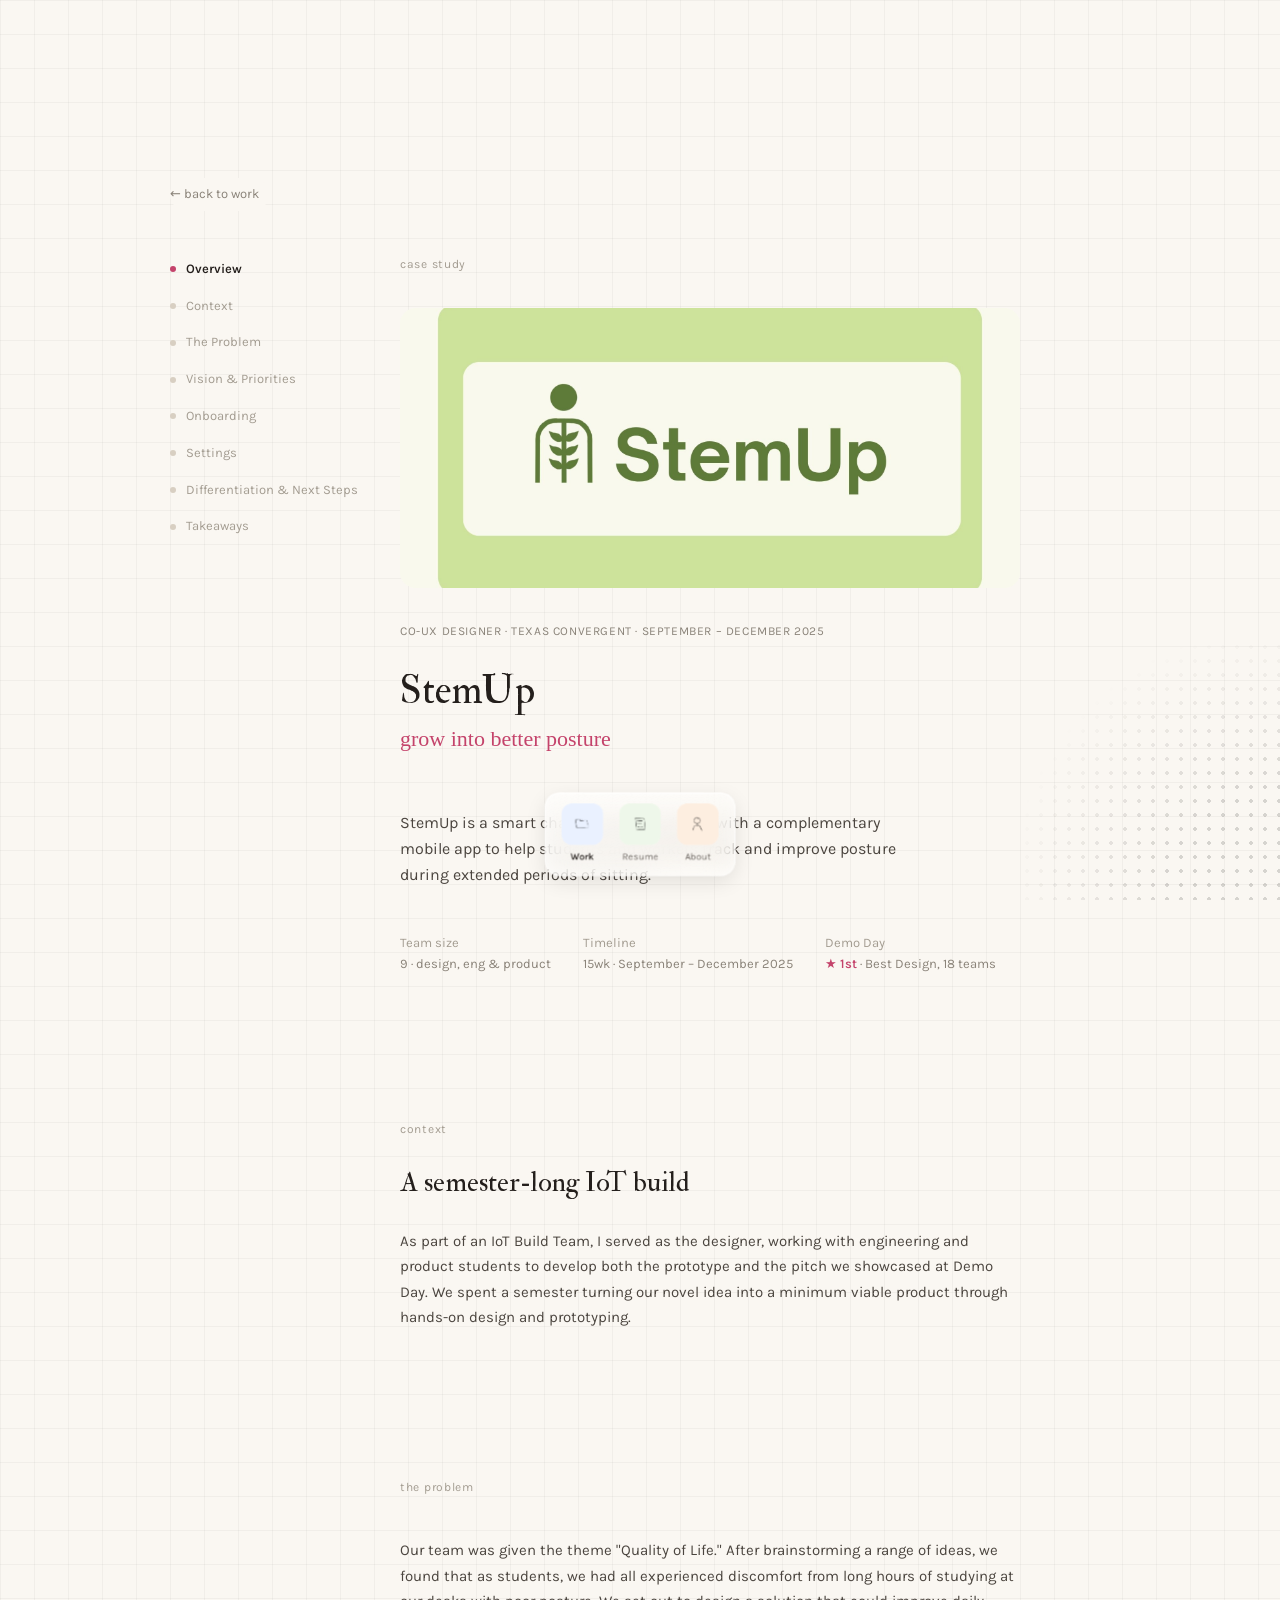
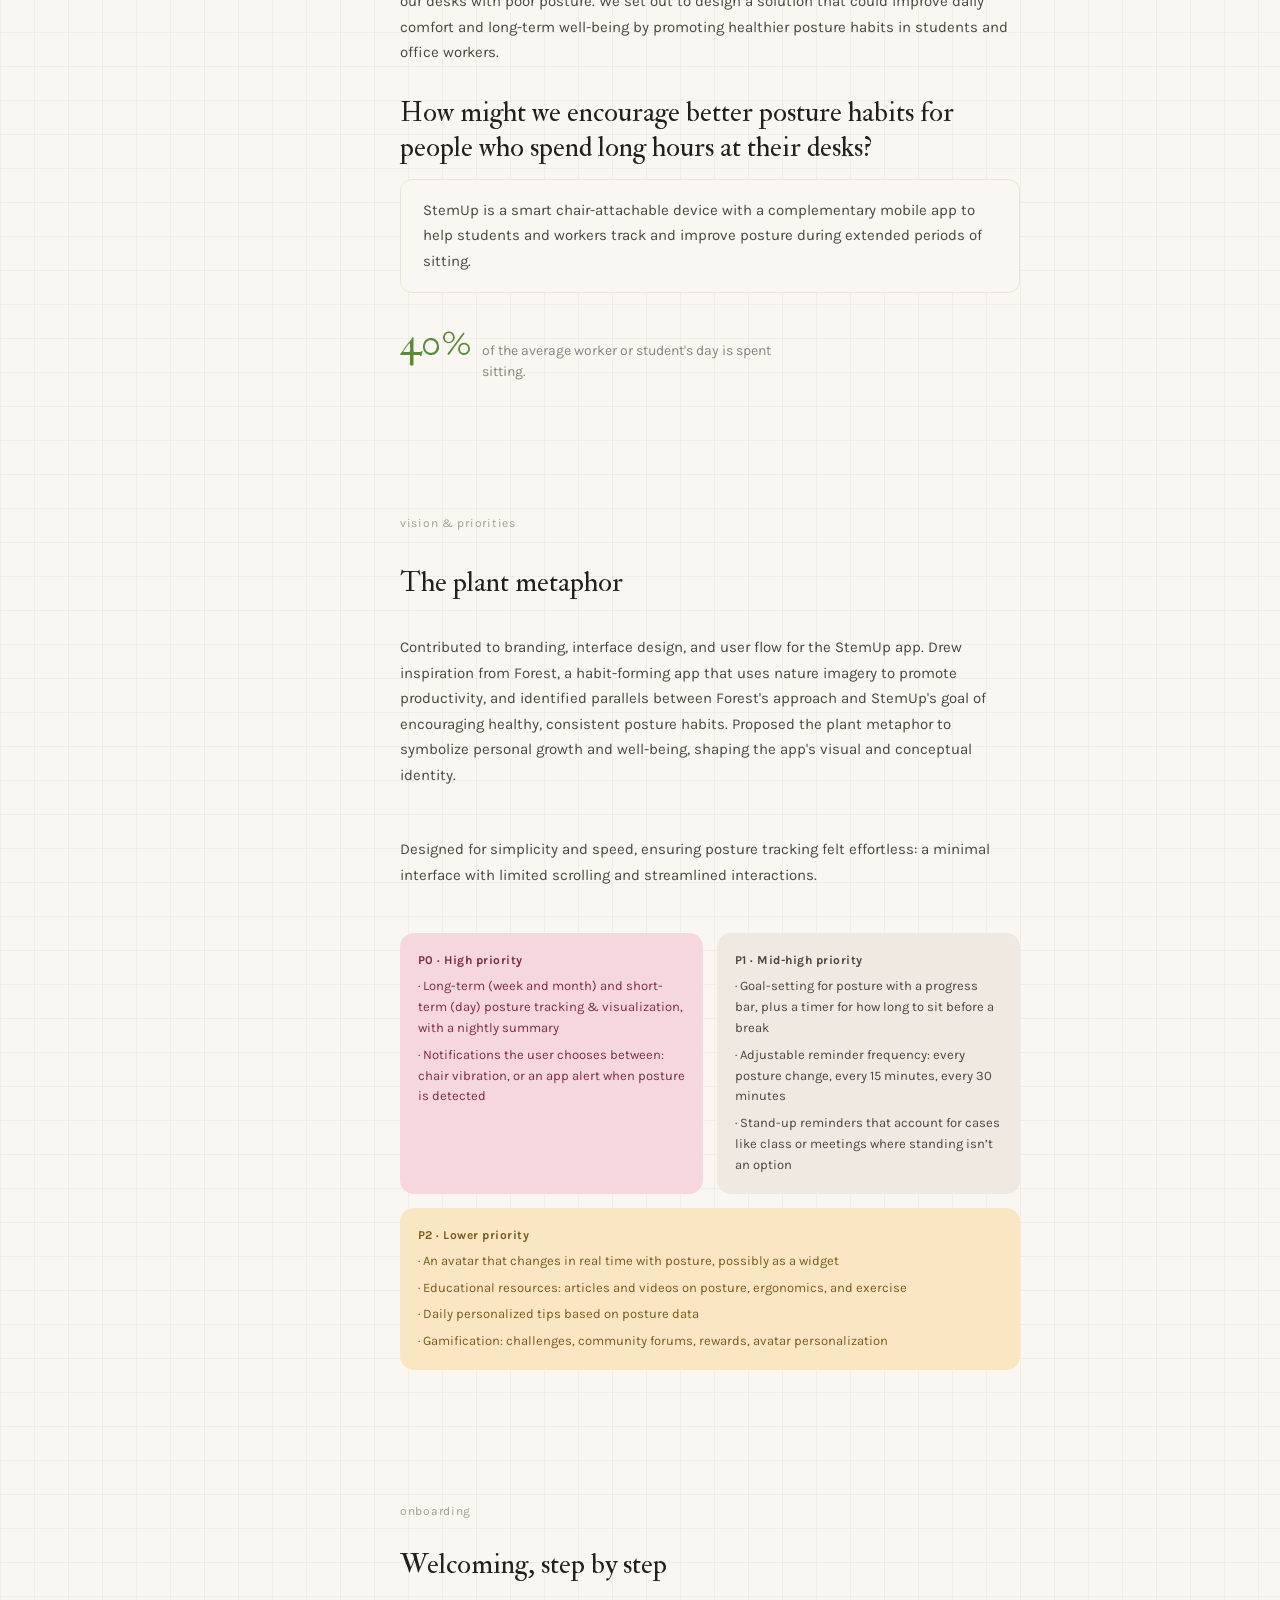
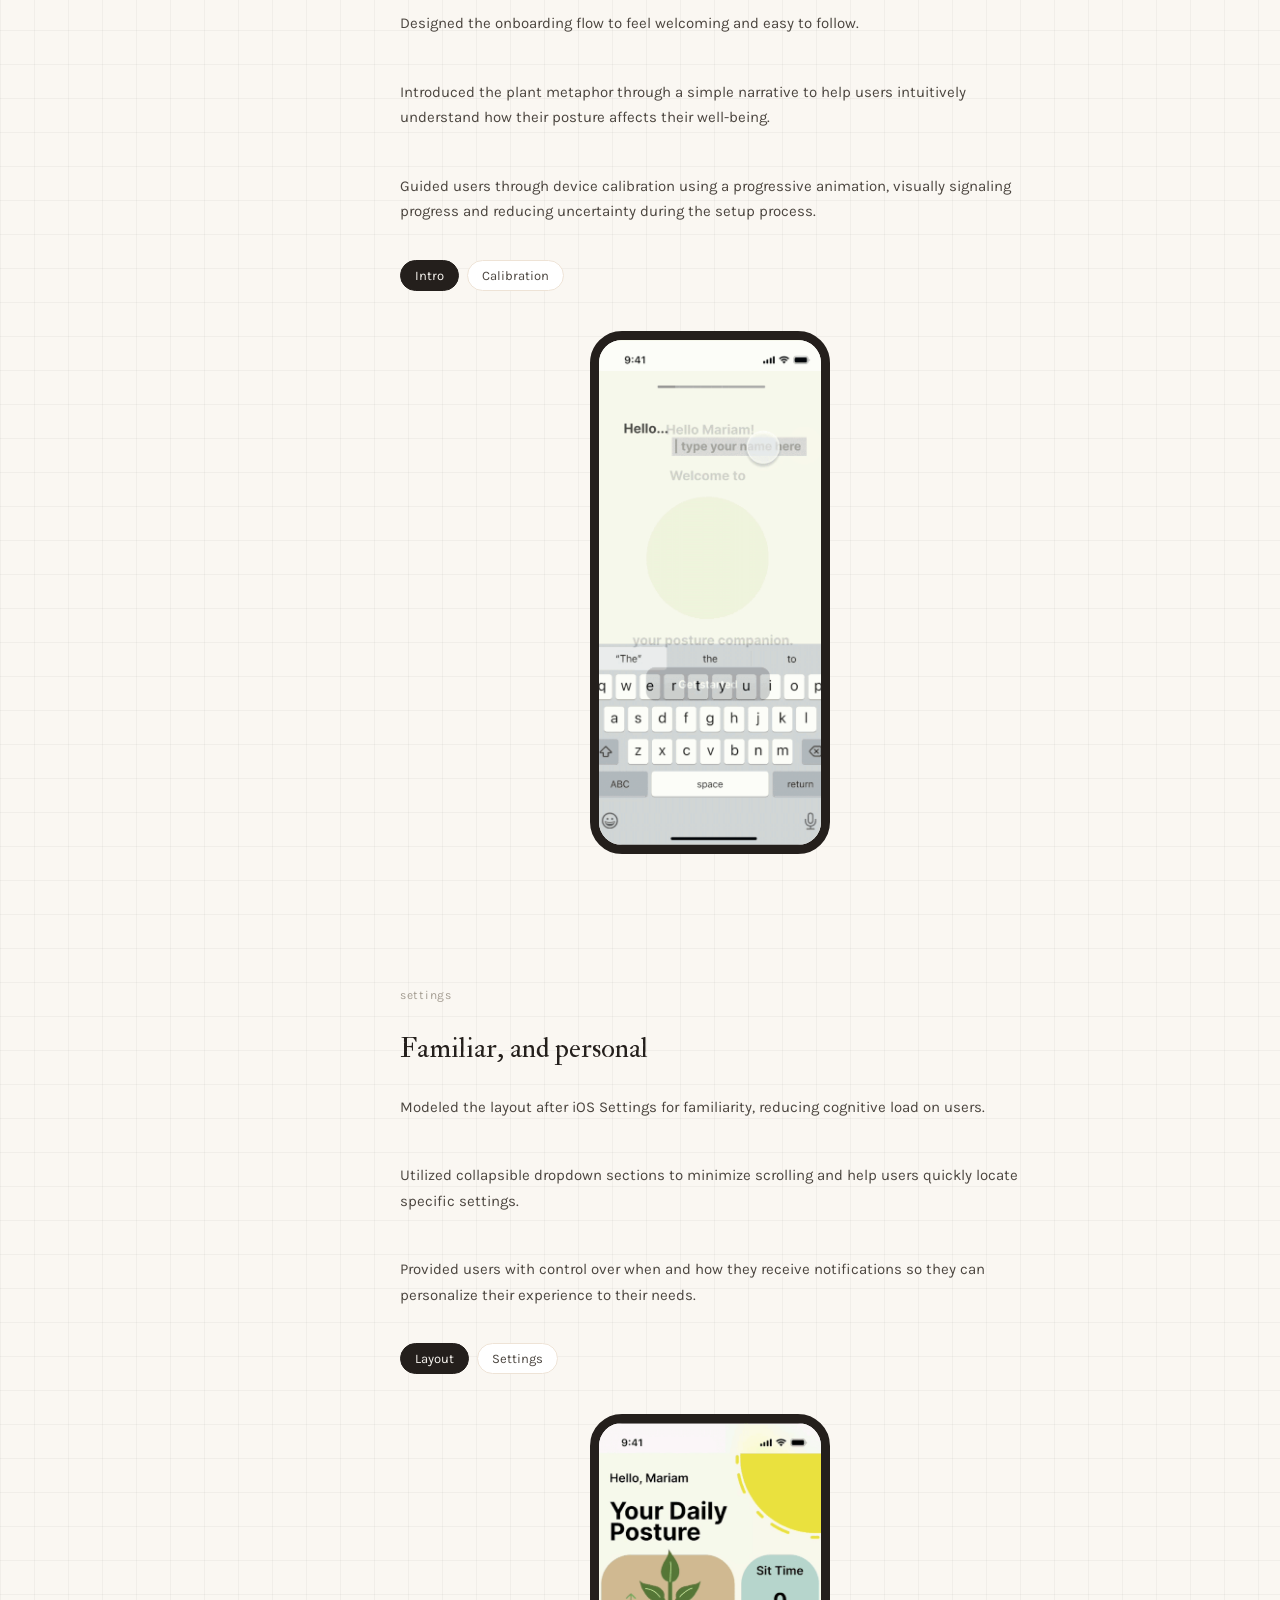
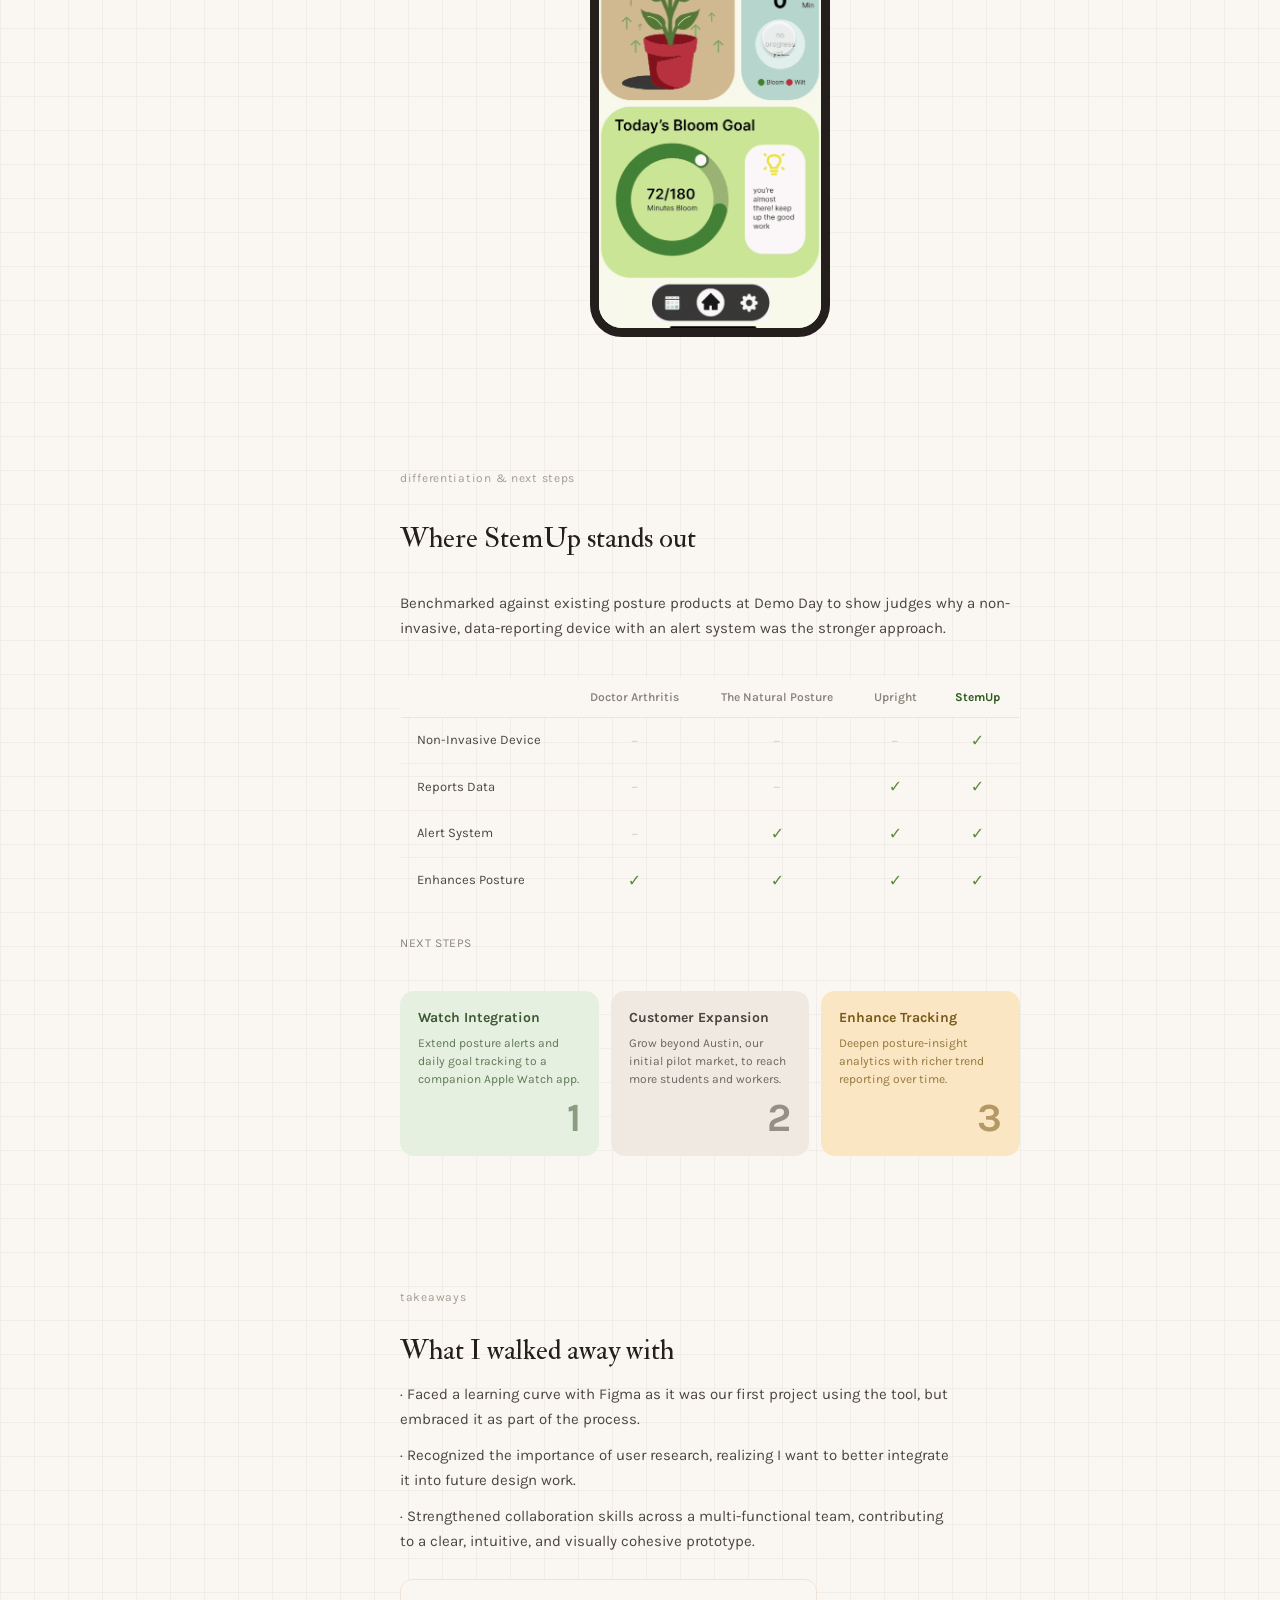
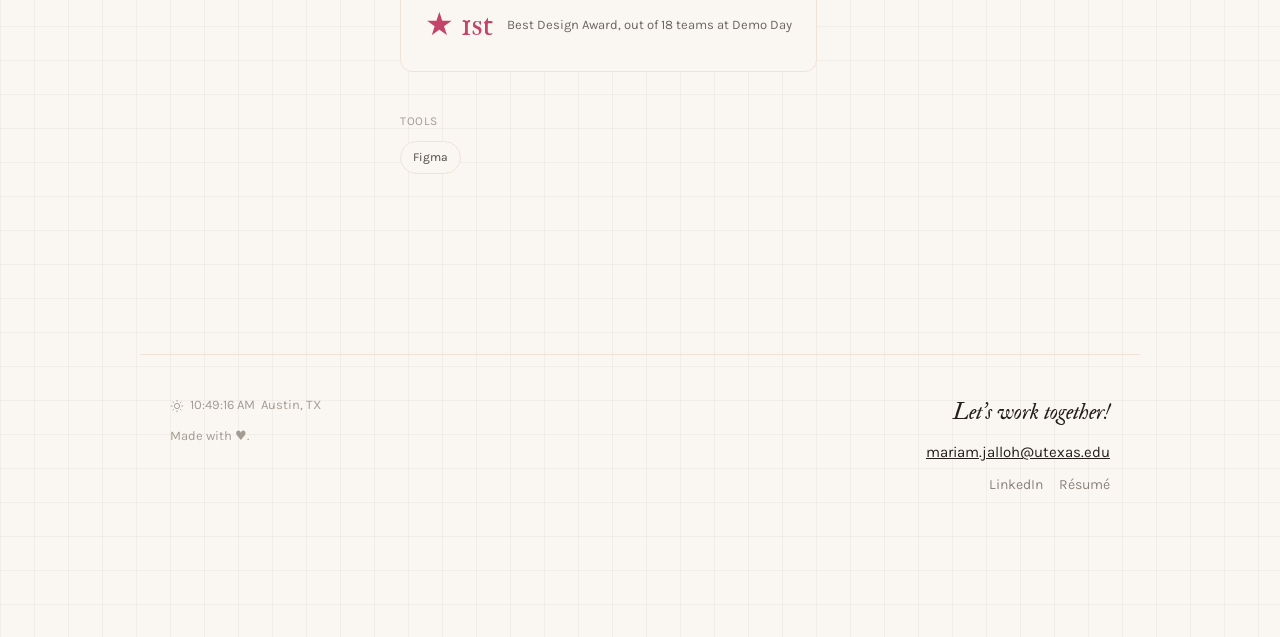
<file: projects/stemup.html>
<!DOCTYPE html>
<html lang="en">
<head>
<meta charset="utf-8">
<meta name="viewport" content="width=device-width, initial-scale=1">
<title>StemUp — Mariam Jalloh</title>
<meta name="description" content="StemUp: a smart chair-attachable device and companion app helping students and workers track and improve posture. Best Design out of 18 teams.">
<link rel="preconnect" href="https://fonts.googleapis.com">
<link rel="preconnect" href="https://fonts.gstatic.com" crossorigin>
<link href="https://fonts.googleapis.com/css2?family=Homemade+Apple&family=IM+Fell+Double+Pica:ital@0;1&family=Karla:ital,wght@0,400;0,500;0,600;0,700;1,400&display=swap" rel="stylesheet">
<link rel="icon" type="image/png" href="../assets/favicon.png">
<link rel="stylesheet" href="../styles.css">
</head>
<body>

<div class="corner-dots" aria-hidden="true"></div>

<main class="page wrap-wide page-head">

  <a class="back-link" href="../index.html#work">← back to work</a>

  <div class="cs">

    <nav class="cs-toc" aria-label="Sections">
      <a href="#overview"><span class="dot"></span>Overview</a>
      <a href="#context"><span class="dot"></span>Context</a>
      <a href="#problem"><span class="dot"></span>The Problem</a>
      <a href="#vision"><span class="dot"></span>Vision &amp; Priorities</a>
      <a href="#onboarding"><span class="dot"></span>Onboarding</a>
      <a href="#settings"><span class="dot"></span>Settings</a>
      <a href="#differentiation"><span class="dot"></span>Differentiation &amp; Next Steps</a>
      <a href="#takeaways"><span class="dot"></span>Takeaways</a>
    </nav>

    <div class="cs-main">

      <section class="cs-section cs-section--overview" id="overview">
        <p class="eyebrow">case study</p>
        <div class="cs-cover cs-cover--crossfade">
          <img src="../assets/stemup-cover-2.jpg" alt="StemUp plant illustration">
          <img src="../assets/stemup-cover-1.jpg" alt="StemUp logo">
        </div>
        <p class="kicker">Co-UX Designer · Texas Convergent · September – December 2025</p>
        <h1 class="cs-title">StemUp</h1>
        <p class="cs-sub">grow into better posture</p>
        <p class="cs-lede">StemUp is a smart chair-attachable device with a complementary mobile app to help students and workers track and improve posture during extended periods of sitting.</p>
        <dl class="cs-facts">
          <div><dt>Team size</dt><dd>9 · design, eng &amp; product</dd></div>
          <div><dt>Timeline</dt><dd>15wk · September – December 2025</dd></div>
          <div><dt>Demo Day</dt><dd><span style="color:#c4436b;font-weight:600;">★ 1st</span> · Best Design, 18 teams</dd></div>
        </dl>
      </section>

      <section class="cs-section" id="context">
        <p class="eyebrow">context</p>
        <h2 class="h-serif-s">A semester-long IoT build</h2>
        <p class="body-text">As part of an IoT Build Team, I served as the designer, working with engineering and product students to develop both the prototype and the pitch we showcased at Demo Day. We spent a semester turning our novel idea into a minimum viable product through hands-on design and prototyping.</p>
      </section>

      <section class="cs-section" id="problem">
        <p class="eyebrow">the problem</p>
        <p class="body-text">Our team was given the theme "Quality of Life." After brainstorming a range of ideas, we found that as students, we had all experienced discomfort from long hours of studying at our desks with poor posture. We set out to design a solution that could improve daily comfort and long-term well-being by promoting healthier posture habits in students and office workers.</p>
        <h2 class="h-serif-s">How might we encourage better posture habits for people who spend long hours at their desks?</h2>
        <div class="note-card">StemUp is a smart chair-attachable device with a complementary mobile app to help students and workers track and improve posture during extended periods of sitting.</div>
        <div class="big-stat">
          <span class="big-stat__num"><span data-count-to="43">43</span>%</span>
          <span class="big-stat__label">of the average worker or student's day is spent sitting.</span>
        </div>
      </section>

      <section class="cs-section cs-section--wide" id="vision">
        <p class="eyebrow">vision &amp; priorities</p>
        <h2 class="h-serif-s">The plant metaphor</h2>
        <p class="body-text">Contributed to branding, interface design, and user flow for the StemUp app. Drew inspiration from Forest, a habit-forming app that uses nature imagery to promote productivity, and identified parallels between Forest's approach and StemUp's goal of encouraging healthy, consistent posture habits. Proposed the plant metaphor to symbolize personal growth and well-being, shaping the app's visual and conceptual identity.</p>
        <p class="body-text">Designed for simplicity and speed, ensuring posture tracking felt effortless: a minimal interface with limited scrolling and streamlined interactions.</p>

        <div class="priority-row">
          <div class="priority priority--p0">
            <div class="priority__level">P0 · High priority</div>
            <div class="priority__item">· Long-term (week and month) and short-term (day) posture tracking &amp; visualization, with a nightly summary</div>
            <div class="priority__item">· Notifications the user chooses between: chair vibration, or an app alert when posture is detected</div>
          </div>
          <div class="priority priority--p1">
            <div class="priority__level">P1 · Mid-high priority</div>
            <div class="priority__item">· Goal-setting for posture with a progress bar, plus a timer for how long to sit before a break</div>
            <div class="priority__item">· Adjustable reminder frequency: every posture change, every 15 minutes, every 30 minutes</div>
            <div class="priority__item">· Stand-up reminders that account for cases like class or meetings where standing isn’t an option</div>
          </div>
          <div class="priority priority--p2">
            <div class="priority__level">P2 · Lower priority</div>
            <div class="priority__item">· An avatar that changes in real time with posture, possibly as a widget</div>
            <div class="priority__item">· Educational resources: articles and videos on posture, ergonomics, and exercise</div>
            <div class="priority__item">· Daily personalized tips based on posture data</div>
            <div class="priority__item">· Gamification: challenges, community forums, rewards, avatar personalization</div>
          </div>
        </div>
      </section>

      <section class="cs-section" id="onboarding">
        <p class="eyebrow">onboarding</p>
        <h2 class="h-serif-s">Welcoming, step by step</h2>
        <p class="body-text">Designed the onboarding flow to feel welcoming and easy to follow.</p>
        <p class="body-text">Introduced the plant metaphor through a simple narrative to help users intuitively understand how their posture affects their well-being.</p>
        <p class="body-text">Guided users through device calibration using a progressive animation, visually signaling progress and reducing uncertainty during the setup process.</p>

        <div class="tab-row" data-tabs role="tablist" aria-label="Onboarding screens" style="margin-top:6px;">
          <button type="button" class="tab tab--outline" role="tab" aria-selected="true" aria-controls="sp-onb-1">Intro</button>
          <button type="button" class="tab tab--outline" role="tab" aria-selected="false" tabindex="-1" aria-controls="sp-onb-2">Calibration</button>
        </div>
        <div class="phone" id="sp-onb-1" role="tabpanel">
          <img src="../assets/stemup-onboarding-intro.gif" alt="Onboarding flow">
        </div>
        <div class="phone" id="sp-onb-2" role="tabpanel" hidden>
          <img src="../assets/stemup-calibration.gif" alt="Calibration animation">
        </div>
      </section>

      <section class="cs-section" id="settings">
        <p class="eyebrow">settings</p>
        <h2 class="h-serif-s">Familiar, and personal</h2>
        <p class="body-text">Modeled the layout after iOS Settings for familiarity, reducing cognitive load on users.</p>
        <p class="body-text">Utilized collapsible dropdown sections to minimize scrolling and help users quickly locate specific settings.</p>
        <p class="body-text">Provided users with control over when and how they receive notifications so they can personalize their experience to their needs.</p>

        <div class="tab-row" data-tabs role="tablist" aria-label="Settings screens" style="margin-top:6px;">
          <button type="button" class="tab tab--outline" role="tab" aria-selected="true" aria-controls="sp-set-1">Layout</button>
          <button type="button" class="tab tab--outline" role="tab" aria-selected="false" tabindex="-1" aria-controls="sp-set-2">Settings</button>
        </div>
        <div class="phone" id="sp-set-1" role="tabpanel">
          <img src="../assets/stemup-home-dashboard.gif" alt="Home dashboard and settings layout">
        </div>
        <div class="phone" id="sp-set-2" role="tabpanel" hidden>
          <img src="../assets/stemup-settings.gif" alt="Notification settings">
        </div>
      </section>

      <section class="cs-section cs-section--wide" id="differentiation">
        <p class="eyebrow">differentiation &amp; next steps</p>
        <h2 class="h-serif-s">Where StemUp stands out</h2>
        <p class="body-text">Benchmarked against existing posture products at Demo Day to show judges why a non-invasive, data-reporting device with an alert system was the stronger approach.</p>

        <table class="compare">
          <thead>
            <tr>
              <th scope="col"><span class="sr-only">Feature</span></th>
              <th scope="col">Doctor Arthritis</th>
              <th scope="col">The Natural Posture</th>
              <th scope="col">Upright</th>
              <th scope="col">StemUp</th>
            </tr>
          </thead>
          <tbody>
            <tr>
              <td>Non-Invasive Device</td>
              <td class="no">–</td><td class="no">–</td><td class="no">–</td><td class="yes">✓</td>
            </tr>
            <tr>
              <td>Reports Data</td>
              <td class="no">–</td><td class="no">–</td><td class="yes">✓</td><td class="yes">✓</td>
            </tr>
            <tr>
              <td>Alert System</td>
              <td class="no">–</td><td class="yes">✓</td><td class="yes">✓</td><td class="yes">✓</td>
            </tr>
            <tr>
              <td>Enhances Posture</td>
              <td class="yes">✓</td><td class="yes">✓</td><td class="yes">✓</td><td class="yes">✓</td>
            </tr>
          </tbody>
        </table>

        <p class="kicker" style="margin-top:10px;">next steps</p>
        <div class="card-row">
          <div class="num-card num-card--sage">
            <div>
              <div class="num-card__title">Watch Integration</div>
              <div class="num-card__desc">Extend posture alerts and daily goal tracking to a companion Apple Watch app.</div>
            </div>
            <div class="num-card__num">1</div>
          </div>
          <div class="num-card num-card--stone">
            <div>
              <div class="num-card__title">Customer Expansion</div>
              <div class="num-card__desc">Grow beyond Austin, our initial pilot market, to reach more students and workers.</div>
            </div>
            <div class="num-card__num">2</div>
          </div>
          <div class="num-card num-card--sand">
            <div>
              <div class="num-card__title">Enhance Tracking</div>
              <div class="num-card__desc">Deepen posture-insight analytics with richer trend reporting over time.</div>
            </div>
            <div class="num-card__num">3</div>
          </div>
        </div>
      </section>

      <section class="cs-section" id="takeaways">
        <p class="eyebrow">takeaways</p>
        <h2 class="h-serif-s">What I walked away with</h2>
        <div class="bullet-list">
          <div>· Faced a learning curve with Figma as it was our first project using the tool, but embraced it as part of the process.</div>
          <div>· Recognized the importance of user research, realizing I want to better integrate it into future design work.</div>
          <div>· Strengthened collaboration skills across a multi-functional team, contributing to a clear, intuitive, and visually cohesive prototype.</div>
        </div>
        <div class="award">
          <div class="award__mark">★ 1st</div>
          <div class="award__text">Best Design Award, out of 18 teams at Demo Day</div>
        </div>
        <div style="margin-top:14px;">
          <p class="eyebrow-up" style="margin-bottom:10px;">Tools</p>
          <div class="tool-pills"><span class="tool-pill">Figma</span></div>
        </div>
      </section>

    </div>
  </div>
</main>

<footer class="site-footer">
  <div class="footer-left">
    <div class="footer-clock">
      <svg data-clock-sun width="14" height="14" viewBox="0 0 24 24" fill="none" stroke="currentColor" stroke-width="1.6" aria-hidden="true">
        <circle cx="12" cy="12" r="4.5"></circle>
        <g class="wx-sun-rays">
          <line x1="12" y1="1.5" x2="12" y2="4.5"></line>
          <line x1="12" y1="19.5" x2="12" y2="22.5"></line>
          <line x1="1.5" y1="12" x2="4.5" y2="12"></line>
          <line x1="19.5" y1="12" x2="22.5" y2="12"></line>
          <line x1="4.5" y1="4.5" x2="6.6" y2="6.6"></line>
          <line x1="17.4" y1="17.4" x2="19.5" y2="19.5"></line>
          <line x1="4.5" y1="19.5" x2="6.6" y2="17.4"></line>
          <line x1="17.4" y1="6.6" x2="19.5" y2="4.5"></line>
        </g>
      </svg>
      <svg data-clock-moon hidden width="14" height="14" viewBox="0 0 24 24" fill="none" stroke="currentColor" stroke-width="1.6" aria-hidden="true">
        <path d="M20 14.5A8.5 8.5 0 1 1 9.5 4a7 7 0 0 0 10.5 10.5z"></path>
      </svg>
      <svg data-weather-cloud hidden width="14" height="14" viewBox="0 0 24 24" fill="none" stroke="currentColor" stroke-width="1.6" aria-hidden="true">
        <path d="M7 18h10.5a3.5 3.5 0 0 0 .5-6.96A5.5 5.5 0 0 0 7.6 9.5 4 4 0 0 0 7 18z"></path>
      </svg>
      <svg data-weather-rain hidden width="14" height="14" viewBox="0 0 24 24" fill="none" stroke="currentColor" stroke-width="1.6" aria-hidden="true">
        <path d="M7 14.5h10a3.2 3.2 0 0 0 .4-6.38A5 5 0 0 0 7.55 6 3.6 3.6 0 0 0 7 14.5z"></path>
        <g class="wx-rain-drops">
          <line x1="8.5" y1="17" x2="7.5" y2="20.5" class="wx-drop wx-drop-1"></line>
          <line x1="12.5" y1="17" x2="11.5" y2="20.5" class="wx-drop wx-drop-2"></line>
          <line x1="16.5" y1="17" x2="15.5" y2="20.5" class="wx-drop wx-drop-3"></line>
        </g>
      </svg>
      <svg data-weather-snow hidden width="14" height="14" viewBox="0 0 24 24" fill="none" stroke="currentColor" stroke-width="1.6" aria-hidden="true">
        <path d="M7 14.5h10a3.2 3.2 0 0 0 .4-6.38A5 5 0 0 0 7.55 6 3.6 3.6 0 0 0 7 14.5z"></path>
        <g class="wx-snow-dots" fill="currentColor" stroke="none">
          <circle cx="8.5" cy="18" r="1" class="wx-dot wx-dot-1"></circle>
          <circle cx="12.5" cy="19.5" r="1" class="wx-dot wx-dot-2"></circle>
          <circle cx="16" cy="18" r="1" class="wx-dot wx-dot-3"></circle>
        </g>
      </svg>
      <span data-clock></span>
      <span>Austin, TX</span>
    </div>
    <div>Made with ♥.</div>
  </div>
  <div class="footer-right">
    <div class="footer-cta">Let's work together!</div>
    <a href="mailto:mariam.jalloh@utexas.edu" style="font-size:15px;">mariam.jalloh@utexas.edu</a>
    <div class="footer-links">
      <a href="https://www.linkedin.com/in/mariam-jalloh-25a253278" target="_blank" rel="noopener">LinkedIn</a>
      <a href="../assets/Mariam_Jalloh_Resume.docx" download>Résumé</a>
    </div>
  </div>
</footer>

<nav class="dock" aria-label="Primary">
  <div class="dock__bar">
    <a class="dock__item" href="../index.html#work" aria-current="page">
      <span class="dock__icon dock__icon--work"><img src="../assets/dock-work.png" alt=""></span>
      <span class="dock__label">Work</span>
    </a>
    <a class="dock__item" href="../resume.html">
      <span class="dock__icon dock__icon--resume"><img src="../assets/dock-resume.png" alt=""></span>
      <span class="dock__label">Resume</span>
    </a>
    <a class="dock__item" href="../about.html">
      <span class="dock__icon dock__icon--about"><img src="../assets/dock-about.png" alt=""></span>
      <span class="dock__label">About</span>
    </a>
  </div>
</nav>

<script src="../script.js"></script>
</body>
</html>
</file>
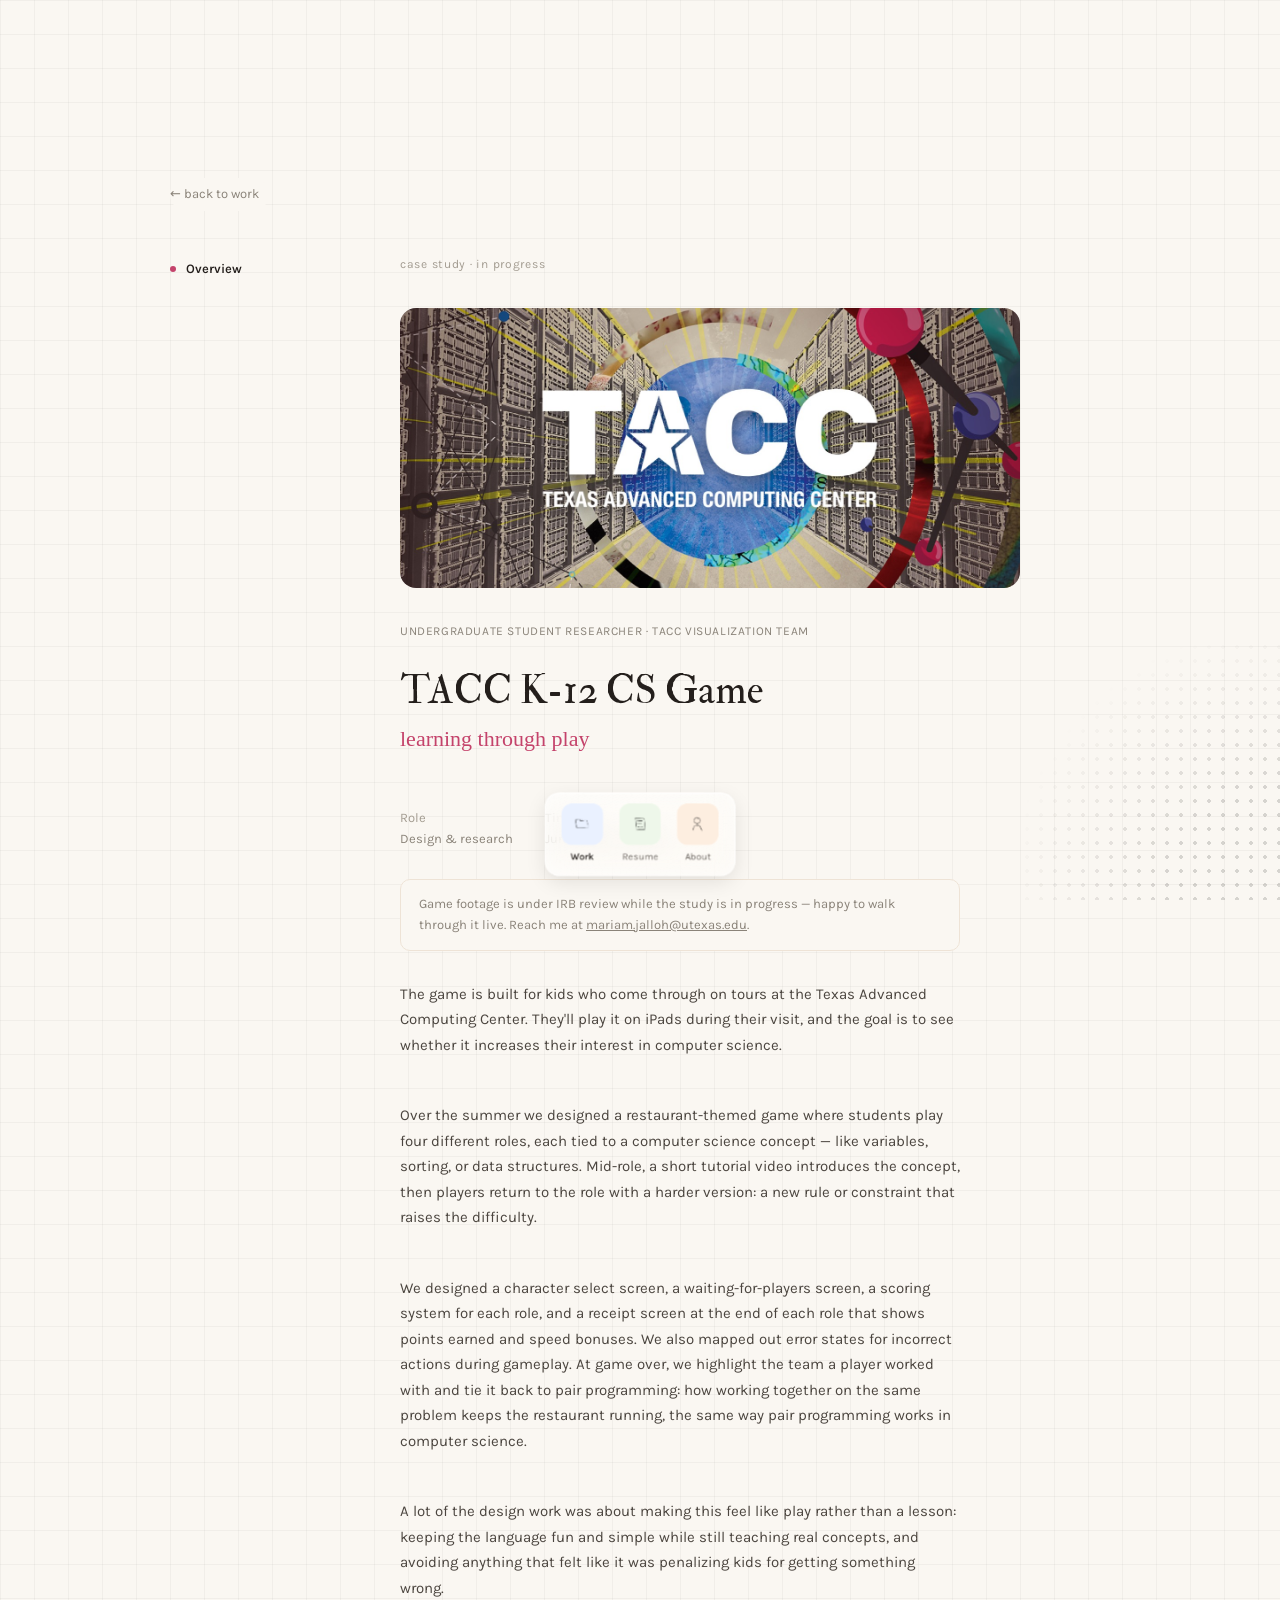
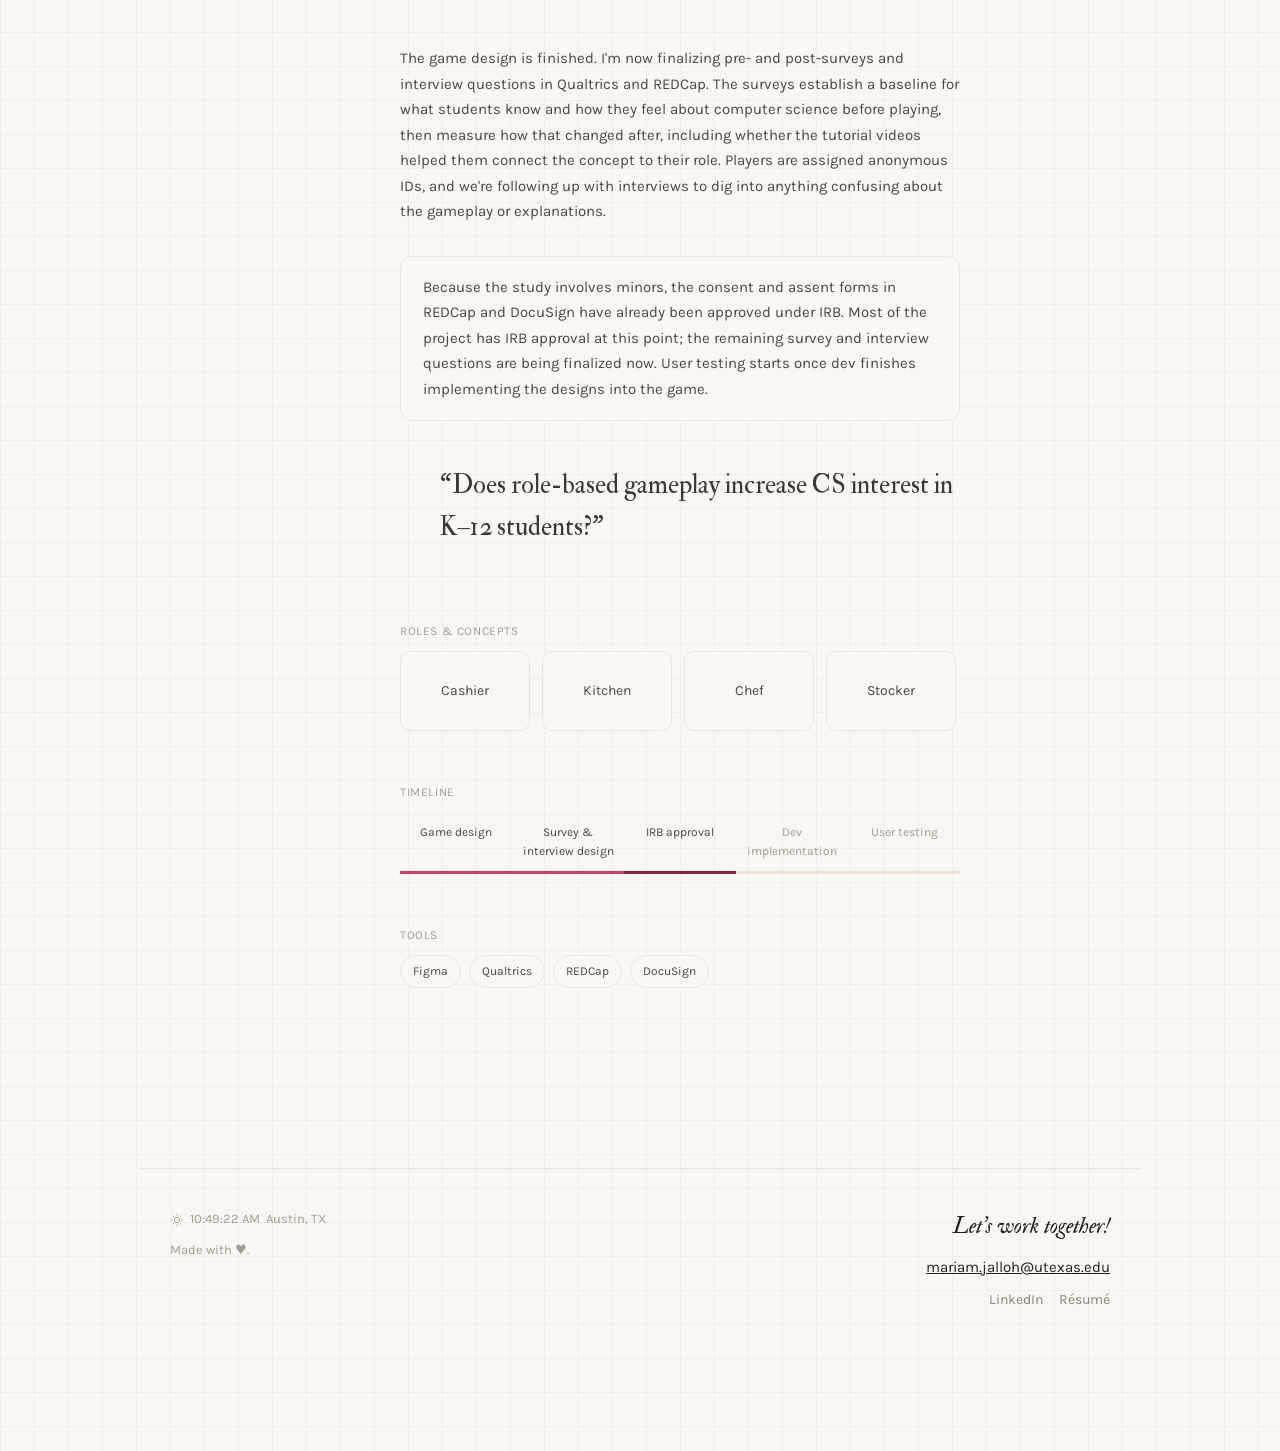
<file: projects/tacc.html>
<!DOCTYPE html>
<html lang="en">
<head>
<meta charset="utf-8">
<meta name="viewport" content="width=device-width, initial-scale=1">
<title>TACC K-12 CS Game — Mariam Jalloh</title>
<meta name="description" content="A role-based restaurant game teaching K-12 students core computer science concepts, designed and studied at the Texas Advanced Computing Center.">
<link rel="preconnect" href="https://fonts.googleapis.com">
<link rel="preconnect" href="https://fonts.gstatic.com" crossorigin>
<link href="https://fonts.googleapis.com/css2?family=Homemade+Apple&family=IM+Fell+Double+Pica:ital@0;1&family=Karla:ital,wght@0,400;0,500;0,600;0,700;1,400&display=swap" rel="stylesheet">
<link rel="icon" type="image/png" href="../assets/favicon.png">
<link rel="stylesheet" href="../styles.css">
</head>
<body>

<div class="corner-dots" aria-hidden="true"></div>

<main class="page wrap-wide page-head">

  <a class="back-link" href="../index.html#work">← back to work</a>

  <div class="cs">

    <nav class="cs-toc" aria-label="Sections">
      <a href="#overview"><span class="dot"></span>Overview</a>
    </nav>

    <div class="cs-main">

      <section class="cs-section cs-section--overview" id="overview">
        <p class="eyebrow">case study · in progress</p>
        <div class="cs-cover">
          <img src="../assets/tacc-social-preview.jpg" alt="Texas Advanced Computing Center">
        </div>
        <p class="kicker">Undergraduate Student Researcher · TACC Visualization Team</p>
        <h1 class="cs-title">TACC K-12 CS Game</h1>
        <p class="cs-sub">learning through play</p>
        <dl class="cs-facts">
          <div><dt>Role</dt><dd>Design &amp; research</dd></div>
          <div><dt>Timeline</dt><dd>June 2026 – Present</dd></div>
        </dl>

        <div class="note-card note-card--quiet" style="max-width:560px;">Game footage is under IRB review while the study is in progress — happy to walk through it live. Reach me at <a href="mailto:mariam.jalloh@utexas.edu" style="text-decoration:underline;">mariam.jalloh@utexas.edu</a>.</div>

        <p class="body-text" style="max-width:560px;">The game is built for kids who come through on tours at the Texas Advanced Computing Center. They'll play it on iPads during their visit, and the goal is to see whether it increases their interest in computer science.</p>
        <p class="body-text" style="max-width:560px;">Over the summer we designed a restaurant-themed game where students play four different roles, each tied to a computer science concept — like variables, sorting, or data structures. Mid-role, a short tutorial video introduces the concept, then players return to the role with a harder version: a new rule or constraint that raises the difficulty.</p>
        <p class="body-text" style="max-width:560px;">We designed a character select screen, a waiting-for-players screen, a scoring system for each role, and a receipt screen at the end of each role that shows points earned and speed bonuses. We also mapped out error states for incorrect actions during gameplay. At game over, we highlight the team a player worked with and tie it back to pair programming: how working together on the same problem keeps the restaurant running, the same way pair programming works in computer science.</p>
        <p class="body-text" style="max-width:560px;">A lot of the design work was about making this feel like play rather than a lesson: keeping the language fun and simple while still teaching real concepts, and avoiding anything that felt like it was penalizing kids for getting something wrong.</p>
        <p class="body-text" style="max-width:560px;">The game design is finished. I'm now finalizing pre- and post-surveys and interview questions in Qualtrics and REDCap. The surveys establish a baseline for what students know and how they feel about computer science before playing, then measure how that changed after, including whether the tutorial videos helped them connect the concept to their role. Players are assigned anonymous IDs, and we're following up with interviews to dig into anything confusing about the gameplay or explanations.</p>

        <div class="note-card" style="max-width:560px;">Because the study involves minors, the consent and assent forms in REDCap and DocuSign have already been approved under IRB. Most of the project has IRB approval at this point; the remaining survey and interview questions are being finalized now. User testing starts once dev finishes implementing the designs into the game.</div>

        <blockquote class="cs-quote">“Does role-based gameplay increase CS interest in K–12 students?”</blockquote>

        <div style="margin-top:20px;">
          <p class="eyebrow-up" style="margin-bottom:10px;">Roles &amp; concepts</p>
          <div class="flip-row">
            <div class="flip" tabindex="0">
              <div class="flip__inner">
                <div class="flip__face flip__face--front">Cashier</div>
                <div class="flip__face flip__face--back">Variables</div>
              </div>
            </div>
            <div class="flip" tabindex="0">
              <div class="flip__inner">
                <div class="flip__face flip__face--front">Kitchen</div>
                <div class="flip__face flip__face--back">Parallelization</div>
              </div>
            </div>
            <div class="flip" tabindex="0">
              <div class="flip__inner">
                <div class="flip__face flip__face--front">Chef</div>
                <div class="flip__face flip__face--back">Data structures</div>
              </div>
            </div>
            <div class="flip" tabindex="0">
              <div class="flip__inner">
                <div class="flip__face flip__face--front">Stocker</div>
                <div class="flip__face flip__face--back">Sorting</div>
              </div>
            </div>
          </div>
        </div>

        <div style="margin-top:24px;">
          <p class="eyebrow-up" style="margin-bottom:10px;">Timeline</p>
          <div class="timeline">
            <div class="done">Game design</div>
            <div class="done">Survey &amp; interview design</div>
            <div class="current">IRB approval</div>
            <div class="todo">Dev implementation</div>
            <div class="todo">User testing</div>
          </div>
        </div>

        <div style="margin-top:24px;">
          <p class="eyebrow-up" style="margin-bottom:10px;">Tools</p>
          <div class="tool-pills">
            <span class="tool-pill">Figma</span>
            <span class="tool-pill">Qualtrics</span>
            <span class="tool-pill">REDCap</span>
            <span class="tool-pill">DocuSign</span>
          </div>
        </div>
      </section>

    </div>
  </div>
</main>

<footer class="site-footer">
  <div class="footer-left">
    <div class="footer-clock">
      <svg data-clock-sun width="14" height="14" viewBox="0 0 24 24" fill="none" stroke="currentColor" stroke-width="1.6" aria-hidden="true">
        <circle cx="12" cy="12" r="4.5"></circle>
        <g class="wx-sun-rays">
          <line x1="12" y1="1.5" x2="12" y2="4.5"></line>
          <line x1="12" y1="19.5" x2="12" y2="22.5"></line>
          <line x1="1.5" y1="12" x2="4.5" y2="12"></line>
          <line x1="19.5" y1="12" x2="22.5" y2="12"></line>
          <line x1="4.5" y1="4.5" x2="6.6" y2="6.6"></line>
          <line x1="17.4" y1="17.4" x2="19.5" y2="19.5"></line>
          <line x1="4.5" y1="19.5" x2="6.6" y2="17.4"></line>
          <line x1="17.4" y1="6.6" x2="19.5" y2="4.5"></line>
        </g>
      </svg>
      <svg data-clock-moon hidden width="14" height="14" viewBox="0 0 24 24" fill="none" stroke="currentColor" stroke-width="1.6" aria-hidden="true">
        <path d="M20 14.5A8.5 8.5 0 1 1 9.5 4a7 7 0 0 0 10.5 10.5z"></path>
      </svg>
      <svg data-weather-cloud hidden width="14" height="14" viewBox="0 0 24 24" fill="none" stroke="currentColor" stroke-width="1.6" aria-hidden="true">
        <path d="M7 18h10.5a3.5 3.5 0 0 0 .5-6.96A5.5 5.5 0 0 0 7.6 9.5 4 4 0 0 0 7 18z"></path>
      </svg>
      <svg data-weather-rain hidden width="14" height="14" viewBox="0 0 24 24" fill="none" stroke="currentColor" stroke-width="1.6" aria-hidden="true">
        <path d="M7 14.5h10a3.2 3.2 0 0 0 .4-6.38A5 5 0 0 0 7.55 6 3.6 3.6 0 0 0 7 14.5z"></path>
        <g class="wx-rain-drops">
          <line x1="8.5" y1="17" x2="7.5" y2="20.5" class="wx-drop wx-drop-1"></line>
          <line x1="12.5" y1="17" x2="11.5" y2="20.5" class="wx-drop wx-drop-2"></line>
          <line x1="16.5" y1="17" x2="15.5" y2="20.5" class="wx-drop wx-drop-3"></line>
        </g>
      </svg>
      <svg data-weather-snow hidden width="14" height="14" viewBox="0 0 24 24" fill="none" stroke="currentColor" stroke-width="1.6" aria-hidden="true">
        <path d="M7 14.5h10a3.2 3.2 0 0 0 .4-6.38A5 5 0 0 0 7.55 6 3.6 3.6 0 0 0 7 14.5z"></path>
        <g class="wx-snow-dots" fill="currentColor" stroke="none">
          <circle cx="8.5" cy="18" r="1" class="wx-dot wx-dot-1"></circle>
          <circle cx="12.5" cy="19.5" r="1" class="wx-dot wx-dot-2"></circle>
          <circle cx="16" cy="18" r="1" class="wx-dot wx-dot-3"></circle>
        </g>
      </svg>
      <span data-clock></span>
      <span>Austin, TX</span>
    </div>
    <div>Made with ♥.</div>
  </div>
  <div class="footer-right">
    <div class="footer-cta">Let's work together!</div>
    <a href="mailto:mariam.jalloh@utexas.edu" style="font-size:15px;">mariam.jalloh@utexas.edu</a>
    <div class="footer-links">
      <a href="https://www.linkedin.com/in/mariam-jalloh-25a253278" target="_blank" rel="noopener">LinkedIn</a>
      <a href="../assets/Mariam_Jalloh_Resume.docx" download>Résumé</a>
    </div>
  </div>
</footer>

<nav class="dock" aria-label="Primary">
  <div class="dock__bar">
    <a class="dock__item" href="../index.html#work" aria-current="page">
      <span class="dock__icon dock__icon--work"><img src="../assets/dock-work.png" alt=""></span>
      <span class="dock__label">Work</span>
    </a>
    <a class="dock__item" href="../resume.html">
      <span class="dock__icon dock__icon--resume"><img src="../assets/dock-resume.png" alt=""></span>
      <span class="dock__label">Resume</span>
    </a>
    <a class="dock__item" href="../about.html">
      <span class="dock__icon dock__icon--about"><img src="../assets/dock-about.png" alt=""></span>
      <span class="dock__label">About</span>
    </a>
  </div>
</nav>

<script src="../script.js"></script>
</body>
</html>
</file>
<file: styles.css>
/* ===========================================================
   Mariam Jalloh — portfolio
   Plain CSS. No framework, no build step.
   =========================================================== */

:root {
  --cream:       #faf7f2;
  --ink:         #241f1c;
  --ink-soft:    #3d3833;
  --muted:       #4b453f;
  --muted-2:     #6b6560;
  --muted-3:     #8a8379;
  --muted-4:     #a39c91;
  --rule:        #eee3d6;
  --rule-2:      #f2ece2;
  --accent:      #c4436b;
  --accent-deep: #8f2249;
  --green:       #5c8a3a;

  --pale-pink:   #f6d7de;
  --pale-rose:   #f2d9e2;
  --pale-stone:  #efe9e2;
  --pale-sand:   #fbe6c4;
  --pale-sage:   #e6f0e1;
  --pale-peach:  #f6e0c8;
  --pale-blue:   #e4ecf6;
  --pale-ice:    #d6e4f0;

  --on-pink:     #7a2c46;
  --on-sand:     #7a5a1c;
  --on-sage:     #3e5a34;

  --serif:  'IM Fell Double Pica', Georgia, 'Times New Roman', serif;
  --script: 'Homemade Apple', 'Brush Script MT', cursive;
  --sans:   'Karla', system-ui, -apple-system, 'Segoe UI', sans-serif;

  --radius:   16px;
  --radius-s: 10px;
}

* { box-sizing: border-box; }

html { scroll-behavior: smooth; }

body {
  margin: 0;
  background: var(--cream);
  color: var(--ink);
  font-family: var(--sans);
  font-size: 16px;
  line-height: 1.6;
  -webkit-font-smoothing: antialiased;
  background-image:
    linear-gradient(#00000009 1px, transparent 1px),
    linear-gradient(90deg, #00000009 1px, transparent 1px);
  background-size: 34px 34px;
  overflow-x: hidden;
}

a { color: var(--ink); }
a:hover { color: var(--accent); }
::selection { background: #f6d0dc; }

img, video { max-width: 100%; }

h1, h2, h3, h4 { font-weight: 400; margin: 0; }

/* --- decorative -------------------------------------------------------- */

.corner-dots {
  position: fixed; bottom: 0; right: 0;
  width: 260px; height: 260px;
  pointer-events: none; z-index: 1;
  background-image: radial-gradient(var(--ink) 1.6px, transparent 1.6px);
  background-size: 14px 14px;
  -webkit-mask-image: radial-gradient(circle at 100% 100%, black 0%, black 30%, transparent 75%);
  mask-image: radial-gradient(circle at 100% 100%, black 0%, black 30%, transparent 75%);
  opacity: .16;
}

.stars-decal {
  position: absolute; top: -10px; left: -14px;
  width: 150px; pointer-events: none; z-index: 3;
}

/* --- shared layout ----------------------------------------------------- */

/* higher than .site-footer's z-index so page content (including anything
   that hangs below its own row, like the peek photos) can never be cut
   off by the footer's own stacking context */
.page { position: relative; z-index: 3; }

.wrap        { max-width: 900px;  margin: 0 auto; padding-left: 30px; padding-right: 30px; }
.wrap-wide   { max-width: 1000px; margin: 0 auto; padding-left: 30px; padding-right: 30px; }
.wrap-narrow { max-width: 760px;  margin: 0 auto; padding-left: 30px; padding-right: 30px; }

.page-head { padding-top: 170px; }

.eyebrow {
  font-size: 12px;
  letter-spacing: .06em;
  color: var(--muted-4);
}

.eyebrow-up {
  font-size: 12px;
  letter-spacing: .05em;
  color: var(--muted-4);
  text-transform: uppercase;
}

.kicker {
  font-size: 12px;
  letter-spacing: .05em;
  color: var(--muted-3);
  text-transform: uppercase;
}

.back-link {
  display: inline-flex; align-items: center; gap: 6px;
  font-size: 13px; color: var(--muted-3);
  text-decoration: none;
  margin: 8px 0 32px;
  position: sticky; top: 16px; z-index: 10;
  background: var(--cream);
  padding: 6px 10px 6px 0;
  border-radius: 999px;
}
.back-link:hover { color: var(--accent); }

.display  { font-family: var(--serif); font-size: 44px; line-height: 1.1; }
.h-serif  { font-family: var(--serif); font-size: 34px; line-height: 1.2; }
.h-serif-s{ font-family: var(--serif); font-size: 28px; line-height: 1.25; }
.script   { font-family: var(--script); color: var(--accent); font-weight: 400; }

.body-text { font-size: 15px; line-height: 1.7; color: var(--muted); }
.body-text + .body-text { margin-top: 14px; }

.note-card {
  background: var(--cream);
  border: 1px solid var(--rule);
  border-radius: 12px;
  padding: 18px 22px;
  font-size: 15px; line-height: 1.7; color: var(--muted);
}
.note-card--quiet { font-size: 13px; line-height: 1.6; color: var(--muted-3); padding: 14px 18px; border-radius: 10px; }
.note-card--quiet a { color: var(--muted-3); }

.sr-only {
  position: absolute; width: 1px; height: 1px;
  padding: 0; margin: -1px; overflow: hidden;
  clip: rect(0 0 0 0); white-space: nowrap; border: 0;
}

.stack   { display: flex; flex-direction: column; }
.gap-14  { gap: 14px; }
.gap-20  { gap: 20px; }

/* --- home hero --------------------------------------------------------- */

.hero {
  min-height: 100vh;
  display: flex; flex-direction: column;
  align-items: center; justify-content: center;
  text-align: center; gap: 14px;
  padding: 40px 20px;
  position: relative; z-index: 2;
}

.hero-hi { font-size: 15px; color: var(--muted-2); }

.hero-name-wrap { position: relative; display: inline-block; }

.hero-name {
  font-family: var(--script);
  font-size: 56px; line-height: 1.15;
  position: relative; z-index: 2;
}

.name-peek {
  position: absolute;
  top: -94px; left: 6px;
  width: 160px; height: 160px;
  z-index: 1; border-radius: 12px; overflow: hidden;
  opacity: 0;
  transform: translateY(16px) rotate(-4deg);
  transition: opacity .25s ease, transform .25s ease;
  pointer-events: none;
}
.name-peek img { width: 100%; height: 100%; object-fit: contain; }
.hero-name-wrap:hover .name-peek { opacity: 1; transform: translateY(0) rotate(-4deg); }

.hero-tagline {
  max-width: 560px;
  font-size: 16px; line-height: 1.6;
  color: var(--muted);
}

.hero-meta { font-size: 14px; color: var(--muted-3); margin-top: 4px; }

.pill {
  position: relative; display: inline-block;
  padding: 2px 10px; border-radius: 999px;
  color: var(--ink);
}

.hookem-peek {
  position: absolute;
  bottom: 4px; left: 50%;
  width: 64px; height: 64px; z-index: 1;
  transform: translateX(-30%) translateY(12px) rotate(8deg);
  opacity: 0;
  transition: opacity .25s ease, transform .25s ease;
  pointer-events: none;
}
.hookem-peek img { width: 100%; height: 100%; object-fit: contain; }
.pill:hover .hookem-peek { opacity: 1; transform: translateX(-30%) translateY(0) rotate(8deg); }

.hero-spot {
  position: absolute;
  width: 150px; height: 130px;
  z-index: 5;
}
.hero-spot--sketch   { top: 30%; left: 10%; }
.hero-spot--snapshot { top: 52%; right: 6%; }
.hero-spot--moment   { top: 52%; left: 6%; }
.hero-spot--friends  { top: 30%; right: 10%; }
.hero-spot::before {
  content: '';
  position: absolute; inset: 0;
  border-radius: 10px;
  border: 1px dashed rgba(0,0,0,.16);
  opacity: .7;
  transition: opacity .25s ease;
  pointer-events: none;
}
.hero-spot::after {
  content: '✦';
  position: absolute; top: -9px; right: -9px;
  font-size: 13px;
  color: var(--accent);
  opacity: .55;
  animation: hero-spot-sparkle 2.6s ease-in-out infinite;
  pointer-events: none;
}
.hero-spot--snapshot::after,
.hero-spot--moment::after { animation-delay: .9s; }
.hero-spot:hover::before,
.hero-spot:hover::after { opacity: 0; }
@keyframes hero-spot-sparkle {
  0%, 100% { opacity: .3; transform: scale(.85) rotate(0deg); }
  50% { opacity: .7; transform: scale(1.15) rotate(10deg); }
}
.hero-spot__media {
  width: 100%; height: 100%;
  border-radius: 10px; overflow: hidden;
  box-shadow: 0 10px 20px rgba(0,0,0,.16);
  opacity: 0;
  transform: scale(.92) rotate(-2deg);
  transition: opacity .25s ease, transform .25s ease;
}
.hero-spot:hover .hero-spot__media { opacity: 1; transform: scale(1) rotate(-2deg); }
.hero-spot__media video,
.hero-spot__media img { width: 100%; height: 100%; object-fit: cover; }
.hero-spot--sketch .hero-spot__media img { object-position: center 15%; }
@media (max-width: 900px) {
  .hero-spot { display: none; }
}

.pill-underline { position: relative; }
.pill-underline::after {
  content: ""; position: absolute;
  left: 10px; bottom: -7px; width: 0; height: 8px;
  background-image: url("data:image/svg+xml,%3Csvg xmlns='http://www.w3.org/2000/svg' width='20' height='8' viewBox='0 0 20 8'%3E%3Cpath d='M0 4 Q5 0 10 4 T20 4' stroke='%23c4436b' stroke-width='1.6' fill='none' stroke-linecap='round'/%3E%3C/svg%3E");
  background-repeat: repeat-x;
  background-size: 20px 8px;
  transition: width .6s ease;
}
.pill-underline:hover::after { width: calc(100% - 20px); }

/* --- project grid ------------------------------------------------------ */

.project-grid {
  display: grid;
  grid-template-columns: repeat(auto-fill, minmax(260px, 1fr));
  gap: 22px;
}

.project-card {
  display: block;
  text-decoration: none; color: inherit;
  background: #fff;
  border: 1px solid var(--rule);
  border-radius: var(--radius);
  overflow: hidden;
  position: relative;
  transition: transform .2s ease, box-shadow .2s ease;
}
.project-card:hover {
  transform: translateY(-4px);
  box-shadow: 0 14px 30px rgba(0,0,0,.10);
  color: inherit;
}

.project-card__media {
  width: 100%; height: 170px;
  display: flex; align-items: center; justify-content: center;
}
.project-card__media img { width: 100%; height: 100%; object-fit: cover; }

.project-card__body { padding: 16px 18px; }
.project-card__title { font-size: 15px; font-weight: 600; }
.project-card__blurb { font-size: 13px; color: var(--muted-3); margin-top: 3px; }

.badge-featured {
  position: absolute; top: 10px; right: 14px;
  font-family: var(--script);
  font-size: 22px; color: var(--accent);
  transform: rotate(-6deg); z-index: 5;
}

.badge-progress {
  position: absolute; top: 12px; left: 14px;
  font-size: 10px; letter-spacing: .06em; text-transform: uppercase;
  color: var(--ink);
  border: 1px solid var(--rule);
  border-radius: 999px;
  padding: 4px 10px;
}

/* --- footer ------------------------------------------------------------ */

.site-footer {
  max-width: 1000px;
  margin: 60px auto 0;
  padding: 40px 30px 140px;
  border-top: 1px solid var(--rule);
  display: flex; justify-content: space-between;
  align-items: flex-start; gap: 24px; flex-wrap: wrap;
  position: relative; z-index: 2;
}
.footer-left  { font-size: 13px; color: var(--muted-4); display: flex; flex-direction: column; gap: 10px; }
.footer-clock { display: flex; align-items: center; gap: 6px; }
.footer-right { display: flex; flex-direction: column; gap: 10px; text-align: right; }
.footer-cta   { font-family: var(--serif); font-size: 22px; font-style: italic; }
.footer-links { display: flex; gap: 16px; font-size: 14px; justify-content: flex-end; }
.footer-links a { color: var(--muted-3); text-decoration: none; }
.footer-links a:hover { text-decoration: underline; color: var(--accent); }

/* --- dock nav ---------------------------------------------------------- */

.dock {
  position: fixed; left: 0; right: 0; bottom: 24px;
  display: flex; justify-content: center;
  z-index: 20; pointer-events: none;
}

.dock__bar {
  display: flex; gap: 22px;
  background: linear-gradient(155deg, #ffffffb0, #ffffff70);
  backdrop-filter: blur(18px) saturate(180%);
  -webkit-backdrop-filter: blur(18px) saturate(180%);
  padding: 14px 22px;
  border-radius: 20px;
  border: 1px solid #ffffffa0;
  box-shadow: 0 8px 28px rgba(0,0,0,.10), inset 0 1px 0 #ffffffcc, inset 0 -6px 14px #ffffff40;
  pointer-events: auto;
  transform: scale(1);
  transform-origin: center bottom;
  transition: transform .25s ease;
  will-change: transform;
}

.dock__item {
  display: flex; flex-direction: column; align-items: center; gap: 6px;
  text-decoration: none; color: var(--muted-2);
}
.dock__icon {
  width: 56px; height: 56px;
  border-radius: 14px;
  display: flex; align-items: center; justify-content: center;
  transition: transform .2s ease;
}
.dock__item:hover .dock__icon { transform: translateY(-3px); }
.dock__icon img { width: 92px; height: 92px; object-fit: contain; }
.dock__icon--work   { background: #eaf1ff; }
.dock__icon--resume { background: #eef7ea; }
.dock__icon--about  { background: #fdeee0; }
.dock__label { font-size: 13px; color: var(--muted-2); }
.dock__item[aria-current="page"] .dock__label { color: var(--ink); font-weight: 600; }

/* shrink once scrolled off the top of the home hero, or on any non-home page —
   a single transform scale instead of animating width/height/padding keeps
   this smooth (compositor-only) instead of forcing layout on every scroll frame */
.dock.is-compact .dock__bar { transform: scale(.74); }

/* --- about page -------------------------------------------------------- */

.about-row {
  display: flex; gap: 60px; flex-wrap: wrap;
  align-items: center; margin-bottom: 90px;
}
.about-row--reverse { flex-wrap: wrap-reverse; justify-content: flex-end; }

.photo-frame {
  position: relative; width: 230px; height: 230px; flex-shrink: 0;
}
.photo-frame__back {
  position: absolute; width: 210px; height: 210px;
  background: #fff; border-radius: 14px;
  box-shadow: 0 6px 14px rgba(0,0,0,.1);
  transition: top .3s cubic-bezier(.2,.8,.2,1), left .3s cubic-bezier(.2,.8,.2,1), transform .3s cubic-bezier(.2,.8,.2,1);
}
.photo-frame__back:nth-child(1) { top: 14px; left: 14px; transform: rotate(4deg); }
.photo-frame__back:nth-child(2) { top: 7px;  left: 7px;  transform: rotate(-3deg); }
.photo-frame:hover .photo-frame__back:nth-child(1) { top: 48px; left: 58px;  transform: rotate(10deg); }
.photo-frame:hover .photo-frame__back:nth-child(2) { top: 28px; left: -54px; transform: rotate(-12deg); }

.photo-frame--flip .photo-frame__back:nth-child(1) { left: -14px; transform: rotate(-4deg); }
.photo-frame--flip .photo-frame__back:nth-child(2) { left: -7px;  transform: rotate(3deg); }
.photo-frame--flip:hover .photo-frame__back:nth-child(1) { left: -58px; transform: rotate(-10deg); }
.photo-frame--flip:hover .photo-frame__back:nth-child(2) { left: 54px;  transform: rotate(12deg); }

.photo-frame__main {
  position: absolute; top: 0; left: 0;
  width: 210px; height: 210px;
  border-radius: 14px; overflow: hidden;
  box-shadow: 0 10px 22px rgba(0,0,0,.16);
}
.photo-frame__main img { width: 100%; height: 100%; object-fit: cover; }

.about-intro-title { font-size: 19px; font-weight: 600; margin-bottom: 14px; }

.media-pair {
  display: flex; justify-content: center; gap: 40px;
  align-items: center; flex-wrap: wrap; margin-bottom: 90px;
}
.media-pair__item {
  width: 230px; height: 700px;
  box-shadow: 0 16px 34px rgba(0,0,0,.22);
  border-radius: 6px; overflow: hidden;
}
.media-pair__item img,
.media-pair__item video { width: 100%; height: 100%; object-fit: cover; }
.media-pair__item:nth-child(1) { transform: rotate(-9deg); }
.media-pair__item:nth-child(2) { transform: rotate(6deg); }

.fav-block + .fav-block { margin-top: 20px; }
.fav-block__label {
  font-size: 13px; font-weight: 700;
  letter-spacing: .04em; margin-bottom: 4px;
}

/* photo caption tiles (placeholders for photos not in the export) */
.caption-tiles {
  display: flex; flex-wrap: wrap; gap: 12px;
}
.caption-tile {
  width: 150px; height: 110px;
  border-radius: var(--radius-s);
  border: 1px dashed #d8cfc2;
  display: flex; align-items: flex-end;
  padding: 10px;
  font-size: 11px; letter-spacing: .04em;
  text-transform: uppercase; color: var(--muted-2);
  line-height: 1.3;
  transition: transform .25s cubic-bezier(.2,.8,.2,1);
}
.caption-tile:hover { transform: translateY(-5px) rotate(-2deg); }
.caption-tile:nth-child(4n+1) { background: var(--pale-peach); transform: rotate(-6deg); }
.caption-tile:nth-child(4n+2) { background: var(--pale-blue);  transform: rotate(3deg); }
.caption-tile:nth-child(4n+3) { background: var(--pale-rose);  transform: rotate(-2deg); }
.caption-tile:nth-child(4n+4) { background: var(--pale-sage);  transform: rotate(6deg); }
.caption-tile:nth-child(4n+1):hover,
.caption-tile:nth-child(4n+2):hover,
.caption-tile:nth-child(4n+3):hover,
.caption-tile:nth-child(4n+4):hover { transform: translateY(-5px) rotate(0deg); }
.caption-tile--photo {
  position: relative; overflow: hidden; border: none; padding: 0;
}
.caption-tile--photo img {
  position: absolute; inset: 0; width: 100%; height: 100%; object-fit: cover;
}
.caption-tile--photo span {
  position: relative; z-index: 1;
  background: rgba(36,31,28,.55); color: #fff;
  padding: 4px 8px; border-radius: 4px;
  margin: 10px;
}

/* ask-me-anything */
.ama {
  max-width: 940px;
  margin: 0 auto;
  background: linear-gradient(160deg, #fbf1e6, #f6dde6);
  border-radius: 28px;
  padding: 48px 56px;
  box-shadow: 0 20px 40px rgba(196,67,107,.1);
}
.ama__head { text-align: center; margin-bottom: 28px; }
.ama__spark { font-size: 22px; color: var(--accent); margin-bottom: 10px; }
.ama__title { font-size: 28px; font-weight: 700; color: var(--ink); }
.ama__chips {
  display: flex; flex-wrap: wrap; gap: 10px;
  justify-content: center; margin-bottom: 22px;
}
.ama__chip {
  background: #fff; border: none;
  border-radius: 999px; padding: 12px 20px;
  font-size: 14px; color: var(--muted);
  cursor: pointer; font-family: inherit;
  box-shadow: 0 4px 10px rgba(0,0,0,.04);
  transition: transform .15s ease, box-shadow .15s ease;
}
.ama__chip:hover { transform: translateY(-2px); box-shadow: 0 8px 16px rgba(0,0,0,.08); }
.ama__q-row { display: flex; justify-content: flex-end; margin-bottom: 10px; }
.ama__q {
  background: var(--rule); color: var(--ink);
  border-radius: 14px 14px 4px 14px;
  padding: 12px 16px; font-size: 14px; max-width: 75%;
}
.ama__a {
  margin-bottom: 18px;
  background: var(--ink); color: var(--cream);
  border-radius: 14px 14px 14px 4px;
  padding: 16px 18px; font-size: 14px; line-height: 1.6; max-width: 85%;
}
.ama__hint {
  display: flex; align-items: center; gap: 10px;
  background: #fff; border-radius: 999px;
  padding: 10px 10px 10px 26px; border: none;
  box-shadow: 0 6px 16px rgba(0,0,0,.05);
  font-size: 15px; color: var(--muted-4);
}
.ama__hint span:first-child { flex: 1; }
.ama__send {
  width: 44px; height: 44px; border-radius: 50%;
  background: var(--accent); flex-shrink: 0;
  display: flex; align-items: center; justify-content: center;
  font-size: 16px; color: #fff;
}
[hidden] { display: none !important; }

/* city favorites */
.tab-row { display: flex; gap: 8px; flex-wrap: wrap; margin-bottom: 16px; }
.tab {
  padding: 8px 16px; border-radius: 999px;
  font-size: 13px; cursor: pointer;
  background: var(--pale-stone); color: var(--muted);
  border: 1px solid transparent; font-family: inherit;
  transition: background .15s ease, color .15s ease;
}
.tab[aria-selected="true"] { background: var(--ink); color: var(--cream); }

.tab--outline { background: #fff; border: 1px solid var(--rule); padding: 7px 14px; }
.tab--outline[aria-selected="true"] { background: var(--ink); color: var(--cream); border-color: var(--ink); }

.fav-list { display: flex; flex-direction: column; gap: 12px; }
.fav-item {
  position: relative;
  display: flex; justify-content: space-between; gap: 20px;
  font-size: 14px;
  border-bottom: 1px solid var(--rule);
  padding-bottom: 10px;
}
.fav-item__name { font-weight: 600; }
.fav-item__loc  { color: var(--muted-3); font-style: italic; }
.fav-item__dish { color: var(--muted); text-align: right; flex-shrink: 0; }
.fav-item__peek {
  /* default: side, for any row that isn't first/last */
  position: absolute; top: 50%; left: 100%;
  margin-left: 16px;
  width: 110px; height: 110px;
  border-radius: 10px; overflow: hidden;
  box-shadow: 0 10px 20px rgba(0,0,0,.18);
  opacity: 0;
  transform: translateY(-50%) translateX(-10px) scale(.94);
  transition: opacity .2s ease, transform .2s ease;
  pointer-events: none;
  z-index: 5;
}
.fav-item__peek img { width: 100%; height: 100%; object-fit: cover; }

/* first row: opens upward */
.fav-list .fav-item:first-child .fav-item__peek {
  top: auto; bottom: 100%; left: auto; right: 0;
  margin-left: 0; margin-bottom: 10px;
  transform: translateY(10px) scale(.94);
}

/* last row: opens downward */
.fav-list .fav-item:last-child .fav-item__peek {
  top: 100%; bottom: auto; left: auto; right: 0;
  margin-left: 0; margin-top: 10px;
  transform: translateY(-10px) scale(.94);
}

@media (hover: hover) and (pointer: fine) {
  .fav-item__dish:hover .fav-item__peek { opacity: 1; transform: translateY(-50%) translateX(0) scale(1); }
  .fav-list .fav-item:first-child .fav-item__dish:hover .fav-item__peek { transform: translateY(0) scale(1); }
  .fav-list .fav-item:last-child .fav-item__dish:hover .fav-item__peek { transform: translateY(0) scale(1); }
}

/* touch devices: tap-to-peek, driven by initFavPeek() in script.js */
.fav-item.is-peeking .fav-item__peek { opacity: 1; transform: translateY(-50%) translateX(0) scale(1); }
.fav-list .fav-item:first-child.is-peeking .fav-item__peek { transform: translateY(0) scale(1); }
.fav-list .fav-item:last-child.is-peeking .fav-item__peek { transform: translateY(0) scale(1); }

/* book carousel */
.shelf { display: flex; align-items: center; gap: 8px; }
.shelf__btn {
  width: 28px; height: 28px; border-radius: 50%;
  border: 1px solid var(--ink); background: transparent;
  display: flex; align-items: center; justify-content: center;
  flex-shrink: 0; font-size: 13px; cursor: pointer;
  color: var(--ink); font-family: inherit;
}
.shelf__btn:hover { background: var(--ink); color: var(--cream); }
.shelf__window { flex: 1 1 auto; min-width: 0; max-width: 354px; overflow: hidden; }
.shelf__track  { display: flex; gap: 12px; transition: transform .3s ease; }
.book { width: 110px; flex-shrink: 0; }
.book__cover {
  width: 110px; height: 150px;
  border-radius: 8px;
  border: 1px dashed #d8cfc2;
  background: var(--pale-stone);
  display: flex; align-items: center; justify-content: center;
  padding: 10px; text-align: center;
  font-family: var(--serif); font-size: 13px; line-height: 1.25;
  color: var(--on-pink);
}
.book:nth-child(6n+1) .book__cover { background: var(--pale-pink); }
.book:nth-child(6n+2) .book__cover { background: var(--pale-sage); color: var(--on-sage); }
.book:nth-child(6n+3) .book__cover { background: var(--pale-blue);  color: #2f4460; }
.book:nth-child(6n+4) .book__cover { background: var(--pale-sand);  color: var(--on-sand); }
.book:nth-child(6n+5) .book__cover { background: var(--pale-rose); }
.book:nth-child(6n+6) .book__cover { background: var(--pale-peach); color: var(--on-sand); }
.book__cover--photo {
  border: none; padding: 0; background: none;
}
.book__cover--photo img {
  width: 100%; height: 100%; object-fit: cover; border-radius: 8px;
  box-shadow: 0 6px 16px rgba(0,0,0,.16);
}
.book__title  { font-size: 11px; font-weight: 600; margin-top: 6px; line-height: 1.3; }
.book__author { font-size: 10px; color: var(--muted-3); margin-top: 2px; }

.about-split {
  display: flex; gap: 40px; flex-wrap: wrap; margin-bottom: 90px;
  align-items: flex-start;
}
.about-split > * { flex: 1; min-width: 280px; }
.shelf-col { flex: 0 0 auto; }

/* --- resume page ------------------------------------------------------- */

.resume-head {
  display: flex; align-items: baseline; justify-content: space-between;
  gap: 20px; margin-bottom: 26px; flex-wrap: wrap;
}
.download-link { font-size: 13px; color: var(--accent); text-decoration: underline; }

.accordion { width: 100%; border-top: 1px solid var(--rule); }

.acc-item { border-bottom: 1px solid var(--rule); }
.acc-trigger {
  width: 100%;
  display: flex; justify-content: space-between; align-items: center;
  gap: 12px; padding: 16px 4px;
  background: none; border: none; cursor: pointer;
  font-family: inherit; text-align: left; color: inherit;
}
.acc-trigger__left { display: flex; gap: 12px; align-items: center; }
.acc-logo {
  width: 34px; height: 34px; border-radius: 8px;
  overflow: hidden; background: #fff; flex-shrink: 0;
  padding: 2px;
}
.acc-logo img { width: 100%; height: 100%; object-fit: contain; }
.acc-initial {
  width: 34px; height: 34px; border-radius: 8px;
  background: var(--ink); color: var(--cream);
  display: flex; align-items: center; justify-content: center;
  font-size: 13px; font-weight: 700; flex-shrink: 0;
}
.acc-title { font-size: 14px; font-weight: 600; }
.acc-dates { font-size: 12px; color: var(--muted-3); }
.acc-plus {
  width: 26px; height: 26px; border-radius: 50%;
  border: 1px solid var(--ink);
  display: flex; align-items: center; justify-content: center;
  font-size: 15px; flex-shrink: 0;
  transition: transform .25s ease;
}
.acc-trigger[aria-expanded="true"] .acc-plus { transform: rotate(45deg); }
.acc-panel { display: grid; grid-template-rows: 0fr; transition: grid-template-rows .3s ease; }
.acc-trigger[aria-expanded="true"] + .acc-panel { grid-template-rows: 1fr; }
.acc-panel > div { overflow: hidden; }
.acc-body { font-size: 14px; color: var(--muted); line-height: 1.6; padding: 16px 4px; }

.proj-entry { border-bottom: 1px solid var(--rule); padding-bottom: 18px; }
.proj-entry + .proj-entry { margin-top: 22px; }
.proj-entry__head { display: flex; justify-content: space-between; gap: 12px; flex-wrap: wrap; }
.proj-entry__title { font-size: 14px; font-weight: 600; }
.proj-entry__dates { font-size: 12px; color: var(--muted-3); }
.proj-entry__org   { font-size: 12px; color: var(--muted-3); font-style: italic; margin-top: 2px; }
.proj-entry__desc  { font-size: 14px; color: var(--muted); line-height: 1.6; margin-top: 8px; }
.proj-entry__link  { font-size: 13px; color: var(--accent); margin-top: 8px; display: inline-block; }

.edu-row { display: flex; align-items: center; gap: 10px; }
.edu-row img { height: 28px; width: auto; }

.skill-pills { display: flex; gap: 8px; flex-wrap: wrap; }
.skill-pill {
  display: flex; align-items: center; gap: 7px;
  background: var(--pale-stone);
  border-radius: 999px;
  padding: 6px 14px 6px 8px;
  font-size: 13px; color: var(--ink);
  user-select: none;
}
.skill-dot {
  width: 20px; height: 20px; border-radius: 50%;
  color: #fff; font-size: 9px; font-weight: 700;
  display: flex; align-items: center; justify-content: center;
  flex-shrink: 0;
}
.skill-logo {
  width: 20px; height: 20px; flex-shrink: 0;
  display: flex; align-items: center; justify-content: center;
}
.skill-logo img { width: 100%; height: 100%; object-fit: contain; }

/* --- case study pages -------------------------------------------------- */

.cs { display: flex; gap: 40px; align-items: flex-start; }

.cs-toc {
  width: 190px; flex-shrink: 0;
  position: sticky; top: 40px;
  padding-top: 8px;
}
.cs-toc a {
  display: flex; align-items: center; gap: 10px;
  padding: 8px 0; text-decoration: none;
  font-size: 13px; color: var(--muted-4);
}
.cs-toc a:hover,
.cs-toc a.is-active { color: var(--ink); font-weight: 600; }
.cs-toc .dot {
  width: 6px; height: 6px; border-radius: 999px;
  background: #d8cfc2; flex-shrink: 0;
}
.cs-toc a:hover .dot,
.cs-toc a.is-active .dot { background: var(--accent); }

.cs-main { flex: 1; min-width: 0; max-width: 620px; padding-bottom: 60px; }

.cs-section { padding: 60px 0; display: flex; flex-direction: column; gap: 14px; }
.cs-section--overview { padding-top: 0; gap: 16px; }
.cs-section--wide { gap: 20px; }

.cs-cover {
  width: 100%; height: 280px;
  border-radius: var(--radius); overflow: hidden; margin: 6px 0;
  position: relative;
}
.cs-cover img {
  width: 100%; height: 100%; object-fit: cover;
  display: block;
}
.cs-cover--crossfade img:nth-child(2) {
  position: absolute; inset: 0;
  animation: coverCrossfade 5s infinite;
}
@keyframes coverCrossfade { 0%,45% { opacity: 1; } 55%,100% { opacity: 0; } }

.cs-title { font-family: var(--serif); font-size: 40px; line-height: 1.1; }
.cs-sub   { font-family: var(--script); font-size: 22px; color: var(--accent); margin-top: -8px; }
.cs-lede  { font-size: 16px; color: var(--muted); max-width: 520px; line-height: 1.6; }

.cs-facts {
  display: flex; gap: 32px; margin-top: 14px;
  font-size: 13px; color: var(--muted-3); flex-wrap: wrap;
}
.cs-facts dt { color: var(--muted-4); }
.cs-facts dd { margin: 0; }
.cs-facts > div { min-width: 0; }

.cs-quote {
  font-family: var(--serif); font-size: 26px;
  margin-top: 28px; max-width: 560px; color: var(--ink-soft);
}

.stat-row { display: flex; gap: 16px; flex-wrap: wrap; }
.stat {
  background: var(--cream); border: 1px solid var(--rule);
  border-radius: 12px; padding: 20px 24px; min-width: 140px;
}
.stat__num   { font-size: 32px; font-family: var(--serif); color: var(--accent); }
.stat__label { font-size: 13px; color: var(--muted-2); margin-top: 4px; }

.big-stat { display: flex; align-items: baseline; gap: 10px; margin-top: 4px; }
.big-stat__num { font-family: var(--serif); font-size: 40px; color: var(--green); }
.big-stat__label { font-size: 14px; color: var(--muted-3); max-width: 320px; line-height: 1.5; }

.priority-row { display: flex; gap: 14px; flex-wrap: wrap; margin-top: 10px; }
.priority {
  flex: 1; min-width: 220px;
  border-radius: 14px; padding: 18px;
}
.priority__level { font-size: 12px; font-weight: 700; letter-spacing: .04em; }
.priority__item  { font-size: 13px; line-height: 1.6; margin-top: 6px; }
.priority--p0 { background: var(--pale-pink);  color: var(--on-pink); }
.priority--p1 { background: var(--pale-stone); color: var(--muted); }
.priority--p2 { background: var(--pale-sand);  color: var(--on-sand); }

.insight-row { display: flex; gap: 16px; flex-wrap: nowrap; height: 190px; margin-top: 10px; }
.insight {
  flex: 1; min-width: 0; overflow: hidden;
  border-radius: 14px; padding: 16px;
  cursor: pointer;
  transition: flex-grow .4s cubic-bezier(.4,0,.2,1);
}
.insight:nth-child(1) { background: #eee7dd; }
.insight:nth-child(2) { background: var(--pale-rose); }
.insight:nth-child(3) { background: #dde3cf; }
.insight__title { font-size: 20px; font-weight: 700; line-height: 1.2; transition: font-size .3s ease; }
.insight__note {
  font-size: 14px; color: var(--muted); margin-top: 6px; line-height: 1.5;
  opacity: 0; white-space: nowrap; overflow: hidden; text-overflow: ellipsis;
  transition: opacity .1s ease;
}

/* expand one card and shrink its neighbors — driven by a JS-toggled
   .is-expanded/.has-expanded pair (tap to expand, tap again to collapse)
   on touch devices. Deliberately not just :hover-gated-by-media, since a
   touch tap can leave a stuck/sticky :hover state on some browsers that
   would otherwise fight the JS toggle on the next tap. */
.insight-row.has-expanded .insight { flex-grow: 1; }
.insight-row.has-expanded .insight.is-expanded { flex-grow: 6; }
.insight-row.has-expanded .insight:not(.is-expanded) .insight__title { font-size: 15px; }
.insight.is-expanded .insight__note {
  opacity: 1; white-space: normal; overflow: visible;
  transition: opacity .3s ease .1s;
}

/* same interaction via pure :hover, only on devices with real hover */
@media (hover: hover) and (pointer: fine) {
  .insight-row:hover .insight { flex-grow: 1; }
  .insight-row .insight:hover { flex-grow: 6; }
  .insight-row:hover .insight:not(:hover) .insight__title { font-size: 15px; }
  .insight:hover .insight__note {
    opacity: 1; white-space: normal; overflow: visible;
    transition: opacity .3s ease .1s;
  }
}

@media (prefers-reduced-motion: reduce) {
  .insight { transition: none; }
}

.card-row { display: flex; gap: 12px; flex-wrap: wrap; margin-top: 6px; }
.num-card {
  flex: 1; min-width: 150px;
  border-radius: 14px; padding: 18px;
  display: flex; flex-direction: column; justify-content: space-between;
  gap: 10px; min-height: 120px;
  transition: transform .2s ease;
}
.num-card:hover { transform: translateY(-4px); }
.num-card__title { font-size: 14px; font-weight: 700; line-height: 1.3; }
.num-card__desc  { font-size: 12px; line-height: 1.5; opacity: .8; margin-top: 6px; }
.num-card__num   { font-size: 40px; font-weight: 700; line-height: 1; text-align: right; opacity: .55; }
.num-card--sage  { background: var(--pale-sage);  color: var(--on-sage); }
.num-card--stone { background: var(--pale-stone); color: var(--muted); }
.num-card--sand  { background: var(--pale-sand);  color: var(--on-sand); }
.num-card--rose  { background: var(--pale-rose);  color: var(--on-pink); }

.compare {
  border: 1px solid var(--rule); border-radius: 12px;
  overflow: hidden; width: 100%; border-collapse: collapse;
}
.compare th, .compare td { padding: 10px 16px; font-size: 13px; }
.compare thead th { background: var(--cream); border-bottom: 1px solid var(--rule); font-weight: 600; color: var(--muted-3); text-align: center; font-size: 12px; }
.compare thead th:first-child { text-align: left; }
.compare thead th:last-child  { color: #2f5c1f; font-weight: 700; }
.compare tbody tr { border-top: 1px solid var(--rule-2); }
.compare tbody td { text-align: center; font-size: 16px; }
.compare tbody td:first-child { text-align: left; font-size: 13px; color: var(--muted); }
.compare .yes { color: var(--green); }
.compare .no  { color: #d8d2c7; }

.phone {
  width: 240px; height: 523px;
  border-radius: 32px; border: 9px solid var(--ink);
  background: #fff; overflow: hidden;
  flex-shrink: 0; margin: 10px auto 0;
  display: flex; align-items: center; justify-content: center;
  text-align: center;
}
.phone img { width: 100%; height: 100%; object-fit: cover; }
.phone__placeholder { font-size: 13px; color: var(--muted-4); line-height: 1.6; padding: 20px; }

.shot-row { display: flex; gap: 16px; flex-wrap: wrap; align-items: flex-start; margin-top: 10px; }
.shot { display: flex; flex-direction: column; gap: 6px; width: 220px; }
.shot--wide { width: 260px; }
.shot__frame { border-radius: var(--radius-s); border: 1px solid var(--rule); overflow: hidden; background: #fff; }
.shot__frame img { width: 100%; display: block; }
.shot__frame--crop { height: 200px; }
.shot__frame--crop img { height: 100%; object-fit: cover; object-position: top; }

/* centered single-slide carousel (case study spec sequences) */
.shot-carousel { margin: 10px auto 0; max-width: 420px; }
.shot-carousel__stage { display: flex; align-items: center; gap: 12px; }
.shot-carousel__nav {
  width: 28px; height: 28px; border-radius: 50%; flex-shrink: 0;
  border: 1px solid var(--ink); background: transparent;
  display: flex; align-items: center; justify-content: center;
  font-size: 13px; cursor: pointer; color: var(--ink); font-family: inherit;
}
.shot-carousel__nav:hover { background: var(--ink); color: var(--cream); }
.shot-carousel__window {
  flex: 1 1 auto; min-width: 0;
  overflow-x: auto; overflow-y: hidden;
  -webkit-overflow-scrolling: touch;
  scrollbar-width: none;
}
.shot-carousel__window::-webkit-scrollbar { display: none; }
.shot-carousel__track { display: flex; }
.shot-carousel__slide {
  flex: 0 0 100%; min-width: 0;
  display: flex; flex-direction: column; align-items: center; gap: 6px;
}
.shot-carousel__frame {
  width: 100%; max-width: 340px;
  border-radius: var(--radius-s); border: 1px solid var(--rule);
  overflow: hidden; background: #fff;
}
.shot-carousel__frame img { width: 100%; display: block; }
.shot-carousel__dots { display: flex; gap: 6px; justify-content: center; margin-top: 12px; }
.shot-carousel__dot {
  width: 6px; height: 6px; border-radius: 999px; padding: 0;
  border: none; background: #d8cfc2; cursor: pointer;
  transition: width .2s ease, background .2s ease;
}
.shot-carousel__dot.is-active { width: 16px; background: var(--accent); }

.figure { margin: 6px 0 0; }
.figure img { width: 100%; border-radius: 12px; border: 1px solid var(--rule); display: block; }
.figure figcaption { font-size: 12px; color: var(--muted-4); margin-top: 6px; }

.bullet-list { display: flex; flex-direction: column; gap: 10px; max-width: 560px; }
.bullet-list div { font-size: 15px; line-height: 1.7; color: var(--muted); }
.acc-body .bullet-list { max-width: none; padding-right: 60px; }

.award {
  background: var(--cream); border: 1px solid var(--rule);
  border-radius: 12px; padding: 20px 24px;
  display: inline-flex; align-items: center; gap: 14px;
  margin-top: 10px; max-width: fit-content;
}
.award__mark { font-size: 32px; font-family: var(--serif); color: var(--accent); }
.award__text { font-size: 13px; color: var(--muted-2); }

.tool-pills { display: flex; gap: 8px; flex-wrap: wrap; }
.tool-pill {
  font-size: 12px; padding: 6px 12px; border-radius: 999px;
  background: var(--cream); border: 1px solid var(--rule); color: var(--muted);
}

.flip-row { display: flex; gap: 12px; flex-wrap: wrap; }
.flip { width: 130px; height: 80px; perspective: 600px; }
.flip__inner {
  position: relative; width: 100%; height: 100%;
  transition: transform .5s cubic-bezier(.2,.8,.2,1);
  transform-style: preserve-3d;
}
.flip:hover .flip__inner, .flip:focus-within .flip__inner { transform: rotateY(180deg); }
.flip__face {
  position: absolute; inset: 0;
  backface-visibility: hidden;
  border: 1px solid var(--rule); border-radius: var(--radius-s);
  display: flex; align-items: center; justify-content: center;
  font-size: 14px; color: var(--muted); text-align: center; padding: 0 8px;
}
.flip__face--front { background: var(--cream); }
.flip__face--back  { transform: rotateY(180deg); font-size: 13px; }
.flip:nth-child(4n+1) .flip__face--back { background: var(--pale-rose); }
.flip:nth-child(4n+2) .flip__face--back { background: #dde3cf; }
.flip:nth-child(4n+3) .flip__face--back { background: var(--pale-peach); }
.flip:nth-child(4n+4) .flip__face--back { background: var(--pale-blue); }

.timeline { display: flex; flex-wrap: wrap; max-width: 560px; }
.timeline > div {
  flex: 1; min-width: 100px; text-align: center;
  padding: 10px 6px; font-size: 12px; color: var(--muted);
  border-bottom: 3px solid var(--rule);
}
.timeline .done    { border-bottom-color: var(--accent); }
.timeline .current { border-bottom-color: var(--accent-deep); }
.timeline .todo    { color: var(--muted-4); }

/* --- responsive -------------------------------------------------------- */

@media (max-width: 820px) {
  .cs { flex-direction: column; gap: 0; }
  .cs-toc {
    position: static; width: 100%;
    display: flex; flex-wrap: wrap; gap: 4px 14px;
    border-bottom: 1px solid var(--rule);
    padding-bottom: 10px; margin-bottom: 10px;
  }
  .cs-main { max-width: 100%; }
  .media-pair__item { height: 420px; }
}

@media (max-width: 680px) {
  .wrap, .wrap-wide, .wrap-narrow { padding-left: 20px; padding-right: 20px; }
  .hero-name { font-size: 40px; }
  .display { font-size: 34px; }
  .h-serif { font-size: 28px; }
  .h-serif-s, .cs-title { font-size: 26px; }
  .cs-title { font-size: 32px; }
  .about-row { gap: 30px; margin-bottom: 60px; }
  .photo-frame { width: 210px; }
  .photo-frame:hover .photo-frame__back,
  .photo-frame--flip:hover .photo-frame__back { top: 14px; left: 10px; }
  .media-pair__item { width: 170px; height: 320px; }
  .site-footer { flex-direction: column; }
  .footer-right { text-align: left; }
  .footer-links { justify-content: flex-start; }
  .dock__bar { gap: 14px; padding: 10px 16px; }
  .dock__icon { width: 46px; height: 46px; }
  .dock__icon img { width: 76px; height: 76px; }
  .dock__label { font-size: 11px; }
  .stars-decal { width: 110px; }
  .compare { display: block; overflow-x: auto; }
  .compare th, .compare td { padding: 8px 6px; font-size: 12px; }
  .compare thead th { font-size: 11px; }
  .compare tbody td:first-child { font-size: 12px; }
  .shot, .shot--wide { width: 100%; }
  .shelf-col { flex: 1 1 auto; min-width: 0; max-width: 100%; }
  .fav-item:not(:first-child):not(:last-child) .fav-item__peek {
    top: 100%; bottom: auto; left: auto; right: 0;
    margin-left: 0; margin-top: 10px;
    transform: translateY(-10px) scale(.94);
  }
  .fav-item:not(:first-child):not(:last-child).is-peeking .fav-item__peek,
  .fav-item:not(:first-child):not(:last-child) .fav-item__dish:hover .fav-item__peek {
    transform: translateY(0) scale(1);
  }
}

@media (prefers-reduced-motion: reduce) {
  * { animation-duration: .01ms !important; transition-duration: .01ms !important; }
  html { scroll-behavior: auto; }
}

/* --- project case-study modal ------------------------------------------ */

html.proj-modal-open { overflow: hidden; }

.proj-modal {
  position: fixed; inset: 0; z-index: 500;
  background: rgba(36, 31, 28, .45);
  -webkit-backdrop-filter: blur(2px); backdrop-filter: blur(2px);
  display: flex; align-items: center; justify-content: center;
  padding: 24px;
}
.proj-modal[hidden] { display: none; }

.proj-modal__window {
  width: 100%; max-width: 960px;
  height: 85vh; max-height: 820px;
  background: var(--cream);
  border-radius: 20px;
  box-shadow: 0 30px 80px rgba(0, 0, 0, .35);
  display: flex; flex-direction: column;
  overflow: hidden;
  transition: max-width .25s ease, height .25s ease, max-height .25s ease;
}

.proj-modal__header {
  display: flex; align-items: center; justify-content: space-between;
  padding: 14px 18px; border-bottom: 1px solid var(--rule);
  flex-shrink: 0;
}
.proj-modal__icon-btn {
  width: 30px; height: 30px; border-radius: 8px;
  border: 1px solid var(--rule); background: none;
  display: flex; align-items: center; justify-content: center;
  font-size: 14px; color: var(--ink); cursor: pointer; line-height: 1;
}
.proj-modal__icon-btn:hover { background: var(--rule-2); }
.proj-modal__label {
  font-size: 12px; color: var(--muted-3); text-align: center;
  flex: 1; padding: 0 12px;
  white-space: nowrap; overflow: hidden; text-overflow: ellipsis;
}

.proj-modal__body {
  flex: 1; overflow-y: auto; padding: 40px 24px 90px;
  -webkit-overflow-scrolling: touch;
}
.proj-modal__body .cs { max-width: 900px; margin: 0 auto; }
.proj-modal__body .cs-toc { top: 0; }

.proj-modal__loading {
  padding: 80px 20px; text-align: center; color: var(--muted-3); font-size: 14px;
}
.proj-modal__loading a { color: var(--accent); }

@media (max-width: 820px) {
  .proj-modal { padding: 0; }
  .proj-modal__window { max-width: 100%; height: 100%; max-height: none; border-radius: 0; }
  .proj-modal__body { padding: 24px 20px 60px; }
  .proj-modal__body .cs { flex-direction: column; gap: 0; }
  .proj-modal__body .cs-toc {
    position: static; display: flex; flex-wrap: nowrap; overflow-x: auto; gap: 16px;
    width: auto; padding: 0 0 16px; margin-bottom: 16px;
    border-bottom: 1px solid var(--rule);
    -webkit-overflow-scrolling: touch;
  }
  .proj-modal__body .cs-main { max-width: 100%; }
  .proj-modal__icon-btn[data-proj-expand] { visibility: hidden; pointer-events: none; }
}

/* glass cursor */
@media (hover: hover) and (pointer: fine) {
  * { cursor: none !important; }
}
.glass-cursor {
  position: fixed; top: 0; left: 0;
  width: 26px; height: 26px;
  border-radius: 50%;
  background: radial-gradient(circle at 32% 28%, rgba(255,255,255,.95), rgba(255,255,255,.7) 55%, rgba(255,255,255,.5) 100%);
  border: 1px solid rgba(255,255,255,.8);
  box-shadow: 0 6px 14px rgba(36,31,28,.14), 0 1px 2px rgba(36,31,28,.08);
  pointer-events: none;
  z-index: 9999;
  opacity: 0;
  transition: opacity .2s ease, width .18s ease, height .18s ease;
  will-change: transform;
}
.glass-cursor.is-visible { opacity: 1; }
.glass-cursor.is-down { width: 20px; height: 20px; }

/* footer weather icon */
.wx-sun-rays {
  transform-origin: 12px 12px;
  animation: wx-sun-pulse 2.2s ease-in-out infinite;
}
@keyframes wx-sun-pulse {
  0%, 100% { transform: scale(.82); opacity: .55; }
  50%      { transform: scale(1.05); opacity: 1; }
}

.wx-drop {
  opacity: 0;
  animation: wx-rain-fall 1.1s linear infinite;
}
.wx-drop-1 { animation-delay: 0s; }
.wx-drop-2 { animation-delay: .25s; }
.wx-drop-3 { animation-delay: .5s; }
@keyframes wx-rain-fall {
  0%   { transform: translateY(-3px); opacity: 0; }
  20%  { opacity: 1; }
  80%  { opacity: 1; }
  100% { transform: translateY(3px); opacity: 0; }
}

.wx-dot {
  opacity: .85;
  animation: wx-snow-drift 3s ease-in-out infinite;
}
.wx-dot-1 { animation-delay: 0s; }
.wx-dot-2 { animation-delay: .7s; }
.wx-dot-3 { animation-delay: 1.4s; }
@keyframes wx-snow-drift {
  0%, 100% { transform: translate(0, -1px); }
  50%      { transform: translate(1.2px, 2px); }
}

@media (prefers-reduced-motion: reduce) {
  .wx-sun-rays, .wx-drop, .wx-dot { animation: none; }
}
</file>
